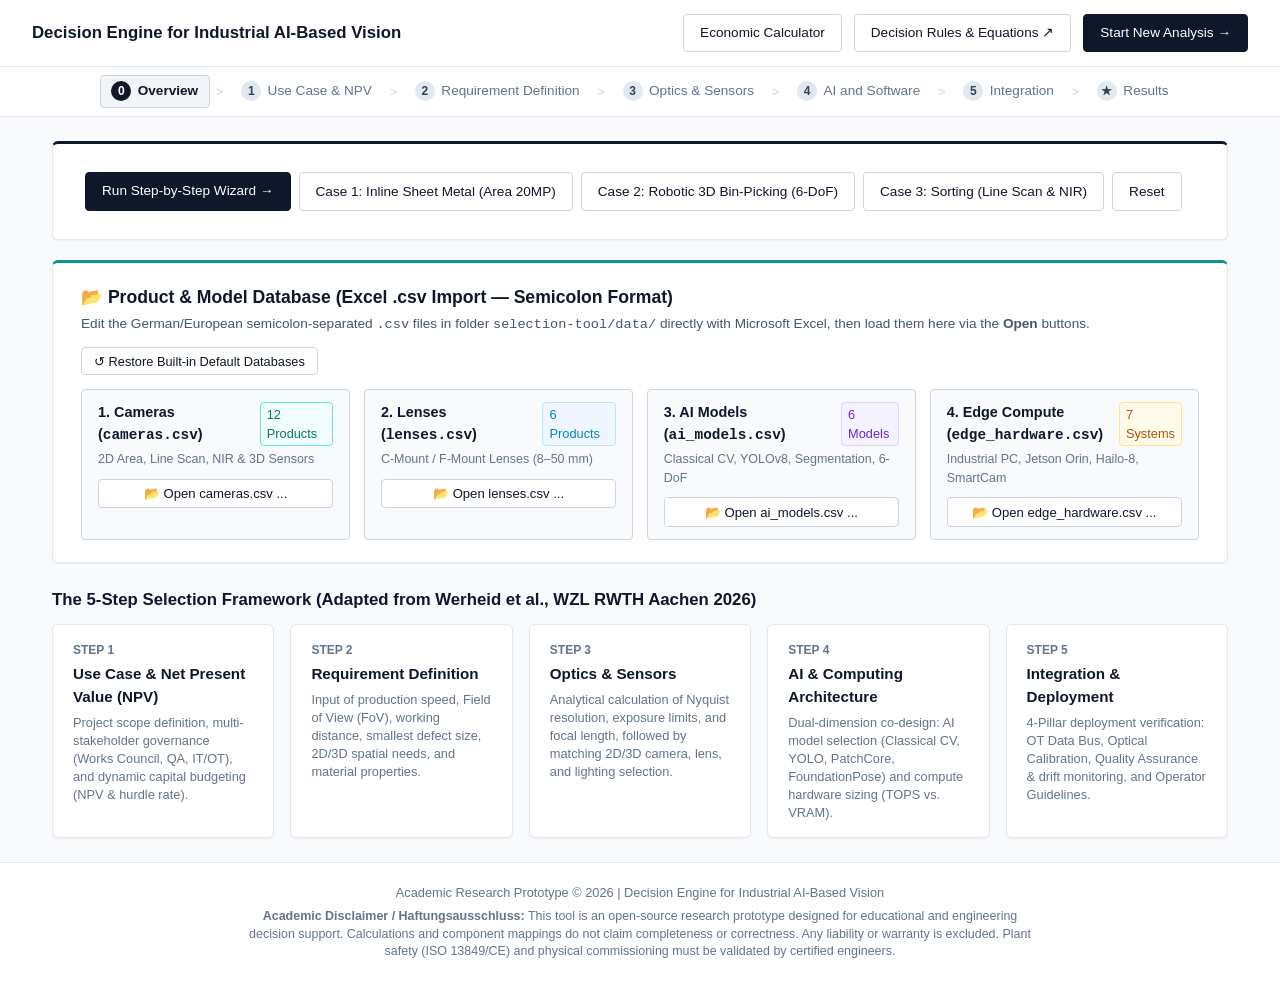
<file: index.html>
<!DOCTYPE html>
<html lang="en">
<head>
  <meta charset="UTF-8">
  <meta name="viewport" content="width=device-width, initial-scale=1.0">
  <title>Decision Engine for Industrial AI-Based Vision</title>
  <link rel="stylesheet" href="css/style.css">
</head>
<body>

  <!-- Top Navigation Header -->
  <header class="top-header">
    <div class="brand-container">
      <div>
        <h1 class="brand-title">Decision Engine for Industrial AI-Based Vision</h1>
      </div>
    </div>
    <div class="header-actions">
      <a href="calculator_economic.html" class="btn btn-secondary">Economic Calculator</a>
      <a href="rules_step2.html" target="_blank" class="btn btn-secondary">Decision Rules &amp; Equations &nearr;</a>
      <a href="step1_use_case.html" class="btn btn-primary">Start New Analysis &rarr;</a>
    </div>
  </header>

  <!-- Step Wizard Bar -->
  <nav class="wizard-nav">
    <div class="step-item active"><span class="step-num">0</span> Overview</div>
    <span class="step-divider">&gt;</span>
    <a href="step1_use_case.html" class="step-item"><span class="step-num">1</span> Use Case &amp; NPV</a>
    <span class="step-divider">&gt;</span>
    <a href="step2_requirements.html" class="step-item"><span class="step-num">2</span> Requirement Definition</a>
    <span class="step-divider">&gt;</span>
    <a href="step3_hardware_optics.html" class="step-item"><span class="step-num">3</span> Optics & Sensors</a>
    <span class="step-divider">&gt;</span>
    <a href="step4_software_ai.html" class="step-item"><span class="step-num">4</span> AI and Software</a>
    <span class="step-divider">&gt;</span>
    <a href="step5_integration.html" class="step-item"><span class="step-num">5</span> Integration</a>
    <span class="step-divider">&gt;</span>
    <a href="results.html" class="step-item"><span class="step-num">★</span> Results</a>
  </nav>

  <!-- Main Hero & Presets Section -->
  <main class="main-wrapper">
    <section class="card" style="padding: 1.75rem 2rem; border-top: 3px solid #0f172a;">


      <!-- Quick Action Buttons -->
      <div style="display: flex; gap: 0.5rem; flex-wrap: wrap;">
        <a href="step1_use_case.html" class="btn btn-primary">
          Run Step-by-Step Wizard &rarr;
        </a>
        <button id="btn-load-case-1" class="btn btn-secondary">
          Case 1: Inline Sheet Metal (Area 20MP)
        </button>
        <button id="btn-load-case-2" class="btn btn-secondary">
          Case 2: Robotic 3D Bin-Picking (6-DoF)
        </button>
        <button id="btn-load-case-3" class="btn btn-secondary">
          Case 3: Sorting (Line Scan &amp; NIR)
        </button>
        <button id="btn-reset" class="btn btn-secondary">
          Reset
        </button>
      </div>
    </section>

    <!-- CSV Database Import Section (European / German Excel Semicolon Format) -->
    <section class="card" style="margin-top: 1.25rem; padding: 1.35rem 1.75rem; border-top: 3px solid #0f9489;">
      <div style="display: flex; justify-content: space-between; align-items: center; flex-wrap: wrap; gap: 0.75rem; margin-bottom: 0.5rem;">
        <div>
          <h3 style="font-size: 1.1rem; font-weight: 700; margin: 0; color: #0f172a;">
            📂 Product &amp; Model Database (Excel .csv Import — Semicolon Format)
          </h3>
          <p style="font-size: 0.85rem; color: #475569; margin: 0.2rem 0 0 0;">
            Edit the German/European semicolon-separated <code>.csv</code> files in folder <code>selection-tool/data/</code> directly with Microsoft Excel, then load them here via the <strong>Open</strong> buttons.
          </p>
        </div>
        <button id="btn-reset-csv" type="button" class="btn btn-secondary" style="font-size: 0.8rem; padding: 0.35rem 0.75rem;">
          ↺ Restore Built-in Default Databases
        </button>
      </div>

      <div style="display: grid; grid-template-columns: repeat(auto-fit, minmax(240px, 1fr)); gap: 0.85rem; margin-top: 0.85rem;">
        
        <!-- 1. Cameras CSV -->
        <div class="stat-box" style="margin-bottom: 0; background: #f8fafc; border: 1px solid #cbd5e1;">
          <div style="display: flex; justify-content: space-between; align-items: center;">
            <strong style="font-size: 0.9rem; color: #0f172a;">1. Cameras (<code>cameras.csv</code>)</strong>
            <span id="badge-count-cameras" class="unit-badge" style="background: #f0fdfa; color: #0d746c; border: 1px solid #5eead4;">11 Products</span>
          </div>
          <div style="font-size: 0.78rem; color: #64748b; margin: 0.25rem 0 0.6rem 0;">
            2D Area, Line Scan, NIR &amp; 3D Sensors
          </div>
          <input type="file" id="file-csv-cameras" accept=".csv" style="display: none;">
          <button type="button" onclick="document.getElementById('file-csv-cameras').click()" class="btn btn-secondary" style="width: 100%; font-size: 0.82rem; padding: 0.4rem;">
            📂 Open cameras.csv ...
          </button>
        </div>

        <!-- 2. Lenses CSV -->
        <div class="stat-box" style="margin-bottom: 0; background: #f8fafc; border: 1px solid #cbd5e1;">
          <div style="display: flex; justify-content: space-between; align-items: center;">
            <strong style="font-size: 0.9rem; color: #0f172a;">2. Lenses (<code>lenses.csv</code>)</strong>
            <span id="badge-count-lenses" class="unit-badge" style="background: #eff6ff; color: #0284c7; border: 1px solid #bae6fd;">6 Products</span>
          </div>
          <div style="font-size: 0.78rem; color: #64748b; margin: 0.25rem 0 0.6rem 0;">
            C-Mount / F-Mount Lenses (8–50 mm)
          </div>
          <input type="file" id="file-csv-lenses" accept=".csv" style="display: none;">
          <button type="button" onclick="document.getElementById('file-csv-lenses').click()" class="btn btn-secondary" style="width: 100%; font-size: 0.82rem; padding: 0.4rem;">
            📂 Open lenses.csv ...
          </button>
        </div>

        <!-- 3. AI Models CSV -->
        <div class="stat-box" style="margin-bottom: 0; background: #f8fafc; border: 1px solid #cbd5e1;">
          <div style="display: flex; justify-content: space-between; align-items: center;">
            <strong style="font-size: 0.9rem; color: #0f172a;">3. AI Models (<code>ai_models.csv</code>)</strong>
            <span id="badge-count-models" class="unit-badge" style="background: #f5f3ff; color: #6d28d9; border: 1px solid #ddd6fe;">5 Models</span>
          </div>
          <div style="font-size: 0.78rem; color: #64748b; margin: 0.25rem 0 0.6rem 0;">
            Classical CV, YOLOv8, Segmentation, 6-DoF
          </div>
          <input type="file" id="file-csv-models" accept=".csv" style="display: none;">
          <button type="button" onclick="document.getElementById('file-csv-models').click()" class="btn btn-secondary" style="width: 100%; font-size: 0.82rem; padding: 0.4rem;">
            📂 Open ai_models.csv ...
          </button>
        </div>

        <!-- 4. Edge Compute CSV -->
        <div class="stat-box" style="margin-bottom: 0; background: #f8fafc; border: 1px solid #cbd5e1;">
          <div style="display: flex; justify-content: space-between; align-items: center;">
            <strong style="font-size: 0.9rem; color: #0f172a;">4. Edge Compute (<code>edge_hardware.csv</code>)</strong>
            <span id="badge-count-hardware" class="unit-badge" style="background: #fffbeb; color: #b45309; border: 1px solid #fde68a;">5 Systems</span>
          </div>
          <div style="font-size: 0.78rem; color: #64748b; margin: 0.25rem 0 0.6rem 0;">
            Industrial PC, Jetson Orin, Hailo-8, SmartCam
          </div>
          <input type="file" id="file-csv-hardware" accept=".csv" style="display: none;">
          <button type="button" onclick="document.getElementById('file-csv-hardware').click()" class="btn btn-secondary" style="width: 100%; font-size: 0.82rem; padding: 0.4rem;">
            📂 Open edge_hardware.csv ...
          </button>
        </div>

      </div>

      <div id="csv-import-status" style="display: none; margin-top: 0.75rem; padding: 0.5rem 0.85rem; background: #dcfce7; color: #15803d; border: 1px solid #86efac; border-radius: 6px; font-size: 0.85rem; font-weight: 600;">
        ✓ CSV file loaded successfully!
      </div>
    </section>

    <!-- Methodology Overview (Werheid et al. 2026 alignment) -->
    <div style="margin-top: 1.5rem;">
      <h3 style="font-size: 1.05rem; font-weight: 600; margin-bottom: 0.75rem; color: #0f172a;">
        The 5-Step Selection Framework (Adapted from Werheid et al., WZL RWTH Aachen 2026)
      </h3>

      <div style="display: grid; grid-template-columns: repeat(auto-fit, minmax(210px, 1fr)); gap: 1rem;">
        
        <div class="card" style="margin-bottom: 0; padding: 1rem 1.25rem;">
          <div style="color: #64748b; font-weight: 600; font-size: 0.75rem; margin-bottom: 0.25rem;">STEP 1</div>
          <h4 style="font-size: 0.95rem; font-weight: 600; margin-bottom: 0.35rem;">Use Case &amp; Net Present Value (NPV)</h4>
          <p style="font-size: 0.8rem; color: #64748b; line-height: 1.4;">
            Project scope definition, multi-stakeholder governance (Works Council, QA, IT/OT), and dynamic capital budgeting (NPV &amp; hurdle rate).
          </p>
        </div>

        <div class="card" style="margin-bottom: 0; padding: 1rem 1.25rem;">
          <div style="color: #64748b; font-weight: 600; font-size: 0.75rem; margin-bottom: 0.25rem;">STEP 2</div>
          <h4 style="font-size: 0.95rem; font-weight: 600; margin-bottom: 0.35rem;">Requirement Definition</h4>
          <p style="font-size: 0.8rem; color: #64748b; line-height: 1.4;">
            Input of production speed, Field of View (FoV), working distance, smallest defect size, 2D/3D spatial needs, and material properties.
          </p>
        </div>

        <div class="card" style="margin-bottom: 0; padding: 1rem 1.25rem;">
          <div style="color: #64748b; font-weight: 600; font-size: 0.75rem; margin-bottom: 0.25rem;">STEP 3</div>
          <h4 style="font-size: 0.95rem; font-weight: 600; margin-bottom: 0.35rem;">Optics &amp; Sensors</h4>
          <p style="font-size: 0.8rem; color: #64748b; line-height: 1.4;">
            Analytical calculation of Nyquist resolution, exposure limits, and focal length, followed by matching 2D/3D camera, lens, and lighting selection.
          </p>
        </div>

        <div class="card" style="margin-bottom: 0; padding: 1rem 1.25rem;">
          <div style="color: #64748b; font-weight: 600; font-size: 0.75rem; margin-bottom: 0.25rem;">STEP 4</div>
          <h4 style="font-size: 0.95rem; font-weight: 600; margin-bottom: 0.35rem;">AI &amp; Computing Architecture</h4>
          <p style="font-size: 0.8rem; color: #64748b; line-height: 1.4;">
            Dual-dimension co-design: AI model selection (Classical CV, YOLO, PatchCore, FoundationPose) and compute hardware sizing (TOPS vs. VRAM).
          </p>
        </div>

        <div class="card" style="margin-bottom: 0; padding: 1rem 1.25rem;">
          <div style="color: #64748b; font-weight: 600; font-size: 0.75rem; margin-bottom: 0.25rem;">STEP 5</div>
          <h4 style="font-size: 0.95rem; font-weight: 600; margin-bottom: 0.35rem;">Integration &amp; Deployment</h4>
          <p style="font-size: 0.8rem; color: #64748b; line-height: 1.4;">
            4-Pillar deployment verification: OT Data Bus, Optical Calibration, Quality Assurance &amp; drift monitoring, and Operator Guidelines.
          </p>
        </div>

      </div>
    </div>
  </main>

  <footer>
    <p>Academic Research Prototype &copy; 2026 | Decision Engine for Industrial AI-Based Vision</p>
    <p style="font-size: 0.78rem; color: #64748b; margin-top: 0.35rem; max-width: 800px; margin-left: auto; margin-right: auto; line-height: 1.4;">
      <strong>Academic Disclaimer / Haftungsausschluss:</strong> This tool is an open-source research prototype designed for educational and engineering decision support. 
      Calculations and component mappings do not claim completeness or correctness. Any liability or warranty is excluded. 
      Plant safety (ISO 13849/CE) and physical commissioning must be validated by certified engineers.
    </p>
  </footer>

  <script src="js/data/cameras.js"></script>
  <script src="js/data/models.js"></script>
  <script src="js/data/hardware.js"></script>
  <script src="js/engine/optics.js"></script>
  <script src="js/engine/latency.js"></script>
  <script src="js/engine/mcdm.js"></script>
  <script src="js/app.js"></script>

  <script>
    document.getElementById("btn-load-case-1").addEventListener("click", () => {
      AppState.loadPresetCase1();
      window.location.href = "step1_use_case.html";
    });

    document.getElementById("btn-load-case-2").addEventListener("click", () => {
      AppState.loadPresetCase2();
      window.location.href = "step1_use_case.html";
    });

    document.getElementById("btn-load-case-3").addEventListener("click", () => {
      AppState.loadPresetCase3();
      window.location.href = "step1_use_case.html";
    });

    document.getElementById("btn-reset").addEventListener("click", () => {
      if (confirm("Reset configuration to default values?")) {
        AppState.reset();
        location.reload();
      }
    });

    // CSV Database Import Handlers on Start Page
    const elStatus = document.getElementById("csv-import-status");
    function showCsvStatus(msg) {
      elStatus.textContent = msg;
      elStatus.style.display = "block";
      updateCatalogBadges();
    }

    function updateCatalogBadges() {
      const camCount = (typeof CAMERA_CATALOG !== "undefined") ? CAMERA_CATALOG.length : 11;
      const isCustomCam = !!localStorage.getItem(CSVDatabase.KEYS.CAMERAS);
      document.getElementById("badge-count-cameras").textContent = `${camCount} Products${isCustomCam ? ' (CSV Loaded)' : ''}`;

      const savedLenses = localStorage.getItem(CSVDatabase.KEYS.LENSES);
      const lensCount = savedLenses ? JSON.parse(savedLenses).length : 6;
      document.getElementById("badge-count-lenses").textContent = `${lensCount} Products${savedLenses ? ' (CSV Loaded)' : ''}`;

      const modelCount = (typeof MODEL_CATALOG !== "undefined") ? MODEL_CATALOG.length : 5;
      const isCustomMod = !!localStorage.getItem(CSVDatabase.KEYS.MODELS);
      document.getElementById("badge-count-models").textContent = `${modelCount} Models${isCustomMod ? ' (CSV Loaded)' : ''}`;

      const hwCount = (typeof HARDWARE_CATALOG !== "undefined") ? HARDWARE_CATALOG.length : 5;
      const isCustomHw = !!localStorage.getItem(CSVDatabase.KEYS.HARDWARE);
      document.getElementById("badge-count-hardware").textContent = `${hwCount} Systems${isCustomHw ? ' (CSV Loaded)' : ''}`;
    }

    function bindCsvFileInput(inputId, importFn, label) {
      const inputEl = document.getElementById(inputId);
      if (!inputEl) return;
      inputEl.addEventListener("change", (evt) => {
        const file = evt.target.files[0];
        if (!file) return;
        const reader = new FileReader();
        reader.onload = (e) => {
          const items = importFn.call(CSVDatabase, e.target.result);
          showCsvStatus(`✓ Loaded ${items.length} entries from "${file.name}" (${label}) into browser session!`);
        };
        reader.readAsText(file, "UTF-8");
      });
    }

    bindCsvFileInput("file-csv-cameras", CSVDatabase.importCamerasCSV, "Cameras");
    bindCsvFileInput("file-csv-lenses", CSVDatabase.importLensesCSV, "Lenses");
    bindCsvFileInput("file-csv-models", CSVDatabase.importModelsCSV, "AI Models");
    bindCsvFileInput("file-csv-hardware", CSVDatabase.importHardwareCSV, "Edge Hardware");

    document.getElementById("btn-reset-csv").addEventListener("click", () => {
      CSVDatabase.resetAllCustomCSV();
      location.reload();
    });

    updateCatalogBadges();
  </script>
</body>
</html>
</file>
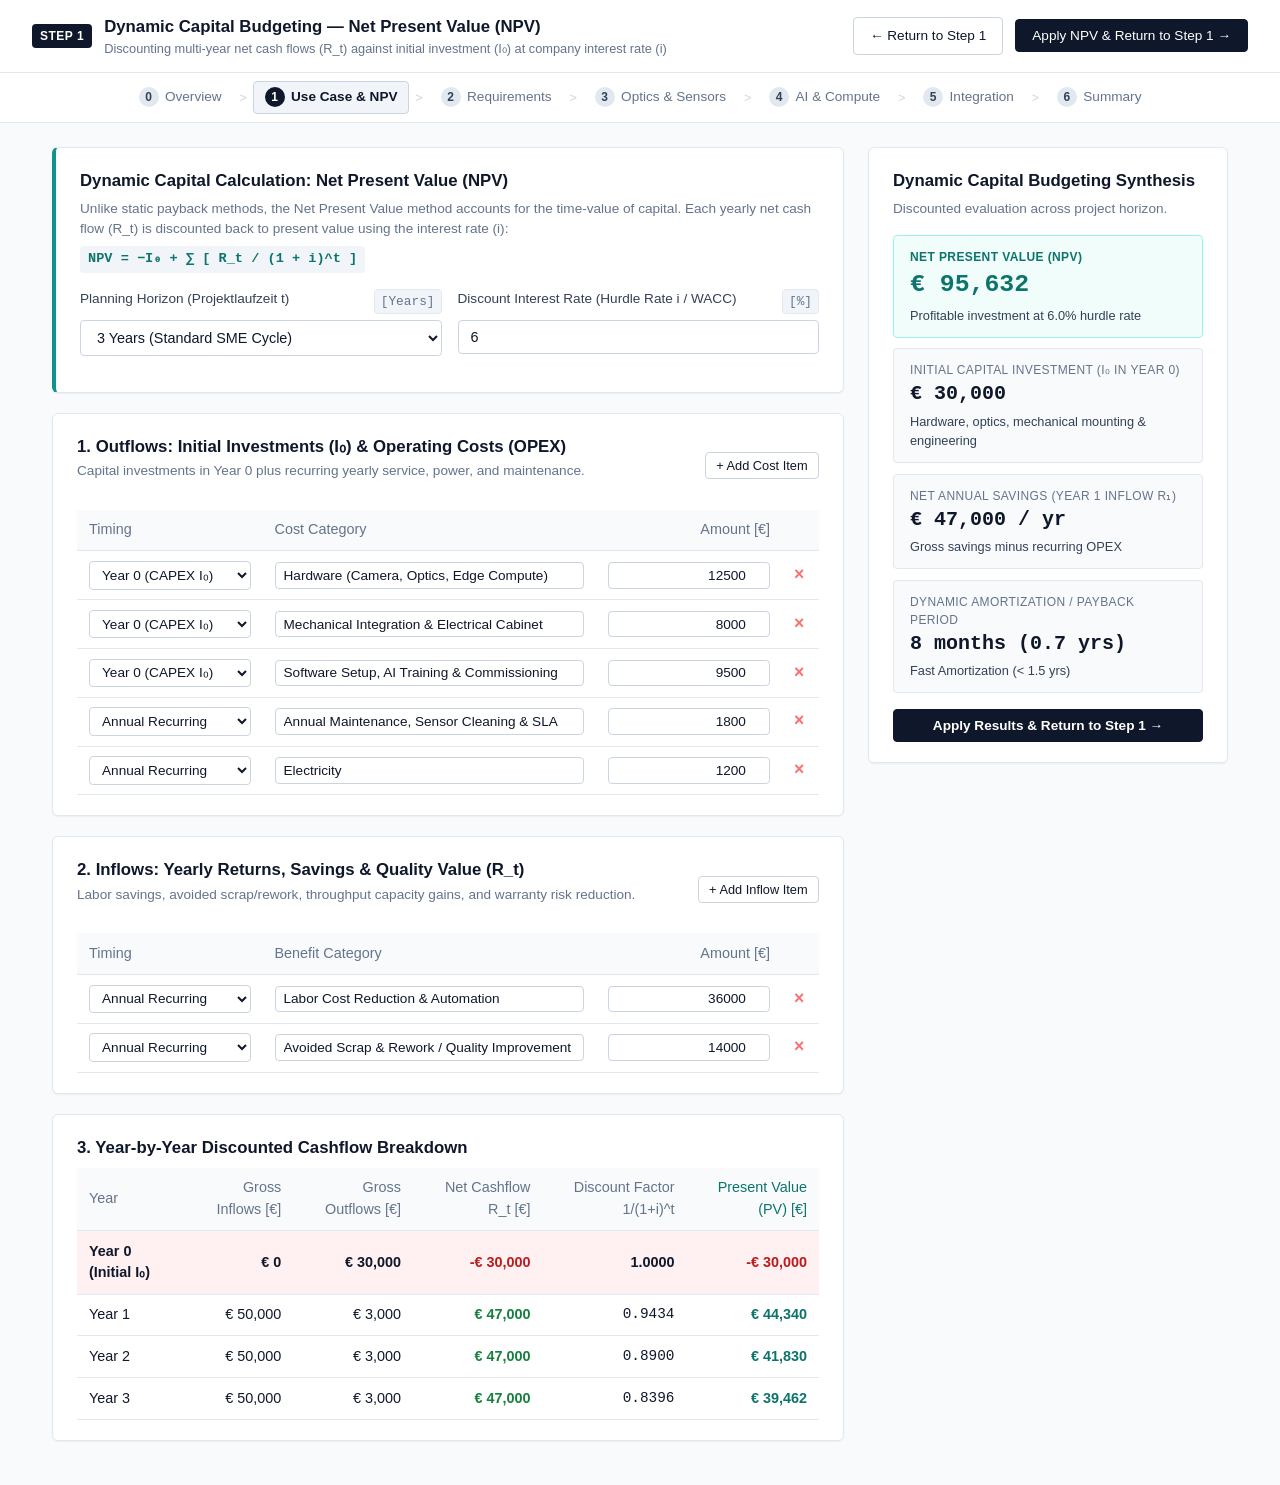
<file: calculator_economic.html>
<!DOCTYPE html>
<html lang="en">
<head>
  <meta charset="UTF-8">
  <meta name="viewport" content="width=device-width, initial-scale=1.0">
  <title>Dynamic Capital Budgeting — Net Present Value (NPV) Calculator | AI Vision</title>
  <link rel="stylesheet" href="css/style.css">
  <style>
    .cashflow-table th, .cashflow-table td {
      padding: 0.6rem 0.75rem;
      border-bottom: 1px solid var(--border-color);
      font-size: 0.9rem;
    }
    .btn-remove {
      background: transparent;
      color: #f87171;
      border: none;
      cursor: pointer;
      font-weight: 700;
      font-size: 1.1rem;
    }
  </style>
</head>
<body>

  <!-- Top Navigation Header -->
  <header class="top-header">
    <div class="brand-container">
      <span class="brand-badge">STEP 1</span>
      <div>
        <h1 class="brand-title">Dynamic Capital Budgeting — Net Present Value (NPV)</h1>
        <p class="brand-subtitle">Discounting multi-year net cash flows (R_t) against initial investment (I₀) at company interest rate (i)</p>
      </div>
    </div>
    <div class="header-actions">
      <a href="step1_use_case.html" class="btn btn-secondary">&larr; Return to Step 1</a>
      <button id="btn-save-and-return" class="btn btn-primary">Apply NPV &amp; Return to Step 1 &rarr;</button>
    </div>
  </header>

  <!-- Step Wizard Bar -->
  <nav class="wizard-nav">
    <a href="index.html" class="step-item"><span class="step-num">0</span> Overview</a>
    <span class="step-divider">&gt;</span>
    <a href="step1_use_case.html" class="step-item active"><span class="step-num">1</span> Use Case &amp; NPV</a>
    <span class="step-divider">&gt;</span>
    <a href="step2_requirements.html" class="step-item"><span class="step-num">2</span> Requirements</a>
    <span class="step-divider">&gt;</span>
    <a href="step3_hardware_optics.html" class="step-item"><span class="step-num">3</span> Optics &amp; Sensors</a>
    <span class="step-divider">&gt;</span>
    <a href="step4_software_ai.html" class="step-item"><span class="step-num">4</span> AI &amp; Compute</a>
    <span class="step-divider">&gt;</span>
    <a href="step5_integration.html" class="step-item"><span class="step-num">5</span> Integration</a>
    <span class="step-divider">&gt;</span>
    <a href="results.html" class="step-item"><span class="step-num">6</span> Summary</a>
  </nav>

  <!-- Main Container -->
  <main class="main-wrapper">
    <div class="grid-two-column">

      <!-- Left Column: Cashflow Configuration -->
      <div>

        <!-- NPV Theory & Parameter Sizing Card -->
        <div class="card" style="border-left: 4px solid #0f9489;">
          <h2 class="card-title">Dynamic Capital Calculation: Net Present Value (NPV)</h2>
          <p class="card-desc">
            Unlike static payback methods, the Net Present Value method accounts for the time-value of capital. Each yearly net cash flow (R_t) is discounted back to present value using the interest rate (i):
            <br>
            <code style="background: #f1f5f9; padding: 0.2rem 0.5rem; border-radius: 4px; font-weight: 700; color: #0d746c; display: inline-block; margin-top: 0.4rem;">
              NPV = −I₀ + ∑ [ R_t / (1 + i)^t ]
            </code>
          </p>

          <div style="display: grid; grid-template-columns: 1fr 1fr; gap: 1rem; margin-top: 0.75rem;">
            <div class="form-group">
              <label class="form-label" for="calc-horizon">Planning Horizon (Projektlaufzeit t) <span class="unit-badge">[Years]</span></label>
              <select id="calc-horizon" class="form-control">
                <option value="2">2 Years</option>
                <option value="3" selected>3 Years (Standard SME Cycle)</option>
                <option value="4">4 Years</option>
                <option value="5">5 Years (Strategic Plant Automation)</option>
              </select>
            </div>

            <div class="form-group">
              <label class="form-label" for="calc-discount-rate">Discount Interest Rate (Hurdle Rate i / WACC) <span class="unit-badge">[%]</span></label>
              <input type="number" id="calc-discount-rate" class="form-control" value="6.0" step="0.5" min="0" max="30">
            </div>
          </div>
        </div>

        <!-- Initial & Ongoing Expenses Table (Negative Cashflows) -->
        <div class="card">
          <div style="display: flex; justify-content: space-between; align-items: center;">
            <div>
              <h3 class="card-title" style="margin-bottom: 0;">1. Outflows: Initial Investments (I₀) &amp; Operating Costs (OPEX)</h3>
              <p class="card-desc" style="margin-top: 0.15rem;">Capital investments in Year 0 plus recurring yearly service, power, and maintenance.</p>
            </div>
            <button id="btn-add-expense" class="btn btn-secondary" style="font-size: 0.8rem; padding: 0.3rem 0.65rem;">
              + Add Cost Item
            </button>
          </div>

          <table class="cashflow-table" style="width: 100%; margin-top: 0.75rem; border-collapse: collapse;">
            <thead>
              <tr style="text-align: left; background: #f8fafc; font-size: 0.8rem; color: #475569;">
                <th style="width: 25%;">Timing</th>
                <th style="width: 45%;">Cost Category</th>
                <th style="width: 25%; text-align: right;">Amount [€]</th>
                <th style="width: 5%;"></th>
              </tr>
            </thead>
            <tbody id="tbody-expenses">
              <!-- Populated by JS -->
            </tbody>
          </table>
        </div>

        <!-- Inflows & Savings Table (Positive Cashflows) -->
        <div class="card">
          <div style="display: flex; justify-content: space-between; align-items: center;">
            <div>
              <h3 class="card-title" style="margin-bottom: 0;">2. Inflows: Yearly Returns, Savings &amp; Quality Value (R_t)</h3>
              <p class="card-desc" style="margin-top: 0.15rem;">Labor savings, avoided scrap/rework, throughput capacity gains, and warranty risk reduction.</p>
            </div>
            <button id="btn-add-income" class="btn btn-secondary" style="font-size: 0.8rem; padding: 0.3rem 0.65rem;">
              + Add Inflow Item
            </button>
          </div>

          <table class="cashflow-table" style="width: 100%; margin-top: 0.75rem; border-collapse: collapse;">
            <thead>
              <tr style="text-align: left; background: #f8fafc; font-size: 0.8rem; color: #475569;">
                <th style="width: 25%;">Timing</th>
                <th style="width: 45%;">Benefit Category</th>
                <th style="width: 25%; text-align: right;">Amount [€]</th>
                <th style="width: 5%;"></th>
              </tr>
            </thead>
            <tbody id="tbody-incomes">
              <!-- Populated by JS -->
            </tbody>
          </table>
        </div>

        <!-- Year-by-Year Discounted Cashflow Table -->
        <div class="card">
          <h3 class="card-title">3. Year-by-Year Discounted Cashflow Breakdown</h3>
          <table class="cashflow-table" style="width: 100%; margin-top: 0.5rem; border-collapse: collapse;">
            <thead>
              <tr style="text-align: left; background: #f8fafc; font-size: 0.8rem; color: #475569;">
                <th>Year</th>
                <th style="text-align: right;">Gross Inflows [€]</th>
                <th style="text-align: right;">Gross Outflows [€]</th>
                <th style="text-align: right;">Net Cashflow R_t [€]</th>
                <th style="text-align: right;">Discount Factor 1/(1+i)^t</th>
                <th style="text-align: right; color: #0d746c;">Present Value (PV) [€]</th>
              </tr>
            </thead>
            <tbody id="tbody-cashflow-stream">
              <!-- Populated by JS -->
            </tbody>
          </table>
        </div>

      </div>

      <!-- Right Column: Financial Metrics & Amortization -->
      <div>
        <div class="card" style="position: sticky; top: 80px;">
          <h3 class="card-title">Dynamic Capital Budgeting Synthesis</h3>
          <p class="card-desc">Discounted evaluation across project horizon.</p>

          <div class="stat-box" style="background: #f0fdfa; border: 1px solid #99f6e4;">
            <div class="stat-label" style="color: #0d746c; font-weight: 700;">Net Present Value (NPV)</div>
            <div class="stat-value" id="res-npv" style="font-size: 1.55rem; font-weight: 800; color: #0d746c;">€ 0</div>
            <div class="stat-sub" id="res-npv-status">Discounted at selected interest rate</div>
          </div>

          <div class="stat-box">
            <div class="stat-label">Initial Capital Investment (I₀ in Year 0)</div>
            <div class="stat-value" id="res-initial-capex">€ 0</div>
            <div class="stat-sub">Hardware, optics, mechanical mounting &amp; engineering</div>
          </div>

          <div class="stat-box">
            <div class="stat-label">Net Annual Savings (Year 1 Inflow R₁)</div>
            <div class="stat-value" id="res-net-year1">€ 0</div>
            <div class="stat-sub">Gross savings minus recurring OPEX</div>
          </div>

          <div class="stat-box">
            <div class="stat-label">Dynamic Amortization / Payback Period</div>
            <div class="stat-value" id="res-payback">0.0 months</div>
            <div class="stat-sub" id="res-payback-status">Calculated from cumulative cashflow</div>
          </div>

          <div style="margin-top: 1rem;">
            <button id="btn-apply-calculator" class="btn btn-primary" style="width: 100%; font-weight: 700;">
              Apply Results &amp; Return to Step 1 &rarr;
            </button>
          </div>
        </div>
      </div>

    </div>
  </main>

  <script src="js/data/cameras.js"></script>
  <script src="js/data/models.js"></script>
  <script src="js/data/hardware.js"></script>
  <script src="js/engine/optics.js"></script>
  <script src="js/engine/latency.js"></script>
  <script src="js/engine/mcdm.js"></script>
  <script src="js/app.js"></script>

  <script>
    const state = AppState.load();

    // Default cashflow items if not yet created in state
    if (!state.economicModel) {
      state.economicModel = {
        horizonYears: 3,
        discountRatePct: 6.0,
        expenses: [
          { id: 1, year: "Year 0", category: "Hardware (Camera, Optics, Edge Compute)", amount: 12500 },
          { id: 2, year: "Year 0", category: "Mechanical Integration & Electrical Cabinet", amount: 8000 },
          { id: 3, year: "Year 0", category: "Software Setup, AI Training & Commissioning", amount: 9500 },
          { id: 4, year: "Year 1+", category: "Annual Maintenance, Sensor Cleaning & SLA", amount: 1800 },
          { id: 5, year: "Year 1+", category: "Electricity", amount: 1200 }
        ],
        incomes: [
          { id: 101, year: "Year 1+", category: "Labor Cost Reduction (Automated Sorting/Inspection)", amount: 36000 },
          { id: 102, year: "Year 1+", category: "Avoided Scrap & Rework / Quality Improvement", amount: 14000 }
        ]
      };
    }

    const econ = state.economicModel;

    const elHorizon = document.getElementById("calc-horizon");
    const elDiscount = document.getElementById("calc-discount-rate");
    const tbodyExpenses = document.getElementById("tbody-expenses");
    const tbodyIncomes = document.getElementById("tbody-incomes");
    const tbodyStream = document.getElementById("tbody-cashflow-stream");

    const resNpv = document.getElementById("res-npv");
    const resNpvStatus = document.getElementById("res-npv-status");
    const resCapex = document.getElementById("res-initial-capex");
    const resNetY1 = document.getElementById("res-net-year1");
    const resPayback = document.getElementById("res-payback");
    const resPaybackStatus = document.getElementById("res-payback-status");

    // Prepopulate inputs
    elHorizon.value = econ.horizonYears || 3;
    elDiscount.value = econ.discountRatePct !== undefined ? econ.discountRatePct : 6.0;

    function renderTables() {
      // Expenses
      tbodyExpenses.innerHTML = "";
      econ.expenses.forEach(exp => {
        const tr = document.createElement("tr");
        tr.innerHTML = `
          <td>
            <select class="form-control" style="padding: 0.3rem 0.5rem; font-size: 0.85rem;" onchange="updateExpTiming(${exp.id}, this.value)">
              <option value="Year 0" ${exp.year === "Year 0" ? "selected" : ""}>Year 0 (CAPEX I₀)</option>
              <option value="Year 1" ${exp.year === "Year 1" ? "selected" : ""}>Year 1</option>
              <option value="Year 2" ${exp.year === "Year 2" ? "selected" : ""}>Year 2</option>
              <option value="Year 3" ${exp.year === "Year 3" ? "selected" : ""}>Year 3</option>
              <option value="Year 1+" ${exp.year === "Year 1+" ? "selected" : ""}>Annual Recurring</option>
            </select>
          </td>
          <td>
            <input type="text" class="form-control" style="padding: 0.3rem 0.5rem; font-size: 0.85rem;" value="${exp.category}" onchange="updateExpCat(${exp.id}, this.value)">
          </td>
          <td>
            <input type="number" class="form-control" style="padding: 0.3rem 0.5rem; font-size: 0.85rem; text-align: right;" value="${exp.amount}" step="500" onchange="updateExpAmount(${exp.id}, this.value)">
          </td>
          <td>
            <button class="btn-remove" onclick="removeExpense(${exp.id})">&times;</button>
          </td>
        `;
        tbodyExpenses.appendChild(tr);
      });

      // Incomes
      tbodyIncomes.innerHTML = "";
      econ.incomes.forEach(inc => {
        const tr = document.createElement("tr");
        tr.innerHTML = `
          <td>
            <select class="form-control" style="padding: 0.3rem 0.5rem; font-size: 0.85rem;" onchange="updateIncTiming(${inc.id}, this.value)">
              <option value="Year 1" ${inc.year === "Year 1" ? "selected" : ""}>Year 1</option>
              <option value="Year 2" ${inc.year === "Year 2" ? "selected" : ""}>Year 2</option>
              <option value="Year 3" ${inc.year === "Year 3" ? "selected" : ""}>Year 3</option>
              <option value="Year 1+" ${inc.year === "Year 1+" ? "selected" : ""}>Annual Recurring</option>
            </select>
          </td>
          <td>
            <input type="text" class="form-control" style="padding: 0.3rem 0.5rem; font-size: 0.85rem;" value="${inc.category}" onchange="updateIncCat(${inc.id}, this.value)">
          </td>
          <td>
            <input type="number" class="form-control" style="padding: 0.3rem 0.5rem; font-size: 0.85rem; text-align: right;" value="${inc.amount}" step="500" onchange="updateIncAmount(${inc.id}, this.value)">
          </td>
          <td>
            <button class="btn-remove" onclick="removeIncome(${inc.id})">&times;</button>
          </td>
        `;
        tbodyIncomes.appendChild(tr);
      });

      recomputeKPIs();
    }

    window.updateExpTiming = (id, val) => { const it = econ.expenses.find(x => x.id === id); if (it) it.year = val; recomputeKPIs(); };
    window.updateExpCat = (id, val) => { const it = econ.expenses.find(x => x.id === id); if (it) it.category = val; recomputeKPIs(); };
    window.updateExpAmount = (id, val) => { const it = econ.expenses.find(x => x.id === id); if (it) it.amount = parseFloat(val) || 0; recomputeKPIs(); };
    window.removeExpense = (id) => { econ.expenses = econ.expenses.filter(x => x.id !== id); renderTables(); };

    window.updateIncTiming = (id, val) => { const it = econ.incomes.find(x => x.id === id); if (it) it.year = val; recomputeKPIs(); };
    window.updateIncCat = (id, val) => { const it = econ.incomes.find(x => x.id === id); if (it) it.category = val; recomputeKPIs(); };
    window.updateIncAmount = (id, val) => { const it = econ.incomes.find(x => x.id === id); if (it) it.amount = parseFloat(val) || 0; recomputeKPIs(); };
    window.removeIncome = (id) => { econ.incomes = econ.incomes.filter(x => x.id !== id); renderTables(); };

    document.getElementById("btn-add-expense").addEventListener("click", () => {
      econ.expenses.push({ id: Date.now(), year: "Year 0", category: "New Expense Item", amount: 2000 });
      renderTables();
    });

    document.getElementById("btn-add-income").addEventListener("click", () => {
      econ.incomes.push({ id: Date.now(), year: "Year 1+", category: "New Revenue / Savings Item", amount: 5000 });
      renderTables();
    });

    function recomputeKPIs() {
      const years = parseInt(elHorizon.value) || 3;
      const rate = (parseFloat(elDiscount.value) || 6.0) / 100;

      // Year 0 CAPEX (I0)
      let capex = 0;
      econ.expenses.forEach(e => {
        if (e.year === "Year 0") capex += e.amount;
      });

      // Annual cashflows for Years 1..N
      const yearlyInflows = [];
      const yearlyOutflows = [];
      const netCashflows = [];

      for (let y = 1; y <= years; y++) {
        let incY = 0;
        let expY = 0;

        econ.incomes.forEach(i => {
          if (i.year === "Year 1+" || i.year === `Year ${y}`) incY += i.amount;
        });

        econ.expenses.forEach(e => {
          if (e.year === "Year 1+" || e.year === `Year ${y}`) expY += e.amount;
        });

        yearlyInflows.push(incY);
        yearlyOutflows.push(expY);
        netCashflows.push(incY - expY);
      }

      const netY1 = netCashflows.length > 0 ? netCashflows[0] : 0;

      // NPV Calculation: NPV = -I0 + sum(Rt / (1+i)^t)
      let npv = -capex;
      let streamHtml = `
        <tr style="background: #fff1f2; font-weight: 600;">
          <td>Year 0 (Initial I₀)</td>
          <td style="text-align: right;">€ 0</td>
          <td style="text-align: right;">€ ${capex.toLocaleString()}</td>
          <td style="text-align: right; color: #b91c1c;">-€ ${capex.toLocaleString()}</td>
          <td style="text-align: right;">1.0000</td>
          <td style="text-align: right; color: #b91c1c;">-€ ${capex.toLocaleString()}</td>
        </tr>
      `;

      for (let y = 1; y <= years; y++) {
        const r_t = netCashflows[y - 1] || 0;
        const discountFactor = 1 / Math.pow(1 + rate, y);
        const presentValue = r_t * discountFactor;
        npv += presentValue;

        streamHtml += `
          <tr>
            <td>Year ${y}</td>
            <td style="text-align: right;">€ ${yearlyInflows[y - 1].toLocaleString()}</td>
            <td style="text-align: right;">€ ${yearlyOutflows[y - 1].toLocaleString()}</td>
            <td style="text-align: right; font-weight: 600; color: ${r_t >= 0 ? '#15803d' : '#b91c1c'};">€ ${r_t.toLocaleString()}</td>
            <td style="text-align: right; font-family: monospace;">${discountFactor.toFixed(4)}</td>
            <td style="text-align: right; font-weight: 700; color: #0d746c;">€ ${Math.round(presentValue).toLocaleString()}</td>
          </tr>
        `;
      }
      tbodyStream.innerHTML = streamHtml;

      // Payback period
      let cumulative = -capex;
      let paybackMonths = 0;
      let amortized = false;

      if (capex <= 0) {
        paybackMonths = 0;
        amortized = true;
      } else {
        for (let m = 1; m <= years * 12; m++) {
          const yearIndex = Math.floor((m - 1) / 12);
          const monthlyNet = (netCashflows[yearIndex] || 0) / 12;
          cumulative += monthlyNet;
          if (cumulative >= 0 && !amortized) {
            paybackMonths = m;
            amortized = true;
            break;
          }
        }
      }

      // Update UI cards
      resCapex.textContent = "€ " + Math.round(capex).toLocaleString();
      resNetY1.textContent = "€ " + Math.round(netY1).toLocaleString() + " / yr";
      resNpv.textContent = "€ " + Math.round(npv).toLocaleString();

      if (npv >= 0) {
        resNpv.style.color = "#0d746c";
        resNpvStatus.textContent = `Profitable investment at ${(rate * 100).toFixed(1)}% hurdle rate`;
      } else {
        resNpv.style.color = "#dc2626";
        resNpvStatus.textContent = `Negative return at ${(rate * 100).toFixed(1)}% hurdle rate`;
      }

      if (amortized) {
        resPayback.textContent = paybackMonths + " months (" + (paybackMonths / 12).toFixed(1) + " yrs)";
        resPayback.style.color = paybackMonths <= 18 ? "var(--accent-emerald)" : "var(--accent-amber)";
        resPaybackStatus.textContent = paybackMonths <= 18 ? "Fast Amortization (< 1.5 yrs)" : "Acceptable Amortization";
      } else {
        resPayback.textContent = "> " + (years * 12) + " months";
        resPayback.style.color = "var(--accent-rose)";
        resPaybackStatus.textContent = "Not fully amortized within selected horizon";
      }

      // Save summary object into economicModel
      econ.horizonYears = years;
      econ.discountRatePct = parseFloat(elDiscount.value);
      econ.summary = {
        capex: capex,
        netAnnualSavings: netY1,
        paybackMonths: amortized ? paybackMonths : (years * 12 + 1),
        npv: Math.round(npv)
      };
      state.business.maxBudgetEuro = capex;
      AppState.save(state);
    }

    elHorizon.addEventListener("change", recomputeKPIs);
    elDiscount.addEventListener("input", recomputeKPIs);

    const handleReturn = () => {
      AppState.save(state);
      window.location.href = "step1_use_case.html";
    };

    document.getElementById("btn-apply-calculator").addEventListener("click", handleReturn);
    document.getElementById("btn-save-and-return").addEventListener("click", handleReturn);

    renderTables();
  </script>
</body>
</html>
</file>
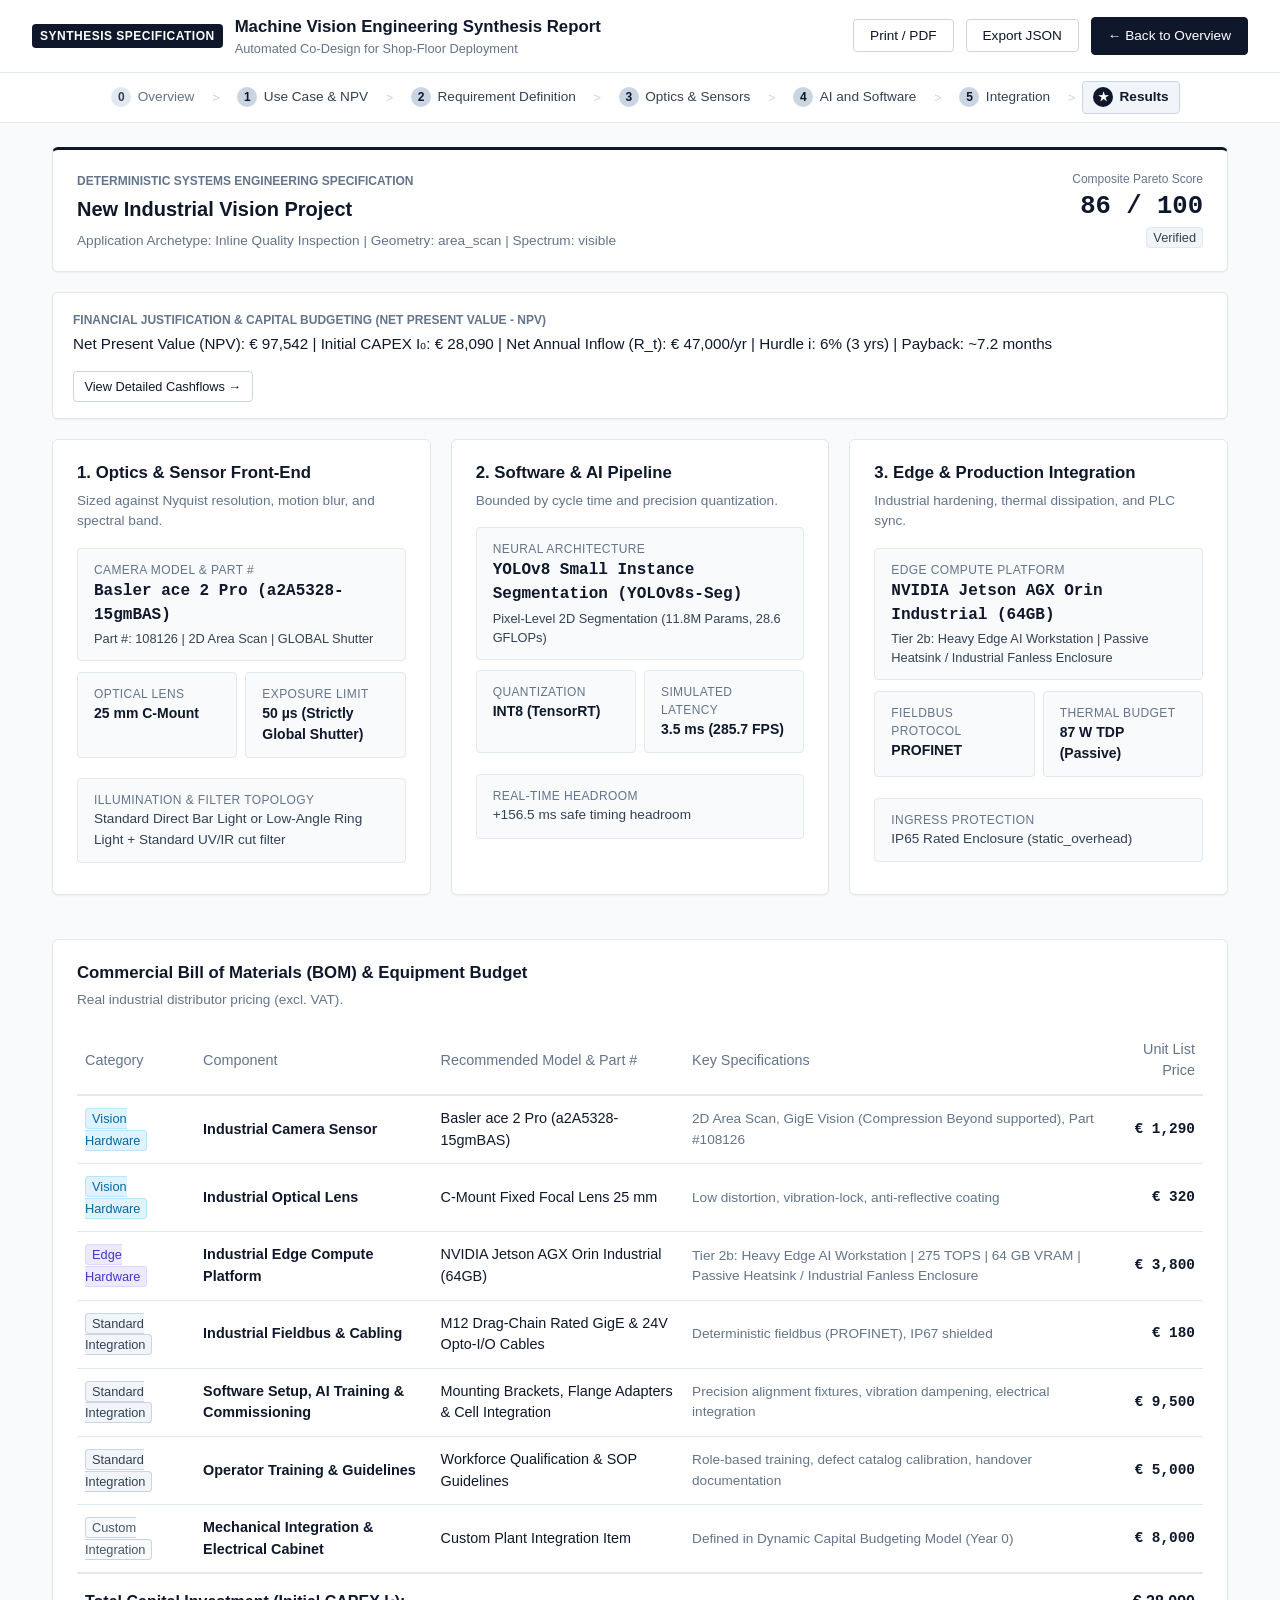
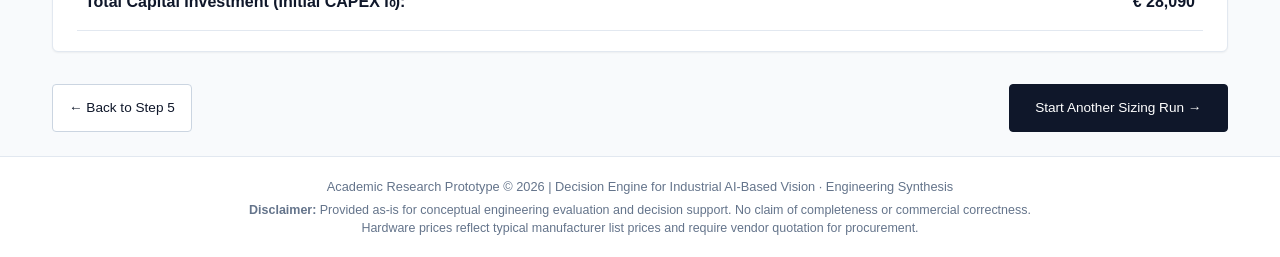
<file: results.html>
<!DOCTYPE html>
<html lang="en">
<head>
  <meta charset="UTF-8">
  <meta name="viewport" content="width=device-width, initial-scale=1.0">
  <title>Synthesis Report | AI Vision Selection Tool</title>
  <link rel="stylesheet" href="css/style.css">
  <style>
    @media print {
      .top-header, .wizard-nav, .no-print {
        display: none !important;
      }
      body {
        background-color: white !important;
        color: black !important;
      }
      .card {
        background-color: white !important;
        border: 1px solid #ccc !important;
        box-shadow: none !important;
        color: black !important;
      }
      .stat-box {
        background-color: #f8fafc !important;
        border: 1px solid #e2e8f0 !important;
        color: black !important;
      }
      .stat-value {
        color: #0284c7 !important;
      }
    }
  </style>
</head>
<body>

  <!-- Top Navigation Header -->
  <header class="top-header">
    <div class="brand-container">
      <span class="brand-badge">SYNTHESIS SPECIFICATION</span>
      <div>
        <h1 class="brand-title">Machine Vision Engineering Synthesis Report</h1>
        <p class="brand-subtitle">Automated Co-Design for Shop-Floor Deployment</p>
      </div>
    </div>
    <div class="header-actions no-print">
      <button onclick="window.print()" class="btn btn-secondary">Print / PDF</button>
      <button id="btn-export-json" class="btn btn-secondary">Export JSON</button>
      <a href="index.html" class="btn btn-primary">&larr; Back to Overview</a>
    </div>
  </header>

  <!-- Step Wizard Bar -->
  <nav class="wizard-nav no-print">
    <a href="index.html" class="step-item"><span class="step-num">0</span> Overview</a>
    <span class="step-divider">&gt;</span>
    <a href="step1_use_case.html" class="step-item completed"><span class="step-num">1</span> Use Case &amp; NPV</a>
    <span class="step-divider">&gt;</span>
    <a href="step2_requirements.html" class="step-item completed"><span class="step-num">2</span> Requirement Definition</a>
    <span class="step-divider">&gt;</span>
    <a href="step3_hardware_optics.html" class="step-item completed"><span class="step-num">3</span> Optics & Sensors</a>
    <span class="step-divider">&gt;</span>
    <a href="step4_software_ai.html" class="step-item completed"><span class="step-num">4</span> AI and Software</a>
    <span class="step-divider">&gt;</span>
    <a href="step5_integration.html" class="step-item completed"><span class="step-num">5</span> Integration</a>
    <span class="step-divider">&gt;</span>
    <div class="step-item active"><span class="step-num">★</span> Results</div>
  </nav>

  <main class="main-wrapper">
    
    <!-- Executive Summary Banner -->
    <section class="card" style="border-top: 3px solid #0f172a; padding: 1.25rem 1.5rem;">
      <div style="display: flex; justify-content: space-between; align-items: start; flex-wrap: wrap; gap: 1rem;">
        <div>
          <span style="font-size: 0.75rem; text-transform: uppercase; color: var(--text-muted); font-weight: 600;">
            Deterministic Systems Engineering Specification
          </span>
          <h2 id="report-project-name" style="font-size: 1.25rem; font-weight: 600; margin: 0.2rem 0 0.4rem 0;">
            Industrial Machine Vision System
          </h2>
          <p id="report-archetype" style="color: var(--text-muted); font-size: 0.85rem;">
            Application Archetype: Inline Quality Inspection
          </p>
        </div>
        <div style="text-align: right;">
          <div style="font-size: 0.75rem; color: var(--text-muted);">Composite Pareto Score</div>
          <div id="report-global-score" style="font-size: 1.6rem; font-weight: 700; color: #0f172a; font-family: monospace;">
            88 / 100
          </div>
          <span class="unit-badge">Verified</span>
        </div>
      </div>
    </section>

    <!-- Economic Multi-Year Amortization Banner -->
    <section class="card" style="padding: 1rem 1.25rem;">
      <div style="display: flex; justify-content: space-between; align-items: center; flex-wrap: wrap; gap: 1rem;">
        <div>
          <span style="font-size: 0.75rem; text-transform: uppercase; color: var(--text-muted); font-weight: 600;">
            Financial Justification & Capital Budgeting (Net Present Value - NPV)
          </span>
          <div id="rep-econ-headline" style="font-size: 0.95rem; font-weight: 500; color: var(--text-main); margin-top: 0.15rem;">
            Net Present Value (NPV): € 98,420 | Initial CAPEX I₀: € 30,000 | Net Annual Inflow: € 48,200/yr | Hurdle i: 6.0% (3 yrs) | Payback: ~7.5 months
          </div>
        </div>
        <a href="calculator_economic.html" class="btn btn-secondary no-print" style="font-size: 0.8rem; padding: 0.3rem 0.65rem;">
          View Detailed Cashflows &rarr;
        </a>
      </div>
    </section>

    <!-- Three Architectural Subsystem Pillars -->
    <div style="display: grid; grid-template-columns: repeat(auto-fit, minmax(300px, 1fr)); gap: 1.25rem; margin-bottom: 1.5rem;">
      
      <!-- Subsystem 1: Optics & Sensor -->
      <div class="card">
        <h3 class="card-title">
          1. Optics & Sensor Front-End
        </h3>
        <p class="card-desc">Sized against Nyquist resolution, motion blur, and spectral band.</p>

        <div class="stat-box">
          <div class="stat-label">Camera Model & Part #</div>
          <div class="stat-value" id="rep-cam-name" style="font-size: 1rem;">Basler ace 2 20MP</div>
          <div class="stat-sub" id="rep-cam-sub">Part #: 108126 | Global Shutter</div>
        </div>

        <div style="display: grid; grid-template-columns: 1fr 1fr; gap: 0.5rem; margin-bottom: 0.65rem;">
          <div class="stat-box">
            <div class="stat-label">Optical Lens</div>
            <div id="rep-lens" style="font-weight: 600; color: var(--text-main);">25 mm C-Mount</div>
          </div>
          <div class="stat-box">
            <div class="stat-label">Exposure Limit</div>
            <div id="rep-exp" style="font-weight: 600; color: var(--text-main);">12.5 µs (Strobe)</div>
          </div>
        </div>

        <div class="stat-box">
          <div class="stat-label">Illumination & Filter Topology</div>
          <div id="rep-illum" style="font-size: 0.85rem; color: var(--text-secondary);">
            Diffuse On-Axis / Polarized Dome Light
          </div>
        </div>
      </div>

      <!-- Subsystem 2: AI Software & Latency -->
      <div class="card">
        <h3 class="card-title">
          2. Software & AI Pipeline
        </h3>
        <p class="card-desc">Bounded by cycle time and precision quantization.</p>

        <div class="stat-box">
          <div class="stat-label">Neural Architecture</div>
          <div class="stat-value" id="rep-model-name" style="font-size: 1rem;">YOLOv8s-Seg</div>
          <div class="stat-sub" id="rep-model-sub">Instance Segmentation</div>
        </div>

        <div style="display: grid; grid-template-columns: 1fr 1fr; gap: 0.5rem; margin-bottom: 0.65rem;">
          <div class="stat-box">
            <div class="stat-label">Quantization</div>
            <div id="rep-quant" style="font-weight: 600;">INT8 TensorRT</div>
          </div>
          <div class="stat-box">
            <div class="stat-label">Simulated Latency</div>
            <div id="rep-lat" style="font-weight: 600;">8.4 ms (119 FPS)</div>
          </div>
        </div>

        <div class="stat-box">
          <div class="stat-label">Real-Time Headroom</div>
          <div id="rep-headroom" style="font-size: 0.85rem; color: var(--text-secondary);">
            +99.1 ms safe margin below takt time
          </div>
        </div>
      </div>

      <!-- Subsystem 3: Edge Compute & OT Integration -->
      <div class="card">
        <h3 class="card-title">
          3. Edge & Production Integration
        </h3>
        <p class="card-desc">Industrial hardening, thermal dissipation, and PLC sync.</p>

        <div class="stat-box">
          <div class="stat-label">Edge Compute Platform</div>
          <div class="stat-value" id="rep-hw-name" style="font-size: 1rem;">Siemens SIMATIC IPC227G</div>
          <div class="stat-sub" id="rep-hw-sub">Intel Core Ultra | Fanless DIN-Rail</div>
        </div>

        <div style="display: grid; grid-template-columns: 1fr 1fr; gap: 0.5rem; margin-bottom: 0.65rem;">
          <div class="stat-box">
            <div class="stat-label">Fieldbus Protocol</div>
            <div id="rep-fieldbus" style="font-weight: 600; color: var(--text-main);">PROFINET IO</div>
          </div>
          <div class="stat-box">
            <div class="stat-label">Thermal Budget</div>
            <div id="rep-power" style="font-weight: 600; color: var(--text-main);">37 W (Passive)</div>
          </div>
        </div>

        <div class="stat-box">
          <div class="stat-label">Ingress Protection</div>
          <div id="rep-ip" style="font-size: 0.85rem; color: var(--text-secondary);">
            IP65 Sealed Enclosure
          </div>
        </div>
      </div>

    </div>

    <!-- Bill of Materials (BOM) Table -->
    <section class="card">
      <h3 class="card-title">Commercial Bill of Materials (BOM) & Equipment Budget</h3>
      <p class="card-desc">Real industrial distributor pricing (excl. VAT).</p>

      <table style="width: 100%; border-collapse: collapse; font-size: 0.9rem; text-align: left;">
        <thead>
          <tr style="border-bottom: 2px solid var(--border-color); color: var(--text-muted);">
            <th style="padding: 0.75rem 0.5rem;">Category</th>
            <th style="padding: 0.75rem 0.5rem;">Component</th>
            <th style="padding: 0.75rem 0.5rem;">Recommended Model &amp; Part #</th>
            <th style="padding: 0.75rem 0.5rem;">Key Specifications</th>
            <th style="padding: 0.75rem 0.5rem; text-align: right;">Unit List Price</th>
          </tr>
        </thead>
        <tbody id="bom-table-body">
          <!-- Dynamically populated via JS -->
        </tbody>
        <tfoot>
          <tr style="border-top: 2px solid var(--border-color); font-weight: 700; font-size: 1rem;">
            <td colspan="4" style="padding: 1rem 0.5rem;">Total Capital Investment (Initial CAPEX I₀):</td>
            <td id="bom-total-cost" style="padding: 1rem 0.5rem; text-align: right; color: var(--accent-emerald);">€ 0</td>
          </tr>
        </tfoot>
      </table>
    </section>

    <!-- Navigation / Actions -->
    <div class="no-print" style="display: flex; justify-content: space-between; margin-top: 2rem;">
      <a href="step5_integration.html" class="btn btn-secondary">&larr; Back to Step 5</a>
      <a href="index.html" class="btn btn-primary" style="padding: 0.8rem 1.6rem;">
        Start Another Sizing Run &rarr;
      </a>
    </div>

  </main>

  <footer>
    <p>Academic Research Prototype &copy; 2026 | Decision Engine for Industrial AI-Based Vision &middot; Engineering Synthesis</p>
    <p style="font-size: 0.78rem; color: #64748b; margin-top: 0.35rem; max-width: 800px; margin-left: auto; margin-right: auto; line-height: 1.4;">
      <strong>Disclaimer:</strong> Provided as-is for conceptual engineering evaluation and decision support. 
      No claim of completeness or commercial correctness. Hardware prices reflect typical manufacturer list prices and require vendor quotation for procurement.
    </p>
  </footer>

  <script src="js/data/cameras.js"></script>
  <script src="js/data/models.js"></script>
  <script src="js/data/hardware.js"></script>
  <script src="js/engine/optics.js"></script>
  <script src="js/engine/latency.js"></script>
  <script src="js/engine/mcdm.js"></script>
  <script src="js/app.js"></script>

  <script>
    const state = AppState.load();
    const req = state.requirements;
    const calc = state.opticsCalculations;

    const activeCam = CAMERA_CATALOG.find(c => c.id === state.optics.selectedCameraId) || CAMERA_CATALOG[0];
    const activeModel = MODEL_CATALOG.find(m => m.id === state.software.selectedModelId) || MODEL_CATALOG[1];
    const activeHw = HARDWARE_CATALOG.find(h => h.id === state.integration.selectedHardwareId) || HARDWARE_CATALOG[0];

    // Populate Header
    document.getElementById("report-project-name").textContent = state.business.projectName;
    let archLabel = "Inline Quality Inspection";
    if (state.business.useCaseType === "robot_assembly") archLabel = "Robotic Guidance & 3D Assembly";
    if (state.business.useCaseType === "sorting_logistics") archLabel = "Conveyor Sorting & Logistics Singulation";
    document.getElementById("report-archetype").textContent = `Application Archetype: ${archLabel} | Geometry: ${req.sensorGeometry || 'area_scan'} | Spectrum: ${req.spectralBand || 'visible'}`;

    // Economic Headline
    if (state.economicModel && state.economicModel.summary) {
      const sm = state.economicModel.summary;
      const rate = state.economicModel.discountRatePct !== undefined ? state.economicModel.discountRatePct : 6.0;
      const years = state.economicModel.horizonYears || 3;
      const npvVal = (sm.npv !== undefined ? sm.npv : 98420).toLocaleString();
      const capexVal = (sm.capex !== undefined ? sm.capex : 30000).toLocaleString();
      const annualVal = (sm.netAnnualSavings !== undefined ? sm.netAnnualSavings : 48200).toLocaleString();
      const paybackVal = sm.paybackMonths !== undefined ? sm.paybackMonths : 7.5;
      document.getElementById("rep-econ-headline").textContent = `Net Present Value (NPV): € ${npvVal} | Initial CAPEX I₀: € ${capexVal} | Net Annual Inflow (R_t): € ${annualVal}/yr | Hurdle i: ${rate}% (${years} yrs) | Payback: ~${paybackVal} months`;
    }

    // Subsystem 1: Optics
    document.getElementById("rep-cam-name").textContent = activeCam.name;
    document.getElementById("rep-cam-sub").textContent = `Part #: ${activeCam.partNumber} | ${activeCam.technology} | ${activeCam.shutter.toUpperCase()} Shutter`;
    document.getElementById("rep-lens").textContent = (state.optics.lensFocalLengthMm || 25) + " mm C-Mount";
    document.getElementById("rep-exp").textContent = calc.maxExposureUs + " µs (" + calc.shutterRequired + ")";
    const illumRec = OpticsEngine.recommendIllumination(req.spectralBand, req.surfaceType, req.defectType);
    document.getElementById("rep-illum").textContent = `${illumRec.illuminationType} + ${illumRec.filter}`;

    // Subsystem 2: Software
    const est = LatencyEngine.estimateInference(activeModel, activeHw, state.software.precision || "INT8");
    document.getElementById("rep-model-name").textContent = activeModel.name;
    document.getElementById("rep-model-sub").textContent = `${activeModel.category} (${activeModel.paramsM}M Params, ${activeModel.gflops} GFLOPs)`;
    document.getElementById("rep-quant").textContent = `${state.software.precision || "INT8"} (${state.software.runtimeEngine || "TensorRT"})`;
    document.getElementById("rep-lat").textContent = `${est.estimatedMs} ms (${est.fps} FPS)`;
    const margin = parseFloat((calc.maxInferenceBudgetMs - est.estimatedMs).toFixed(1));
    document.getElementById("rep-headroom").textContent = `${margin >= 0 ? "+" : ""}${margin} ms safe timing headroom`;

    // Subsystem 3: Edge Integration
    document.getElementById("rep-hw-name").textContent = activeHw.name;
    document.getElementById("rep-hw-sub").textContent = `${activeHw.tier} | ${activeHw.cooling}`;
    document.getElementById("rep-fieldbus").textContent = state.integration.fieldbusProtocol || "PROFINET";
    const totalPower = activeHw.tdpWatt + 12;
    document.getElementById("rep-power").textContent = `${totalPower} W TDP (Passive)`;
    document.getElementById("rep-ip").textContent = `${req.ipRatingNeeded} Rated Enclosure (${state.integration.mountingType})`;

    // Global Pareto Score (with error boundary)
    try {
      const ranked = McdmEngine.rankSolutions(state, [activeCam], [activeModel], [activeHw]);
      if (ranked && ranked.length > 0) {
        document.getElementById("report-global-score").textContent = ranked[0].globalScore + " / 100";
      } else {
        document.getElementById("report-global-score").textContent = "86 / 100";
      }
    } catch (err) {
      console.warn("MCDM rankSolutions notice:", err);
      document.getElementById("report-global-score").textContent = "86 / 100";
    }

    // Populate BOM Table with real components, standard components & use-case specific positions
    const bomBody = document.getElementById("bom-table-body");
    bomBody.innerHTML = "";

    const is3DCam = activeCam.dimensionality === "3D" || (activeCam.technology && activeCam.technology.includes("3D"));
    const camCost = activeCam.unitCostEuro !== undefined ? activeCam.unitCostEuro : 1200;
    const lensCost = is3DCam ? 0 : (state.optics.lensPriceEuro || 320);
    const hwCost = activeHw.unitCostEuro !== undefined ? activeHw.unitCostEuro : 750;

    // Determine if this is a robotic picking / assembly use case
    const isBinPicking = state.business.useCaseType === "robotic_bin_picking" || 
                         state.business.useCaseType === "robot_assembly" ||
                         (state.requirements && (state.requirements.needs6DoFPose || state.requirements.timingMode === "robot_response"));

    // Track used expense IDs from state.economicModel so non-hardware values edited by user transfer seamlessly
    const usedExpenseIds = new Set();

    function getCustomExpense(keywords, fallbackCost, defaultName) {
      if (state.economicModel && Array.isArray(state.economicModel.expenses)) {
        const found = state.economicModel.expenses.find(e => {
          if (usedExpenseIds.has(e.id)) return false;
          if (e.year !== "Year 0" || !e.category) return false;
          const cat = e.category.toLowerCase();
          return keywords.some(kw => cat.includes(kw.toLowerCase()));
        });
        if (found) {
          usedExpenseIds.add(found.id);
          const costVal = (found.amount !== undefined && !isNaN(found.amount)) ? Number(found.amount) : fallbackCost;
          return { cost: costVal, name: found.category || defaultName };
        }
      }
      return { cost: fallbackCost, name: defaultName };
    }

    const items = [];

    // 1. Use-Case Specific Positions (e.g. Robot & Mechanical Tooling ONLY for Bin-Picking; dynamically transfer user-edited costs)
    if (isBinPicking) {
      const robotItem = getCustomExpense(["robot"], 40000, "Industrial Robot");
      items.push({
        category: "Use-Case Specific (Bin-Picking)",
        catBadgeStyle: "background: #fef3c7; color: #92400e; border: 1px solid #fde68a; font-weight: 700;",
        name: robotItem.name,
        model: "6-Axis Articulated Industrial Robot Arm (Payload 20 kg, Reach 1.6 m)",
        spec: "High-speed kinematic path execution, safety-rated monitored stop",
        cost: robotItem.cost
      });

      const toolingItem = getCustomExpense(["tooling", "gripper", "greifer", "eoat", "fixture"], 8000, "Mechanical Tooling");
      items.push({
        category: "Use-Case Specific (Bin-Picking)",
        catBadgeStyle: "background: #fef3c7; color: #92400e; border: 1px solid #fde68a; font-weight: 700;",
        name: toolingItem.name,
        model: "Pneumatic / Magnetic 6-DoF End-of-Arm Tooling (EOAT) & Bin Fixtures",
        spec: "Custom gripper jaw contours, dual-grip sensors, compliance wrist & bin stand",
        cost: toolingItem.cost
      });
    }

    // Mark vision/compute items in expenses as recognized so they don't duplicate
    if (state.economicModel && Array.isArray(state.economicModel.expenses)) {
      state.economicModel.expenses.forEach(e => {
        if (e.year === "Year 0" && e.category) {
          const cat = e.category.toLowerCase();
          if (["camera", "sensor", "scanner", "photoneo", "basler", "lens", "compute", "edge", "jetson", "ipc", "hardware"].some(k => cat.includes(k))) {
            usedExpenseIds.add(e.id);
          }
        }
      });
    }

    // 2. Selected Vision & Sensing Hardware
    items.push({
      category: "Vision Hardware",
      catBadgeStyle: "background: #e0f2fe; color: #0369a1; border: 1px solid #bae6fd;",
      name: is3DCam ? "Industrial 3D Sensor Scanner" : "Industrial Camera Sensor", 
      model: activeCam.name, 
      spec: `${activeCam.technology}, ${activeCam.interface}, Part #${activeCam.partNumber || 'N/A'}`, 
      cost: camCost 
    });

    if (!is3DCam) {
      items.push({
        category: "Vision Hardware",
        catBadgeStyle: "background: #e0f2fe; color: #0369a1; border: 1px solid #bae6fd;",
        name: "Industrial Optical Lens",
        model: `C-Mount Fixed Focal Lens ${state.optics.lensFocalLengthMm || 25} mm`,
        spec: "Low distortion, vibration-lock, anti-reflective coating",
        cost: lensCost
      });
    }

    // 3. Selected Edge Compute Platform
    items.push({
      category: "Edge Hardware",
      catBadgeStyle: "background: #ede9fe; color: #4338ca; border: 1px solid #ddd6fe;",
      name: "Industrial Edge Compute Platform",
      model: activeHw.name,
      spec: `${activeHw.tier} | ${activeHw.aiPerfTops} TOPS | ${activeHw.vramGb} GB VRAM | ${activeHw.cooling}`,
      cost: hwCost
    });

    // 4. General Integration Standardbausteine (dynamically transfer user-edited costs)
    const fieldbusItem = getCustomExpense(["fieldbus", "feldbus", "cabling", "verkabelung", "cable"], 180, "Industrial Fieldbus & Cabling");
    items.push({
      category: "Standard Integration",
      catBadgeStyle: "background: #f1f5f9; color: #334155; border: 1px solid #cbd5e1;",
      name: fieldbusItem.name,
      model: "M12 Drag-Chain Rated GigE & 24V Opto-I/O Cables",
      spec: `Deterministic fieldbus (${state.integration.fieldbusProtocol || 'PROFINET / OPC UA'}), IP67 shielded`,
      cost: fieldbusItem.cost
    });

    const assemblyItem = getCustomExpense(["assembly", "montage", "setup", "mounting"], 1000, "Mechanical Assembly & Setup");
    items.push({
      category: "Standard Integration",
      catBadgeStyle: "background: #f1f5f9; color: #334155; border: 1px solid #cbd5e1;",
      name: assemblyItem.name,
      model: "Mounting Brackets, Flange Adapters & Cell Integration",
      spec: "Precision alignment fixtures, vibration dampening, electrical integration",
      cost: assemblyItem.cost
    });

    const trainingItem = getCustomExpense(["training", "schulung", "qualification", "guidelines", "sop"], 5000, "Operator Training & Guidelines");
    items.push({
      category: "Standard Integration",
      catBadgeStyle: "background: #f1f5f9; color: #334155; border: 1px solid #cbd5e1;",
      name: trainingItem.name,
      model: "Workforce Qualification & SOP Guidelines",
      spec: "Role-based training, defect catalog calibration, handover documentation",
      cost: trainingItem.cost
    });

    // 5. Any additional custom Year 0 CAPEX items added by the user in the economic calculator
    if (state.economicModel && Array.isArray(state.economicModel.expenses)) {
      state.economicModel.expenses.forEach(e => {
        if (e.year === "Year 0" && !usedExpenseIds.has(e.id) && e.amount > 0) {
          usedExpenseIds.add(e.id);
          items.push({
            category: "Custom Integration",
            catBadgeStyle: "background: #f8fafc; color: #475569; border: 1px solid #cbd5e1;",
            name: e.category,
            model: "Custom Plant Integration Item",
            spec: "Defined in Dynamic Capital Budgeting Model (Year 0)",
            cost: Number(e.amount)
          });
        }
      });
    }

    let totalBOM = 0;
    items.forEach(it => {
      const c = Number(it.cost) || 0;
      totalBOM += c;
      const row = document.createElement("tr");
      row.style.borderBottom = "1px solid var(--border-color)";
      row.innerHTML = `
        <td style="padding: 0.75rem 0.5rem;"><span class="unit-badge" style="${it.catBadgeStyle || ''}">${it.category}</span></td>
        <td style="padding: 0.75rem 0.5rem; font-weight: 600;">${it.name}</td>
        <td style="padding: 0.75rem 0.5rem; color: var(--accent-cyan); font-weight: 500;">${it.model}</td>
        <td style="padding: 0.75rem 0.5rem; color: var(--text-muted); font-size: 0.85rem;">${it.spec}</td>
        <td style="padding: 0.75rem 0.5rem; text-align: right; font-family: monospace; font-weight: 700;">€ ${c.toLocaleString()}</td>
      `;
      bomBody.appendChild(row);
    });

    document.getElementById("bom-total-cost").textContent = "€ " + totalBOM.toLocaleString();

    // Synchronize Economic Headline with totalBOM dynamically
    if (state.economicModel && state.economicModel.summary) {
      const sm = state.economicModel.summary;
      const rate = state.economicModel.discountRatePct !== undefined ? state.economicModel.discountRatePct : 6.0;
      const years = state.economicModel.horizonYears || 3;
      sm.capex = totalBOM;

      let netAnnual = (sm.netAnnualSavings !== undefined ? sm.netAnnualSavings : 85000);
      let dynNpv = -totalBOM;
      for (let t = 1; t <= years; t++) {
        dynNpv += netAnnual / Math.pow(1 + rate / 100, t);
      }
      dynNpv = Math.round(dynNpv);
      sm.npv = dynNpv;

      const dynPayback = netAnnual > 0 ? parseFloat(((totalBOM / netAnnual) * 12).toFixed(1)) : 999;
      sm.paybackMonths = dynPayback;

      document.getElementById("rep-econ-headline").textContent = `Net Present Value (NPV): € ${dynNpv.toLocaleString()} | Initial CAPEX I₀: € ${totalBOM.toLocaleString()} | Net Annual Inflow (R_t): € ${netAnnual.toLocaleString()}/yr | Hurdle i: ${rate}% (${years} yrs) | Payback: ~${dynPayback} months`;
      AppState.save(state);
    }

    // Export JSON
    document.getElementById("btn-export-json").addEventListener("click", () => {
      const exportData = {
        meta: {
          generator: "Industrial AI Vision Selection Tool (Based on Werheid et al. 2026)",
          exportedAt: new Date().toISOString(),
          projectName: state.business.projectName
        },
        state: state,
        bom: {
          items: items,
          totalInvestmentEuro: totalBOM
        }
      };

      const blob = new Blob([JSON.stringify(exportData, null, 2)], { type: "application/json" });
      const url = URL.createObjectURL(blob);
      const a = document.createElement("a");
      a.href = url;
      a.download = `${state.business.projectName.toLowerCase().replace(/[^a-z0-9]/g, "_")}_specification.json`;
      a.click();
      URL.revokeObjectURL(url);
    });
  </script>
</body>
</html>
</file>
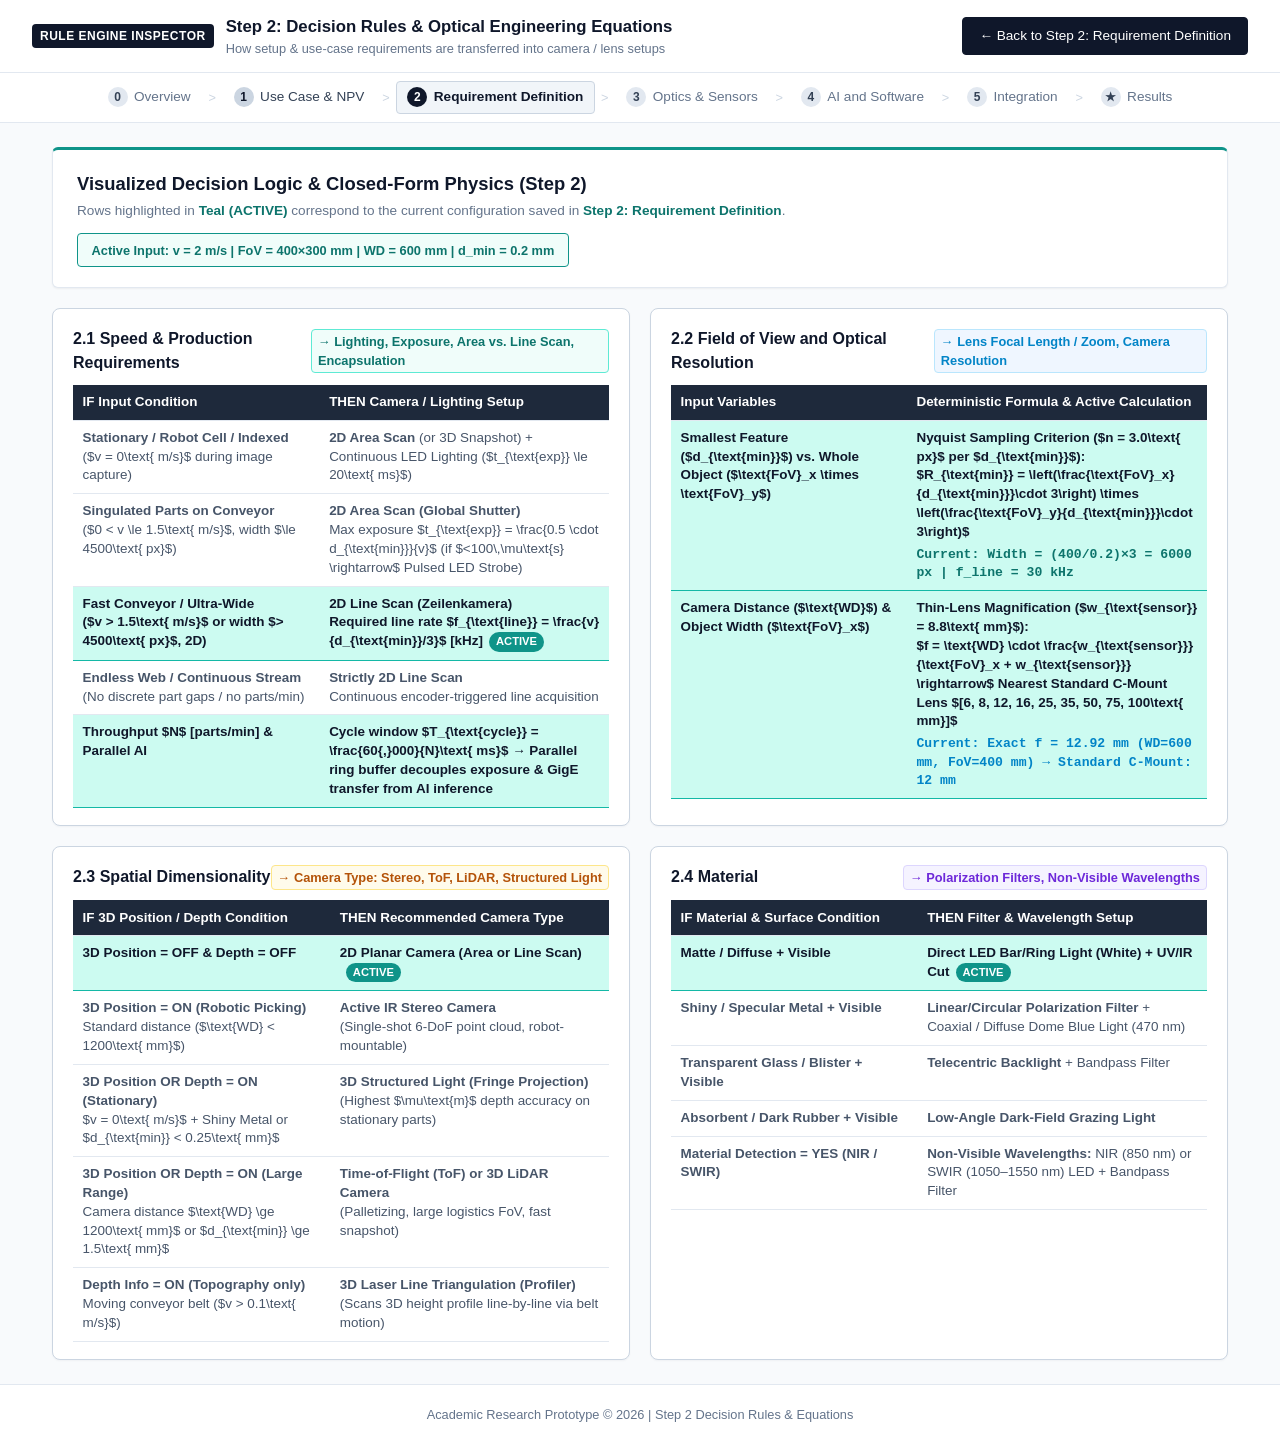
<file: rules_step2.html>
<!DOCTYPE html>
<html lang="en">
<head>
  <meta charset="UTF-8">
  <meta name="viewport" content="width=device-width, initial-scale=1.0">
  <title>Step 2 Decision Rules & Engineering Equations | AI Vision Selection Tool</title>
  <link rel="stylesheet" href="css/style.css">
  <style>
    .rule-grid {
      display: grid;
      grid-template-columns: 1fr 1fr;
      gap: 1.25rem;
    }
    @media (max-width: 960px) {
      .rule-grid { grid-template-columns: 1fr; }
    }
    .rule-box {
      background: #ffffff;
      border: 1px solid #cbd5e1;
      border-radius: 8px;
      padding: 1.1rem 1.25rem;
      box-shadow: 0 1px 2px rgba(15, 23, 42, 0.04);
    }
    .rule-box h3 {
      font-size: 1rem;
      font-weight: 700;
      color: #0f172a;
      margin: 0 0 0.65rem 0;
      display: flex;
      justify-content: space-between;
      align-items: center;
    }
    .rule-table {
      width: 100%;
      border-collapse: collapse;
      font-size: 0.84rem;
    }
    .rule-table th {
      text-align: left;
      padding: 0.45rem 0.6rem;
      background: #1e293b;
      color: #ffffff;
      font-weight: 600;
    }
    .rule-table td {
      padding: 0.5rem 0.6rem;
      border-bottom: 1px solid #e2e8f0;
      color: #475569;
      vertical-align: top;
      line-height: 1.4;
    }
    .rule-row-active td {
      background: #ccfbf1 !important;
      color: #0f172a !important;
      font-weight: 600;
      border-top: 1px solid #14b8a6;
      border-bottom: 1px solid #14b8a6;
    }
    .rule-badge-active {
      display: none;
      background: #0f9489;
      color: white;
      font-size: 0.7rem;
      padding: 2px 7px;
      border-radius: 99px;
      margin-left: 6px;
      font-weight: 700;
    }
    .rule-row-active .rule-badge-active {
      display: inline-block;
    }
  </style>
</head>
<body>

  <!-- Top Navigation Header -->
  <header class="top-header">
    <div class="brand-container">
      <span class="brand-badge">RULE ENGINE INSPECTOR</span>
      <div>
        <h1 class="brand-title">Step 2: Decision Rules &amp; Optical Engineering Equations</h1>
        <p class="brand-subtitle">How setup &amp; use-case requirements are transferred into camera / lens setups</p>
      </div>
    </div>
    <div class="header-actions">
      <a href="step2_requirements.html" class="btn btn-primary">&larr; Back to Step 2: Requirement Definition</a>
    </div>
  </header>

  <!-- Step Wizard Bar -->
  <nav class="wizard-nav">
    <a href="index.html" class="step-item"><span class="step-num">0</span> Overview</a>
    <span class="step-divider">&gt;</span>
    <a href="step1_use_case.html" class="step-item completed"><span class="step-num">1</span> Use Case &amp; NPV</a>
    <span class="step-divider">&gt;</span>
    <a href="step2_requirements.html" class="step-item active"><span class="step-num">2</span> Requirement Definition</a>
    <span class="step-divider">&gt;</span>
    <a href="step3_hardware_optics.html" class="step-item"><span class="step-num">3</span> Optics &amp; Sensors</a>
    <span class="step-divider">&gt;</span>
    <a href="step4_software_ai.html" class="step-item"><span class="step-num">4</span> AI and Software</a>
    <span class="step-divider">&gt;</span>
    <a href="step5_integration.html" class="step-item"><span class="step-num">5</span> Integration</a>
    <span class="step-divider">&gt;</span>
    <a href="results.html" class="step-item"><span class="step-num">★</span> Results</a>
  </nav>

  <main class="main-wrapper">

    <section class="card" style="border-top: 3px solid #0f9489; margin-bottom: 1.25rem;">
      <div style="display: flex; justify-content: space-between; align-items: center; flex-wrap: wrap; gap: 0.75rem;">
        <div>
          <h2 class="card-title" style="margin-bottom: 0.2rem; font-size: 1.15rem;">
            Visualized Decision Logic &amp; Closed-Form Physics (Step 2)
          </h2>
          <p class="card-desc" style="margin-bottom: 0;">
            Rows highlighted in <strong style="color: #0d746c;">Teal (ACTIVE)</strong> correspond to the current configuration saved in <a href="step2_requirements.html" style="color: #0d746c; font-weight: 600;">Step 2: Requirement Definition</a>.
          </p>
        </div>
        <div id="current-config-summary" class="unit-badge" style="background: #f0fdfa; color: #0d746c; border: 1px solid #0f9489; padding: 0.4rem 0.85rem; font-weight: 600;">
          Loaded from Active Session
        </div>
      </div>
    </section>

    <div class="rule-grid">

      <!-- RULE BLOCK 2.1: Speed, Scan Mode, Exposure & AI Budget -->
      <div class="rule-box">
        <h3>
          <span>2.1 Speed &amp; Production Requirements</span>
          <span class="unit-badge" style="background: #f0fdfa; color: #0d746c; border: 1px solid #5eead4;">
            &rarr; Lighting, Exposure, Area vs. Line Scan, Encapsulation
          </span>
        </h3>
        <table class="rule-table">
          <thead>
            <tr>
              <th style="width: 46%;">IF Input Condition</th>
              <th>THEN Camera / Lighting Setup</th>
            </tr>
          </thead>
          <tbody>
            <tr id="rule-R21_STATIC">
              <td><strong>Stationary / Robot Cell / Indexed</strong><br>($v = 0\text{ m/s}$ during image capture)</td>
              <td><strong>2D Area Scan</strong> (or 3D Snapshot) + Continuous LED Lighting ($t_{\text{exp}} \le 20\text{ ms}$)<span class="rule-badge-active">ACTIVE</span></td>
            </tr>
            <tr id="rule-R21_MOVING_AREA">
              <td><strong>Singulated Parts on Conveyor</strong><br>($0 &lt; v \le 1.5\text{ m/s}$, width $\le 4500\text{ px}$)</td>
              <td><strong>2D Area Scan (Global Shutter)</strong><br>Max exposure $t_{\text{exp}} = \frac{0.5 \cdot d_{\text{min}}}{v}$ (if $&lt;100\,\mu\text{s} \rightarrow$ Pulsed LED Strobe)<span class="rule-badge-active">ACTIVE</span></td>
            </tr>
            <tr id="rule-R21_FAST_LINE">
              <td><strong>Fast Conveyor / Ultra-Wide</strong><br>($v &gt; 1.5\text{ m/s}$ or width $&gt; 4500\text{ px}$, 2D)</td>
              <td><strong>2D Line Scan (Zeilenkamera)</strong><br>Required line rate $f_{\text{line}} = \frac{v}{d_{\text{min}}/3}$ [kHz]<span class="rule-badge-active">ACTIVE</span></td>
            </tr>
            <tr id="rule-R21_WEB">
              <td><strong>Endless Web / Continuous Stream</strong><br>(No discrete part gaps / no parts/min)</td>
              <td><strong>Strictly 2D Line Scan</strong><br>Continuous encoder-triggered line acquisition<span class="rule-badge-active">ACTIVE</span></td>
            </tr>
            <tr id="rule-R21_BUDGET" class="rule-row-active">
              <td><strong>Throughput $N$ [parts/min] &amp; Parallel AI</strong></td>
              <td>Cycle window $T_{\text{cycle}} = \frac{60{,}000}{N}\text{ ms}$ &rarr; Parallel ring buffer decouples exposure &amp; GigE transfer from AI inference</td>
            </tr>
          </tbody>
        </table>
      </div>

      <!-- RULE BLOCK 2.2: Field of View & Optical Resolution -->
      <div class="rule-box">
        <h3>
          <span>2.2 Field of View and Optical Resolution</span>
          <span class="unit-badge" style="background: #eff6ff; color: #0284c7; border: 1px solid #bae6fd;">
            &rarr; Lens Focal Length / Zoom, Camera Resolution
          </span>
        </h3>
        <table class="rule-table">
          <thead>
            <tr>
              <th style="width: 44%;">Input Variables</th>
              <th>Deterministic Formula &amp; Active Calculation</th>
            </tr>
          </thead>
          <tbody>
            <tr class="rule-row-active">
              <td><strong>Smallest Feature ($d_{\text{min}}$) vs. Whole Object ($\text{FoV}_x \times \text{FoV}_y$)</strong></td>
              <td>
                <strong>Nyquist Sampling Criterion ($n = 3.0\text{ px}$ per $d_{\text{min}}$):</strong><br>
                $R_{\text{min}} = \left(\frac{\text{FoV}_x}{d_{\text{min}}}\cdot 3\right) \times \left(\frac{\text{FoV}_y}{d_{\text{min}}}\cdot 3\right)$
                <div id="trace-eq-res" style="margin-top: 4px; color: #0d746c; font-family: monospace; font-size: 0.82rem;">= 0.0 MP</div>
              </td>
            </tr>
            <tr class="rule-row-active">
              <td><strong>Camera Distance ($\text{WD}$) &amp; Object Width ($\text{FoV}_x$)</strong></td>
              <td>
                <strong>Thin-Lens Magnification ($w_{\text{sensor}} = 8.8\text{ mm}$):</strong><br>
                $f = \text{WD} \cdot \frac{w_{\text{sensor}}}{\text{FoV}_x + w_{\text{sensor}}} \rightarrow$ Nearest Standard C-Mount Lens $[6, 8, 12, 16, 25, 35, 50, 75, 100\text{ mm}]$
                <div id="trace-eq-lens" style="margin-top: 4px; color: #0284c7; font-family: monospace; font-size: 0.82rem;">= 16 mm</div>
              </td>
            </tr>
          </tbody>
        </table>
      </div>

      <!-- RULE BLOCK 2.3: Spatial Dimensionality (2D vs. 3D Camera Types) -->
      <div class="rule-box">
        <h3>
          <span>2.3 Spatial Dimensionality</span>
          <span class="unit-badge" style="background: #fffbeb; color: #b45309; border: 1px solid #fde68a;">
            &rarr; Camera Type: Stereo, ToF, LiDAR, Structured Light
          </span>
        </h3>
        <table class="rule-table">
          <thead>
            <tr>
              <th style="width: 48%;">IF 3D Position / Depth Condition</th>
              <th>THEN Recommended Camera Type</th>
            </tr>
          </thead>
          <tbody>
            <tr id="rule-R23_2D">
              <td><strong>3D Position = OFF &amp; Depth = OFF</strong></td>
              <td><strong>2D Planar Camera</strong> (Area or Line Scan)<span class="rule-badge-active">ACTIVE</span></td>
            </tr>
            <tr id="rule-R23_STEREO">
              <td><strong>3D Position = ON (Robotic Picking)</strong><br>Standard distance ($\text{WD} &lt; 1200\text{ mm}$)</td>
              <td><strong>Active IR Stereo Camera</strong><br>(Single-shot 6-DoF point cloud, robot-mountable)<span class="rule-badge-active">ACTIVE</span></td>
            </tr>
            <tr id="rule-R23_STRUCTURED_LIGHT">
              <td><strong>3D Position OR Depth = ON (Stationary)</strong><br>$v = 0\text{ m/s}$ + Shiny Metal or $d_{\text{min}} &lt; 0.25\text{ mm}$</td>
              <td><strong>3D Structured Light (Fringe Projection)</strong><br>(Highest $\mu\text{m}$ depth accuracy on stationary parts)<span class="rule-badge-active">ACTIVE</span></td>
            </tr>
            <tr id="rule-R23_TOF_LIDAR">
              <td><strong>3D Position OR Depth = ON (Large Range)</strong><br>Camera distance $\text{WD} \ge 1200\text{ mm}$ or $d_{\text{min}} \ge 1.5\text{ mm}$</td>
              <td><strong>Time-of-Flight (ToF) or 3D LiDAR Camera</strong><br>(Palletizing, large logistics FoV, fast snapshot)<span class="rule-badge-active">ACTIVE</span></td>
            </tr>
            <tr id="rule-R23_LASER">
              <td><strong>Depth Info = ON (Topography only)</strong><br>Moving conveyor belt ($v &gt; 0.1\text{ m/s}$)</td>
              <td><strong>3D Laser Line Triangulation (Profiler)</strong><br>(Scans 3D height profile line-by-line via belt motion)<span class="rule-badge-active">ACTIVE</span></td>
            </tr>
          </tbody>
        </table>
      </div>

      <!-- RULE BLOCK 2.4: Material Surface & Wavelengths -->
      <div class="rule-box">
        <h3>
          <span>2.4 Material</span>
          <span class="unit-badge" style="background: #f5f3ff; color: #6d28d9; border: 1px solid #ddd6fe;">
            &rarr; Polarization Filters, Non-Visible Wavelengths
          </span>
        </h3>
        <table class="rule-table">
          <thead>
            <tr>
              <th style="width: 46%;">IF Material &amp; Surface Condition</th>
              <th>THEN Filter &amp; Wavelength Setup</th>
            </tr>
          </thead>
          <tbody>
            <tr id="rule-R24_MATTE">
              <td><strong>Matte / Diffuse + Visible</strong></td>
              <td>Direct LED Bar/Ring Light (White) + UV/IR Cut<span class="rule-badge-active">ACTIVE</span></td>
            </tr>
            <tr id="rule-R24_SHINY">
              <td><strong>Shiny / Specular Metal + Visible</strong></td>
              <td><strong>Linear/Circular Polarization Filter</strong> + Coaxial / Diffuse Dome Blue Light (470 nm)<span class="rule-badge-active">ACTIVE</span></td>
            </tr>
            <tr id="rule-R24_GLASS">
              <td><strong>Transparent Glass / Blister + Visible</strong></td>
              <td><strong>Telecentric Backlight</strong> + Bandpass Filter<span class="rule-badge-active">ACTIVE</span></td>
            </tr>
            <tr id="rule-R24_DARK">
              <td><strong>Absorbent / Dark Rubber + Visible</strong></td>
              <td><strong>Low-Angle Dark-Field Grazing Light</strong><span class="rule-badge-active">ACTIVE</span></td>
            </tr>
            <tr id="rule-R24_NIR_SWIR">
              <td><strong>Material Detection = YES (NIR / SWIR)</strong></td>
              <td><strong>Non-Visible Wavelengths:</strong> NIR (850 nm) or SWIR (1050–1550 nm) LED + Bandpass Filter<span class="rule-badge-active">ACTIVE</span></td>
            </tr>
          </tbody>
        </table>
      </div>

    </div>
  </main>

  <footer>
    <p>Academic Research Prototype &copy; 2026 | Step 2 Decision Rules &amp; Equations</p>
  </footer>

  <script src="js/data/cameras.js"></script>
  <script src="js/data/models.js"></script>
  <script src="js/data/hardware.js"></script>
  <script src="js/engine/optics.js"></script>
  <script src="js/engine/latency.js"></script>
  <script src="js/engine/mcdm.js"></script>
  <script src="js/app.js"></script>

  <script>
    function highlightRuleGroup(ruleIds, activeId) {
      ruleIds.forEach(id => {
        const row = document.getElementById("rule-" + id);
        if (row) {
          if (id === activeId) {
            row.classList.add("rule-row-active");
          } else {
            row.classList.remove("rule-row-active");
          }
        }
      });
    }

    function renderActiveRules() {
      const state = AppState.load();
      const req = state.requirements || {};

      const timingMode = req.timingMode || "conveyor_throughput";
      const vel = (timingMode === "conveyor_throughput" || timingMode === "endless_web") ? (req.velocityMps ?? 0.8) : 0;
      const fovX = req.fovXMm ?? 400;
      const fovY = req.fovYMm ?? 300;
      const wd = req.workingDistanceMm ?? 600;
      const dMin = req.minDefectMm ?? 0.2;
      const isZ = req.needsZHeight ?? false;
      const isPose = req.needs6DoFPose ?? false;
      const is3D = isZ || isPose;
      const geomSetting = req.sensorGeometryMode || "auto";
      const spec = req.spectralBand || "visible";
      const surface = req.surfaceType || "matte";

      const derivedScan = OpticsEngine.deriveScanGeometry(timingMode, vel, fovX, dMin, is3D);
      const effectiveGeom = (geomSetting === "auto") ? derivedScan.geometry : geomSetting;

      // 2.1 Active Rule
      let activeR21 = derivedScan.ruleId;
      if (geomSetting === "line_scan" && activeR21 !== "R21_WEB") activeR21 = "R21_FAST_LINE";
      if (geomSetting === "area_scan" && vel > 0) activeR21 = "R21_MOVING_AREA";
      highlightRuleGroup(["R21_STATIC", "R21_MOVING_AREA", "R21_FAST_LINE", "R21_WEB"], activeR21);

      // 2.2 Equations
      const res = OpticsEngine.calculateResolution(effectiveGeom, fovX, fovY, dMin, vel, 3.0);
      const fl = OpticsEngine.calculateFocalLength(wd, fovX, 8.8);
      const elTraceRes = document.getElementById("trace-eq-res");
      const elTraceLens = document.getElementById("trace-eq-lens");
      if (elTraceRes) {
        elTraceRes.textContent = res.isLineScan
          ? `Current: Width = (${fovX}/${dMin})×3 = ${res.minWidthPx} px | f_line = ${res.requiredLineRateKhz} kHz`
          : `Current: (${fovX}/${dMin}×3) × (${fovY}/${dMin}×3) = ${res.minWidthPx} × ${res.minHeightPx} px = ${res.minTotalMP} MP`;
      }
      if (elTraceLens) {
        elTraceLens.textContent = `Current: Exact f = ${fl.exactFocalLengthMm} mm (WD=${wd} mm, FoV=${fovX} mm) → Standard C-Mount: ${fl.standardLensMm} mm`;
      }

      // 2.3 Active Rule
      const dim = OpticsEngine.evaluateDimensionality(isZ, isPose, surface, vel, wd, dMin);
      highlightRuleGroup(["R23_2D", "R23_STEREO", "R23_STRUCTURED_LIGHT", "R23_TOF_LIDAR", "R23_LASER"], dim.ruleId);

      // 2.4 Active Rule
      let activeR24 = "R24_MATTE";
      if (spec === "nir" || spec === "swir") {
        activeR24 = "R24_NIR_SWIR";
      } else if (surface === "specular_metal") {
        activeR24 = "R24_SHINY";
      } else if (surface === "transparent_glass") {
        activeR24 = "R24_GLASS";
      } else if (surface === "dark_absorbent") {
        activeR24 = "R24_DARK";
      }
      highlightRuleGroup(["R24_MATTE", "R24_SHINY", "R24_GLASS", "R24_DARK", "R24_NIR_SWIR"], activeR24);

      const summaryEl = document.getElementById("current-config-summary");
      if (summaryEl) {
        summaryEl.textContent = `Active Input: v = ${vel} m/s | FoV = ${fovX}×${fovY} mm | WD = ${wd} mm | d_min = ${dMin} mm`;
      }
    }

    window.addEventListener("storage", renderActiveRules);
    renderActiveRules();
  </script>
</body>
</html>
</file>
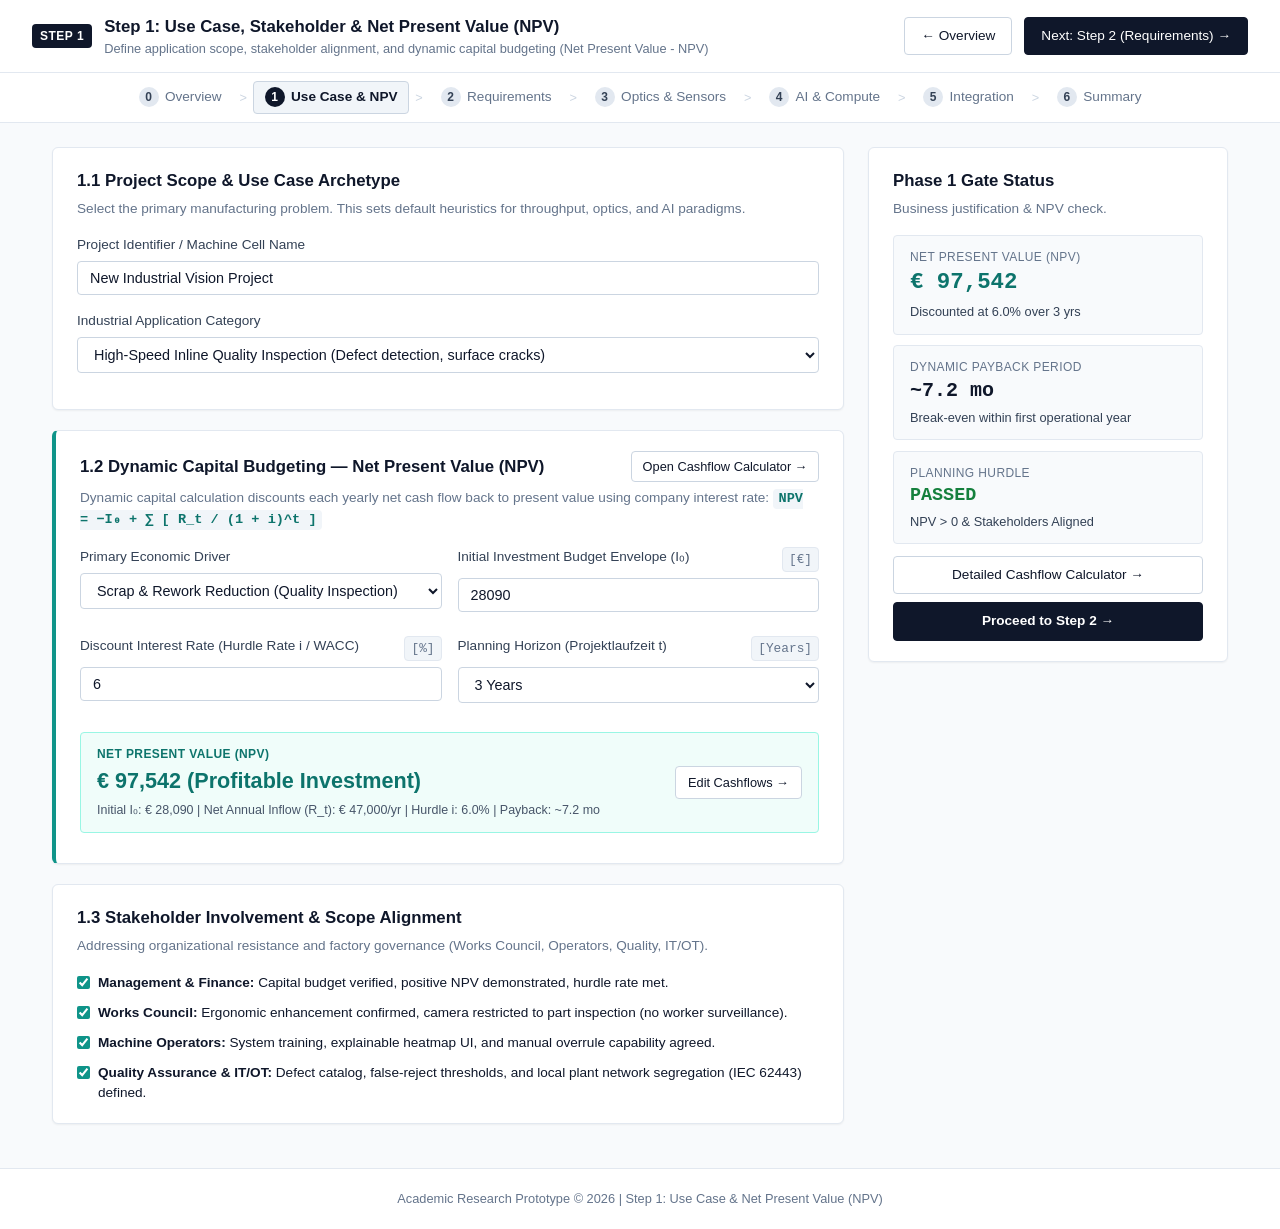
<file: step1_use_case.html>
<!DOCTYPE html>
<html lang="en">
<head>
  <meta charset="UTF-8">
  <meta name="viewport" content="width=device-width, initial-scale=1.0">
  <title>Step 1: Use Case & Net Present Value (NPV) | AI Vision Selection Tool</title>
  <link rel="stylesheet" href="css/style.css">
</head>
<body>

  <!-- Top Navigation Header -->
  <header class="top-header">
    <div class="brand-container">
      <span class="brand-badge">STEP 1</span>
      <div>
        <h1 class="brand-title">Step 1: Use Case, Stakeholder &amp; Net Present Value (NPV)</h1>
        <p class="brand-subtitle">Define application scope, stakeholder alignment, and dynamic capital budgeting (Net Present Value - NPV)</p>
      </div>
    </div>
    <div class="header-actions">
      <a href="index.html" class="btn btn-secondary">&larr; Overview</a>
      <a href="step2_requirements.html" class="btn btn-primary" id="btn-next-top">Next: Step 2 (Requirements) &rarr;</a>
    </div>
  </header>

  <!-- Step Wizard Bar -->
  <nav class="wizard-nav">
    <a href="index.html" class="step-item"><span class="step-num">0</span> Overview</a>
    <span class="step-divider">&gt;</span>
    <a href="step1_use_case.html" class="step-item active"><span class="step-num">1</span> Use Case &amp; NPV</a>
    <span class="step-divider">&gt;</span>
    <a href="step2_requirements.html" class="step-item"><span class="step-num">2</span> Requirements</a>
    <span class="step-divider">&gt;</span>
    <a href="step3_hardware_optics.html" class="step-item"><span class="step-num">3</span> Optics &amp; Sensors</a>
    <span class="step-divider">&gt;</span>
    <a href="step4_software_ai.html" class="step-item"><span class="step-num">4</span> AI &amp; Compute</a>
    <span class="step-divider">&gt;</span>
    <a href="step5_integration.html" class="step-item"><span class="step-num">5</span> Integration</a>
    <span class="step-divider">&gt;</span>
    <a href="results.html" class="step-item"><span class="step-num">6</span> Summary</a>
  </nav>

  <!-- Main Container -->
  <main class="main-wrapper">
    <div class="grid-two-column">
      
      <!-- Left Column: Use Case Form -->
      <div>
        
        <!-- Project Scope Card -->
        <div class="card">
          <h2 class="card-title">1.1 Project Scope &amp; Use Case Archetype</h2>
          <p class="card-desc">Select the primary manufacturing problem. This sets default heuristics for throughput, optics, and AI paradigms.</p>

          <div class="form-group">
            <label class="form-label" for="project-name">Project Identifier / Machine Cell Name</label>
            <input type="text" id="project-name" class="form-control" value="Line 3 - Conveyor Inline Inspection">
          </div>

          <div class="form-group">
            <label class="form-label" for="use-case-type">Industrial Application Category</label>
            <select id="use-case-type" class="form-control">
              <option value="quality_inspection" selected>High-Speed Inline Quality Inspection (Defect detection, surface cracks)</option>
              <option value="sorting_conveyor">High-Speed Part Presence &amp; Sorting (Packaging, singulated items)</option>
              <option value="robotic_bin_picking">Robotic 3D Bin-Picking &amp; Assembly (6-DoF CAD pose estimation)</option>
              <option value="metrology_measurement">Dimensional Metrology &amp; Sub-Pixel Gauging (Zero tolerance checks)</option>
            </select>
          </div>
        </div>

        <!-- Economic Feasibility Card: Net Present Value (NPV) -->
        <div class="card" style="border-left: 4px solid #0f9489;">
          <div style="display: flex; justify-content: space-between; align-items: center;">
            <h2 class="card-title" style="margin-bottom: 0;">1.2 Dynamic Capital Budgeting — Net Present Value (NPV)</h2>
            <a href="calculator_economic.html" class="btn btn-secondary" style="font-size: 0.8rem; padding: 0.3rem 0.65rem;">
              Open Cashflow Calculator &rarr;
            </a>
          </div>
          <p class="card-desc" style="margin-top: 0.4rem;">
            Dynamic capital calculation discounts each yearly net cash flow back to present value using company interest rate:
            <code style="background: #f1f5f9; padding: 0.15rem 0.35rem; border-radius: 4px; font-weight: 600; color: #0d746c;">NPV = −I₀ + ∑ [ R_t / (1 + i)^t ]</code>
          </p>

          <div style="display: grid; grid-template-columns: 1fr 1fr; gap: 1rem;">
            <div class="form-group">
              <label class="form-label" for="primary-driver">Primary Economic Driver</label>
              <select id="primary-driver" class="form-control">
                <option value="scrap_reduction" selected>Scrap &amp; Rework Reduction (Quality Inspection)</option>
                <option value="labor_savings">Labor Cost Savings &amp; Automation (Sorting / Logistics)</option>
                <option value="throughput_capacity">Throughput Increase &amp; Bottleneck Relief</option>
                <option value="customer_audit">Customer Quality Guarantee / Warranty Risk Avoidance</option>
              </select>
            </div>

            <div class="form-group">
              <label class="form-label" for="target-capex">
                Initial Investment Budget Envelope (I₀) <span class="unit-badge">[€]</span>
              </label>
              <input type="number" id="target-capex" class="form-control" value="30000" step="5000">
            </div>
          </div>

          <div style="display: grid; grid-template-columns: 1fr 1fr; gap: 1rem; margin-top: 0.5rem;">
            <div class="form-group">
              <label class="form-label" for="interest-rate">
                Discount Interest Rate (Hurdle Rate i / WACC) <span class="unit-badge">[%]</span>
              </label>
              <input type="number" id="interest-rate" class="form-control" value="6.0" step="0.5" min="0" max="25">
            </div>

            <div class="form-group">
              <label class="form-label" for="project-horizon">
                Planning Horizon (Projektlaufzeit t) <span class="unit-badge">[Years]</span>
              </label>
              <select id="project-horizon" class="form-control">
                <option value="3" selected>3 Years</option>
                <option value="4">4 Years</option>
                <option value="5">5 Years</option>
              </select>
            </div>
          </div>

          <!-- Live Multi-Year NPV Cashflow Summary Box -->
          <div class="stat-box" style="margin-top: 0.8rem; background: #f0fdfa; border: 1px solid #99f6e4;">
            <div style="display: flex; justify-content: space-between; align-items: center; flex-wrap: wrap; gap: 0.5rem;">
              <div>
                <div class="stat-label" style="color: #0d746c; font-weight: 700;">Net Present Value (NPV)</div>
                <div id="lbl-npv-headline" style="font-weight: 800; font-size: 1.35rem; color: #0f172a; margin-top: 0.15rem;">
                  € 98,420 (Profitable Investment)
                </div>
                <div id="lbl-cashflow-details" style="font-size: 0.78rem; color: #475569; margin-top: 0.25rem;">
                  Initial I₀: € 30,000 | Net Annual Inflow (R_t): € 48,200/yr | Hurdle i: 6.0% | Payback: ~7.5 mo
                </div>
              </div>
              <a href="calculator_economic.html" class="btn btn-secondary" style="font-size: 0.8rem; padding: 0.35rem 0.75rem;">
                Edit Cashflows &rarr;
              </a>
            </div>
          </div>
        </div>

        <!-- Stakeholders Alignment Card -->
        <div class="card">
          <h2 class="card-title">1.3 Stakeholder Involvement &amp; Scope Alignment</h2>
          <p class="card-desc">Addressing organizational resistance and factory governance (Works Council, Operators, Quality, IT/OT).</p>

          <div style="display: flex; flex-direction: column; gap: 0.6rem; font-size: 0.85rem;">
            <label style="display: flex; gap: 0.5rem; align-items: flex-start; cursor: pointer;">
              <input type="checkbox" checked style="margin-top: 0.2rem; accent-color: #0f9489;">
              <div>
                <strong>Management &amp; Finance:</strong> Capital budget verified, positive NPV demonstrated, hurdle rate met.
              </div>
            </label>
            <label style="display: flex; gap: 0.5rem; align-items: flex-start; cursor: pointer;">
              <input type="checkbox" checked style="margin-top: 0.2rem; accent-color: #0f9489;">
              <div>
                <strong>Works Council:</strong> Ergonomic enhancement confirmed, camera restricted to part inspection (no worker surveillance).
              </div>
            </label>
            <label style="display: flex; gap: 0.5rem; align-items: flex-start; cursor: pointer;">
              <input type="checkbox" checked style="margin-top: 0.2rem; accent-color: #0f9489;">
              <div>
                <strong>Machine Operators:</strong> System training, explainable heatmap UI, and manual overrule capability agreed.
              </div>
            </label>
            <label style="display: flex; gap: 0.5rem; align-items: flex-start; cursor: pointer;">
              <input type="checkbox" checked style="margin-top: 0.2rem; accent-color: #0f9489;">
              <div>
                <strong>Quality Assurance &amp; IT/OT:</strong> Defect catalog, false-reject thresholds, and local plant network segregation (IEC 62443) defined.
              </div>
            </label>
          </div>
        </div>

      </div>

      <!-- Right Column: Status Card -->
      <div>
        <div class="card" style="position: sticky; top: 80px;">
          <h3 class="card-title">Phase 1 Gate Status</h3>
          <p class="card-desc">Business justification &amp; NPV check.</p>

          <div class="stat-box">
            <div class="stat-label">Net Present Value (NPV)</div>
            <div class="stat-value" id="val-side-npv" style="color: #0d746c; font-size: 1.4rem;">€ 98,420</div>
            <div class="stat-sub" id="val-side-npv-sub">Discounted at 6.0% over 3 yrs</div>
          </div>

          <div class="stat-box">
            <div class="stat-label">Dynamic Payback Period</div>
            <div class="stat-value" id="val-side-payback">~7.5 mo</div>
            <div class="stat-sub">Break-even within first operational year</div>
          </div>

          <div class="stat-box">
            <div class="stat-label">Planning Hurdle</div>
            <div class="stat-value" id="val-side-gate" style="font-size: 1.15rem; color: #15803d;">PASSED</div>
            <div class="stat-sub" id="val-side-gate-sub">NPV &gt; 0 &amp; Stakeholders Aligned</div>
          </div>

          <div style="margin-top: 0.75rem;">
            <a href="calculator_economic.html" class="btn btn-secondary" style="width: 100%; font-size: 0.85rem; text-align: center;">
              Detailed Cashflow Calculator &rarr;
            </a>
          </div>

          <div style="margin-top: 0.5rem;">
            <a href="step2_requirements.html" class="btn btn-primary" style="width: 100%; text-align: center; font-weight: 700;">
              Proceed to Step 2 &rarr;
            </a>
          </div>
        </div>
      </div>

    </div>
  </main>

  <footer>
    <p>Academic Research Prototype &copy; 2026 | Step 1: Use Case &amp; Net Present Value (NPV)</p>
  </footer>

  <script src="js/data/cameras.js"></script>
  <script src="js/data/models.js"></script>
  <script src="js/data/hardware.js"></script>
  <script src="js/engine/optics.js"></script>
  <script src="js/engine/latency.js"></script>
  <script src="js/engine/mcdm.js"></script>
  <script src="js/app.js"></script>

  <script>
    const state = AppState.load();

    const elProjectName = document.getElementById("project-name");
    const elUseCaseType = document.getElementById("use-case-type");
    const elPrimaryDriver = document.getElementById("primary-driver");
    const elTargetCapex = document.getElementById("target-capex");
    const elInterestRate = document.getElementById("interest-rate");
    const elProjectHorizon = document.getElementById("project-horizon");

    const lblNpvHeadline = document.getElementById("lbl-npv-headline");
    const lblCashflowDetails = document.getElementById("lbl-cashflow-details");
    const valSideNpv = document.getElementById("val-side-npv");
    const valSideNpvSub = document.getElementById("val-side-npv-sub");
    const valSidePayback = document.getElementById("val-side-payback");
    const valSideGate = document.getElementById("val-side-gate");
    const valSideGateSub = document.getElementById("val-side-gate-sub");

    // Initialize state defaults if missing
    if (!state.economicModel) {
      state.economicModel = {
        horizonYears: 3,
        discountRatePct: 6.0,
        summary: {
          capex: 30000,
          netAnnualSavings: 48200,
          paybackMonths: 7.5,
          npv: 98420
        }
      };
    }

    // Prepopulate
    elProjectName.value = state.business.projectName || "Line 3 - Conveyor Inline Inspection";
    elUseCaseType.value = state.business.useCaseType || "quality_inspection";
    elTargetCapex.value = state.economicModel.summary ? state.economicModel.summary.capex : (state.business.maxBudgetEuro || 30000);
    if (state.business.primaryDriver) elPrimaryDriver.value = state.business.primaryDriver;
    elInterestRate.value = state.economicModel.discountRatePct || 6.0;
    elProjectHorizon.value = state.economicModel.horizonYears || 3;

    function calculateNPV() {
      const capex = parseFloat(elTargetCapex.value) || 30000;
      const rate = (parseFloat(elInterestRate.value) || 6.0) / 100;
      const years = parseInt(elProjectHorizon.value) || 3;

      let netAnnual = 48200;
      if (state.economicModel && state.economicModel.summary && state.economicModel.summary.netAnnualSavings) {
        netAnnual = state.economicModel.summary.netAnnualSavings;
      }

      // Discounted Cashflow Formula: NPV = -I0 + sum(Rt / (1+i)^t)
      let npv = -capex;
      for (let t = 1; t <= years; t++) {
        npv += netAnnual / Math.pow(1 + rate, t);
      }
      npv = Math.round(npv);

      const paybackMonths = netAnnual > 0 ? parseFloat(((capex / netAnnual) * 12).toFixed(1)) : 999;

      // Update UI
      if (npv >= 0) {
        lblNpvHeadline.textContent = `€ ${npv.toLocaleString()} (Profitable Investment)`;
        lblNpvHeadline.style.color = "#0d746c";
        valSideNpv.textContent = `€ ${npv.toLocaleString()}`;
        valSideNpv.style.color = "#0d746c";
        valSideGate.textContent = "PASSED";
        valSideGate.style.color = "#15803d";
        valSideGateSub.textContent = "NPV > 0 & Stakeholders Aligned";
      } else {
        lblNpvHeadline.textContent = `€ ${npv.toLocaleString()} (Negative Return)`;
        lblNpvHeadline.style.color = "#dc2626";
        valSideNpv.textContent = `€ ${npv.toLocaleString()}`;
        valSideNpv.style.color = "#dc2626";
        valSideGate.textContent = "UNECONOMIC";
        valSideGate.style.color = "#dc2626";
        valSideGateSub.textContent = "NPV < 0 (Recheck Cashflows)";
      }

      lblCashflowDetails.textContent = `Initial I₀: € ${capex.toLocaleString()} | Net Annual Inflow (R_t): € ${netAnnual.toLocaleString()}/yr | Hurdle i: ${(rate * 100).toFixed(1)}% | Payback: ~${paybackMonths} mo`;
      valSideNpvSub.textContent = `Discounted at ${(rate * 100).toFixed(1)}% over ${years} yrs`;
      valSidePayback.textContent = `~${paybackMonths} mo`;

      // Save to AppState
      state.business.projectName = elProjectName.value;
      state.business.useCaseType = elUseCaseType.value;
      state.business.maxBudgetEuro = capex;
      state.business.primaryDriver = elPrimaryDriver.value;
      state.economicModel.discountRatePct = parseFloat(elInterestRate.value);
      state.economicModel.horizonYears = years;
      state.economicModel.summary = {
        capex: capex,
        netAnnualSavings: netAnnual,
        paybackMonths: paybackMonths,
        npv: npv
      };
      AppState.save(state);
    }

    [elProjectName, elUseCaseType, elPrimaryDriver, elTargetCapex, elInterestRate, elProjectHorizon].forEach(el => {
      el.addEventListener("input", calculateNPV);
    });

    calculateNPV();
  </script>
</body>
</html>
</file>
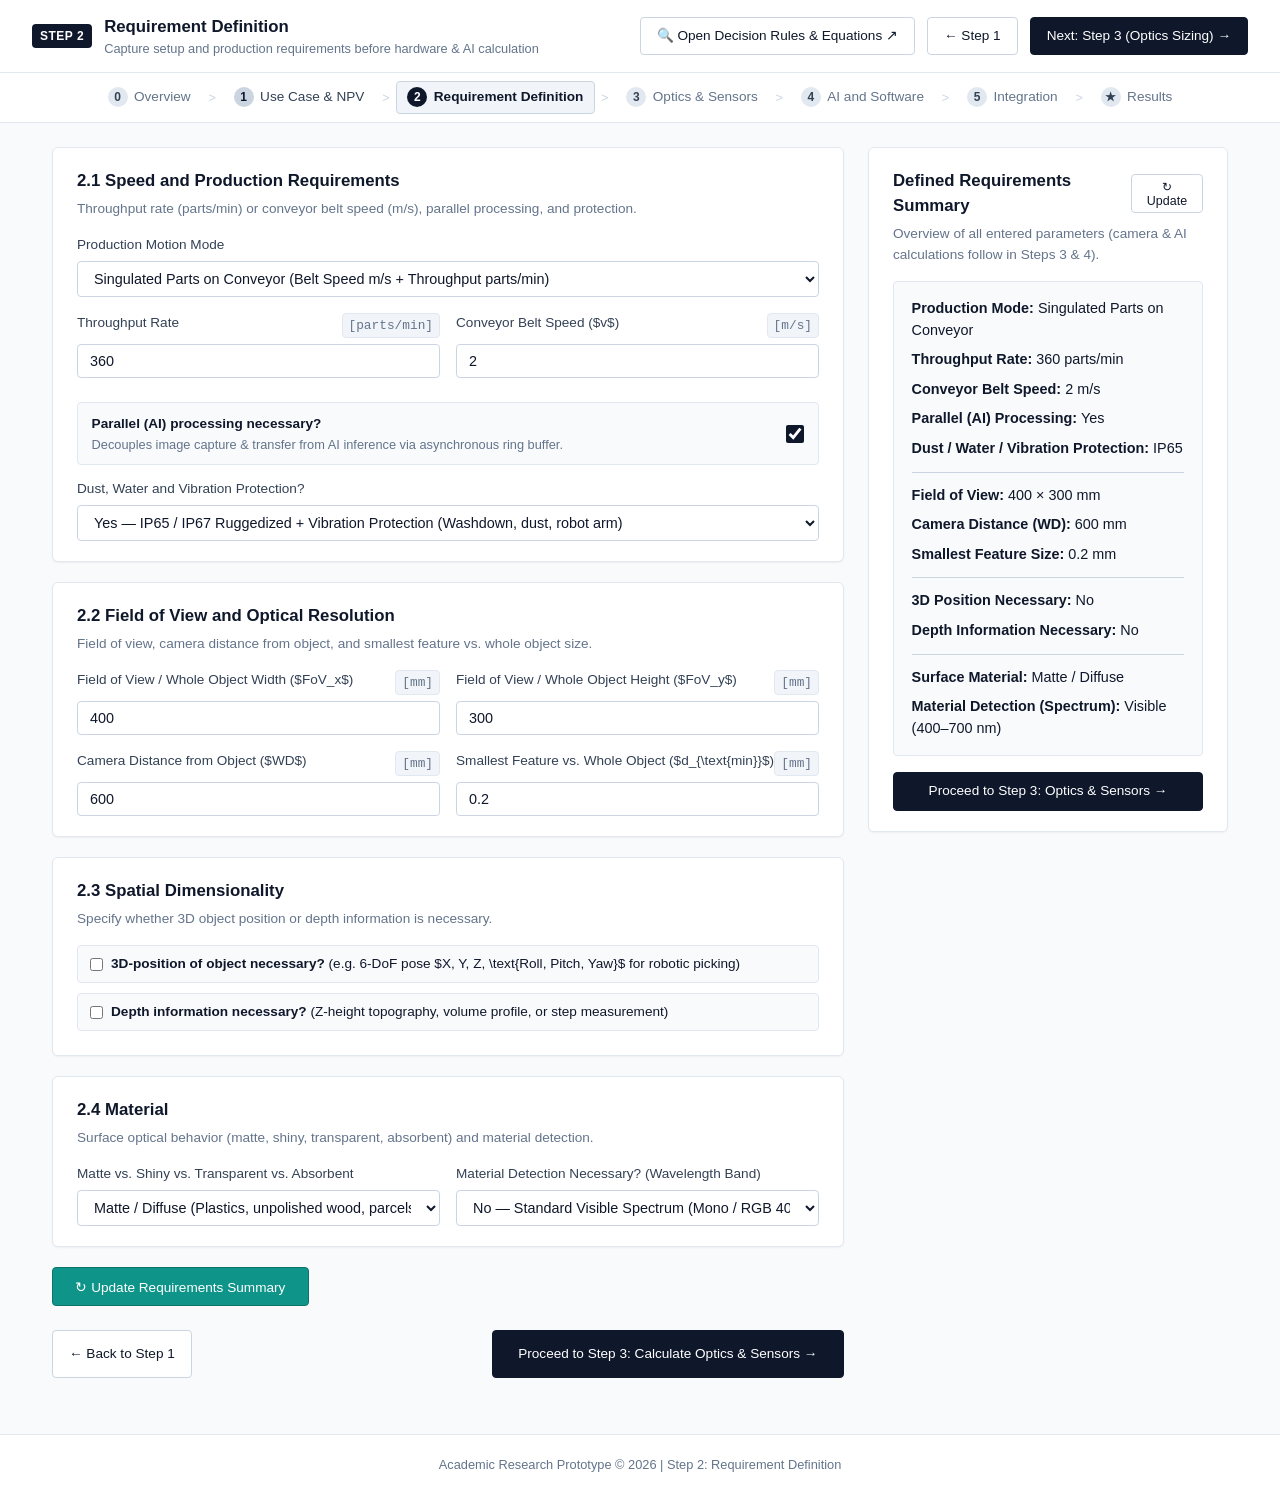
<file: step2_requirements.html>
<!DOCTYPE html>
<html lang="en">
<head>
  <meta charset="UTF-8">
  <meta name="viewport" content="width=device-width, initial-scale=1.0">
  <title>Step 2: Requirement Definition | AI Vision Selection Tool</title>
  <link rel="stylesheet" href="css/style.css">
</head>
<body>

  <!-- Top Navigation Header -->
  <header class="top-header">
    <div class="brand-container">
      <span class="brand-badge">STEP 2</span>
      <div>
        <h1 class="brand-title">Requirement Definition</h1>
        <p class="brand-subtitle">Capture setup and production requirements before hardware &amp; AI calculation</p>
      </div>
    </div>
    <div class="header-actions">
      <a href="rules_step2.html" target="_blank" class="btn btn-secondary">🔍 Open Decision Rules &amp; Equations &nearr;</a>
      <a href="step1_use_case.html" class="btn btn-secondary">&larr; Step 1</a>
      <a href="step3_hardware_optics.html" class="btn btn-primary" id="btn-next-top">Next: Step 3 (Optics Sizing) &rarr;</a>
    </div>
  </header>

  <!-- Step Wizard Bar -->
  <nav class="wizard-nav">
    <a href="index.html" class="step-item"><span class="step-num">0</span> Overview</a>
    <span class="step-divider">&gt;</span>
    <a href="step1_use_case.html" class="step-item completed"><span class="step-num">1</span> Use Case &amp; NPV</a>
    <span class="step-divider">&gt;</span>
    <div class="step-item active"><span class="step-num">2</span> Requirement Definition</div>
    <span class="step-divider">&gt;</span>
    <a href="step3_hardware_optics.html" class="step-item"><span class="step-num">3</span> Optics &amp; Sensors</a>
    <span class="step-divider">&gt;</span>
    <a href="step4_software_ai.html" class="step-item"><span class="step-num">4</span> AI and Software</a>
    <span class="step-divider">&gt;</span>
    <a href="step5_integration.html" class="step-item"><span class="step-num">5</span> Integration</a>
    <span class="step-divider">&gt;</span>
    <a href="results.html" class="step-item"><span class="step-num">★</span> Results</a>
  </nav>

  <main class="main-wrapper">
    <div class="grid-two-column">
      
      <!-- Left Column: Pure Requirement Input Form (2.1 - 2.4) -->
      <div>
        
        <!-- 2.1 Speed and Production Requirements -->
        <div class="card">
          <h2 class="card-title">2.1 Speed and Production Requirements</h2>
          <p class="card-desc">Throughput rate (parts/min) or conveyor belt speed (m/s), parallel processing, and protection.</p>

          <div class="form-group">
            <label class="form-label" for="timing-mode">Production Motion Mode</label>
            <select id="timing-mode" class="form-control">
              <option value="conveyor_throughput">Singulated Parts on Conveyor (Belt Speed m/s + Throughput parts/min)</option>
              <option value="endless_web">Endless Web / Continuous Stream (Conveyor Belt Speed m/s ONLY)</option>
              <option value="robot_response">Robotic Cell / Pick-and-Place (Stationary Capture, v = 0 m/s)</option>
              <option value="discrete_takt">Discrete Indexed Station (Stop-and-Go Takt, v = 0 m/s)</option>
            </select>
          </div>

          <!-- Dynamic Timing Fields -->
          <div id="group-conveyor-timing" style="display: grid; grid-template-columns: 1fr 1fr; gap: 1rem;">
            <div class="form-group" id="group-throughput-field">
              <label class="form-label" for="conveyor-throughput">
                Throughput Rate <span class="unit-badge">[parts/min]</span>
              </label>
              <input type="number" id="conveyor-throughput" class="form-control" value="240" min="1" max="6000" step="10">
            </div>

            <div class="form-group" id="group-velocity-field">
              <label class="form-label" for="velocity">
                Conveyor Belt Speed ($v$) <span class="unit-badge">[m/s]</span>
              </label>
              <input type="number" id="velocity" class="form-control" value="0.8" min="0" max="10" step="0.1">
            </div>
          </div>

          <div id="group-robot-timing" style="display: none; grid-template-columns: 1fr; gap: 1rem;">
            <div class="form-group">
              <label class="form-label" for="robot-response">
                Robot Guidance Response Window <span class="unit-badge">[ms]</span>
              </label>
              <input type="number" id="robot-response" class="form-control" value="300" min="20" max="5000" step="20">
            </div>
          </div>

          <div id="group-station-timing" style="display: none; grid-template-columns: 1fr; gap: 1rem;">
            <div class="form-group">
              <label class="form-label" for="station-takt">
                Discrete Station Takt Time (v = 0 m/s during capture) <span class="unit-badge">[ms]</span>
              </label>
              <input type="number" id="station-takt" class="form-control" value="500" min="50" max="10000" step="50">
            </div>
          </div>

          <!-- Parallel (AI) Processing Necessary? -->
          <div style="margin-top: 0.5rem; margin-bottom: 0.85rem; padding: 0.65rem 0.85rem; background: #f8fafc; border: 1px solid #e2e8f0; border-radius: var(--radius-sm);">
            <label style="display: flex; align-items: center; justify-content: space-between; cursor: pointer;">
              <div>
                <strong style="color: #0f172a; font-size: 0.85rem;">Parallel (AI) processing necessary?</strong>
                <div style="font-size: 0.8rem; color: #64748b;">
                  Decouples image capture &amp; transfer from AI inference via asynchronous ring buffer.
                </div>
              </div>
              <input type="checkbox" id="chk-parallel-processing" checked style="width: 18px; height: 18px; accent-color: #0f172a;">
            </label>
          </div>

          <!-- Dust, Water and Vibration Protection -->
          <div class="form-group" style="margin-bottom: 0;">
            <label class="form-label" for="ip-rating">Dust, Water and Vibration Protection?</label>
            <select id="ip-rating" class="form-control">
              <option value="IP65" selected>Yes — IP65 / IP67 Ruggedized + Vibration Protection (Washdown, dust, robot arm)</option>
              <option value="IP40">Standard — IP40 Industrial Housing (Protected factory hall)</option>
              <option value="IP20">No — IP20 Laboratory / Clean Test Bench Only</option>
            </select>
          </div>
        </div>

        <!-- 2.2 Field of View and Optical Resolution -->
        <div class="card">
          <h2 class="card-title">2.2 Field of View and Optical Resolution</h2>
          <p class="card-desc">Field of view, camera distance from object, and smallest feature vs. whole object size.</p>

          <div style="display: grid; grid-template-columns: 1fr 1fr; gap: 1rem;">
            <div class="form-group">
              <label class="form-label" for="fov-x">
                Field of View / Whole Object Width ($FoV_x$) <span class="unit-badge">[mm]</span>
              </label>
              <input type="number" id="fov-x" class="form-control" value="400" min="10" max="3000" step="10">
            </div>

            <div class="form-group" id="group-fov-y">
              <label class="form-label" for="fov-y">
                Field of View / Whole Object Height ($FoV_y$) <span class="unit-badge">[mm]</span>
              </label>
              <input type="number" id="fov-y" class="form-control" value="300" min="10" max="3000" step="10">
            </div>
          </div>

          <div style="display: grid; grid-template-columns: 1fr 1fr; gap: 1rem;">
            <div class="form-group" style="margin-bottom: 0;">
              <label class="form-label" for="working-distance">
                Camera Distance from Object ($WD$) <span class="unit-badge">[mm]</span>
              </label>
              <input type="number" id="working-distance" class="form-control" value="600" min="50" max="5000" step="50">
            </div>

            <div class="form-group" style="margin-bottom: 0;">
              <label class="form-label" for="min-defect">
                Smallest Feature vs. Whole Object ($d_{\text{min}}$) <span class="unit-badge">[mm]</span>
              </label>
              <input type="number" id="min-defect" class="form-control" value="0.2" min="0.005" max="10" step="0.01">
            </div>
          </div>
        </div>

        <!-- 2.3 Spatial Dimensionality -->
        <div class="card">
          <h2 class="card-title">2.3 Spatial Dimensionality</h2>
          <p class="card-desc">Specify whether 3D object position or depth information is necessary.</p>

          <div style="display: flex; flex-direction: column; gap: 0.6rem; margin-bottom: 0.25rem;">
            <label style="display: flex; align-items: center; gap: 0.5rem; cursor: pointer; font-size: 0.85rem; padding: 0.5rem 0.75rem; background: #f8fafc; border: 1px solid #e2e8f0; border-radius: var(--radius-sm);">
              <input type="checkbox" id="chk-6dof-pose">
              <span><strong>3D-position of object necessary?</strong> (e.g. 6-DoF pose $X, Y, Z, \text{Roll, Pitch, Yaw}$ for robotic picking)</span>
            </label>

            <label style="display: flex; align-items: center; gap: 0.5rem; cursor: pointer; font-size: 0.85rem; padding: 0.5rem 0.75rem; background: #f8fafc; border: 1px solid #e2e8f0; border-radius: var(--radius-sm);">
              <input type="checkbox" id="chk-z-height">
              <span><strong>Depth information necessary?</strong> (Z-height topography, volume profile, or step measurement)</span>
            </label>
          </div>
        </div>

        <!-- 2.4 Material -->
        <div class="card">
          <h2 class="card-title">2.4 Material</h2>
          <p class="card-desc">Surface optical behavior (matte, shiny, transparent, absorbent) and material detection.</p>

          <div style="display: grid; grid-template-columns: 1fr 1fr; gap: 1rem;">
            <div class="form-group" style="margin-bottom: 0;">
              <label class="form-label" for="surface-type">Matte vs. Shiny vs. Transparent vs. Absorbent</label>
              <select id="surface-type" class="form-control">
                <option value="matte" selected>Matte / Diffuse (Plastics, unpolished wood, parcels)</option>
                <option value="specular_metal">Shiny / Specular Metal (Mirror reflections, oil film)</option>
                <option value="transparent_glass">Transparent / Translucent (Glass, clear blisters)</option>
                <option value="dark_absorbent">Absorbent / Dark (Black rubber, tires, carbon)</option>
              </select>
            </div>

            <div class="form-group" style="margin-bottom: 0;">
              <label class="form-label" for="spectral-band">Material Detection Necessary? (Wavelength Band)</label>
              <select id="spectral-band" class="form-control">
                <option value="visible" selected>No — Standard Visible Spectrum (Mono / RGB 400–700 nm)</option>
                <option value="nir">Yes — Near-Infrared NIR (750–1050 nm: Polymers, Organic, Packaging)</option>
                <option value="swir">Yes — Short-Wave Infrared SWIR (1000–1700 nm: Moisture, Silicon)</option>
              </select>
            </div>
          </div>
        </div>

        <!-- EXPLICIT UPDATE PARAMETERS BUTTON -->
        <div style="margin: 1.25rem 0 1.5rem 0; display: flex; gap: 0.75rem; align-items: center;">
          <button id="btn-update-req" type="button" class="btn btn-primary" style="padding: 0.65rem 1.4rem; background: #0f9489; border-color: #0d746c;">
            ↻ Update Requirements Summary
          </button>
          <span id="lbl-update-status" style="color: #0d746c; font-size: 0.85rem; font-weight: 600; display: none;">
            ✓ Requirements updated!
          </span>
        </div>

        <div style="display: flex; justify-content: space-between; margin-bottom: 2rem;">
          <a href="step1_use_case.html" class="btn btn-secondary">&larr; Back to Step 1</a>
          <a href="step3_hardware_optics.html" class="btn btn-primary" style="padding: 0.8rem 1.6rem;">
            Proceed to Step 3: Calculate Optics &amp; Sensors &rarr;
          </a>
        </div>

      </div>

      <!-- Right Column: Simple Line-by-Line Requirement Summary (1 Parameter per Line) -->
      <div>
        <div class="card" style="position: sticky; top: 80px;">
          <div style="display: flex; justify-content: space-between; align-items: center; margin-bottom: 0.35rem;">
            <h3 class="card-title" style="margin-bottom: 0;">Defined Requirements Summary</h3>
            <button id="btn-update-req-right" type="button" class="btn btn-secondary" style="font-size: 0.78rem; padding: 0.25rem 0.65rem;">
              ↻ Update
            </button>
          </div>
          <p class="card-desc">Overview of all entered parameters (camera &amp; AI calculations follow in Steps 3 &amp; 4).</p>

          <div style="display: flex; flex-direction: column; gap: 0.5rem; font-size: 0.9rem; color: #0f172a; background: #f8fafc; padding: 1rem 1.1rem; border: 1px solid #e2e8f0; border-radius: var(--radius-sm);">
            <div><strong>Production Mode:</strong> <span id="sum-prod-mode">Singulated Parts on Conveyor</span></div>
            <div id="row-sum-throughput"><strong>Throughput Rate:</strong> <span id="sum-throughput">240 parts/min</span></div>
            <div id="row-sum-speed"><strong>Conveyor Belt Speed:</strong> <span id="sum-speed">0.8 m/s</span></div>
            <div><strong>Parallel (AI) Processing:</strong> <span id="sum-parallel">Yes</span></div>
            <div><strong>Dust / Water / Vibration Protection:</strong> <span id="sum-ip">IP65</span></div>
            <hr style="border: 0; border-top: 1px solid #cbd5e1; margin: 0.25rem 0;">
            <div><strong>Field of View:</strong> <span id="sum-fov">400 × 300 mm</span></div>
            <div><strong>Camera Distance (WD):</strong> <span id="sum-wd">600 mm</span></div>
            <div><strong>Smallest Feature Size:</strong> <span id="sum-dmin">0.2 mm</span></div>
            <hr style="border: 0; border-top: 1px solid #cbd5e1; margin: 0.25rem 0;">
            <div><strong>3D Position Necessary:</strong> <span id="sum-pose">No</span></div>
            <div><strong>Depth Information Necessary:</strong> <span id="sum-depth">No</span></div>
            <hr style="border: 0; border-top: 1px solid #cbd5e1; margin: 0.25rem 0;">
            <div><strong>Surface Material:</strong> <span id="sum-surface">Matte / Diffuse</span></div>
            <div><strong>Material Detection (Spectrum):</strong> <span id="sum-spectrum">Visible (400–700 nm)</span></div>
          </div>

          <div style="margin-top: 1rem;">
            <a href="step3_hardware_optics.html" class="btn btn-primary" style="width: 100%; text-align: center; display: block;">
              Proceed to Step 3: Optics &amp; Sensors &rarr;
            </a>
          </div>
        </div>
      </div>

    </div>
  </main>

  <footer>
    <p>Academic Research Prototype &copy; 2026 | Step 2: Requirement Definition</p>
  </footer>

  <script src="js/data/cameras.js"></script>
  <script src="js/data/models.js"></script>
  <script src="js/data/hardware.js"></script>
  <script src="js/engine/optics.js"></script>
  <script src="js/engine/latency.js"></script>
  <script src="js/engine/mcdm.js"></script>
  <script src="js/app.js"></script>

  <script>
    const state = AppState.load();

    // DOM Elements
    const elSpectrum = document.getElementById("spectral-band");
    const elTimingMode = document.getElementById("timing-mode");
    const elConveyorThroughput = document.getElementById("conveyor-throughput");
    const elVel = document.getElementById("velocity");
    const elRobotResponse = document.getElementById("robot-response");
    const elStationTakt = document.getElementById("station-takt");
    const elParallel = document.getElementById("chk-parallel-processing");

    const groupConveyor = document.getElementById("group-conveyor-timing");
    const groupThroughputField = document.getElementById("group-throughput-field");
    const groupVelocityField = document.getElementById("group-velocity-field");
    const groupRobot = document.getElementById("group-robot-timing");
    const groupStation = document.getElementById("group-station-timing");

    const elFovX = document.getElementById("fov-x");
    const elFovY = document.getElementById("fov-y");
    const elWD = document.getElementById("working-distance");
    const elDMin = document.getElementById("min-defect");
    const elChkZ = document.getElementById("chk-z-height");
    const elChkPose = document.getElementById("chk-6dof-pose");
    const elSurface = document.getElementById("surface-type");
    const elIp = document.getElementById("ip-rating");

    // Summary Elements (1 Parameter per Line)
    const elSumProdMode = document.getElementById("sum-prod-mode");
    const elRowSumThroughput = document.getElementById("row-sum-throughput");
    const elSumThroughput = document.getElementById("sum-throughput");
    const elRowSumSpeed = document.getElementById("row-sum-speed");
    const elSumSpeed = document.getElementById("sum-speed");
    const elSumParallel = document.getElementById("sum-parallel");
    const elSumIp = document.getElementById("sum-ip");
    const elSumFov = document.getElementById("sum-fov");
    const elSumWd = document.getElementById("sum-wd");
    const elSumDmin = document.getElementById("sum-dmin");
    const elSumPose = document.getElementById("sum-pose");
    const elSumDepth = document.getElementById("sum-depth");
    const elSumSurface = document.getElementById("sum-surface");
    const elSumSpectrum = document.getElementById("sum-spectrum");

    // Populate initial state
    if (state.requirements.spectralBand) elSpectrum.value = state.requirements.spectralBand;
    if (state.requirements.timingMode) elTimingMode.value = state.requirements.timingMode;
    if (state.requirements.conveyorThroughputPerMin) {
      elConveyorThroughput.value = state.requirements.conveyorThroughputPerMin;
    } else if (state.requirements.conveyorThroughput) {
      const storedRate = state.requirements.conveyorThroughput;
      elConveyorThroughput.value = storedRate <= 60 ? Math.round(storedRate * 60) : storedRate;
    }
    elVel.value = state.requirements.velocityMps ?? 0.8;
    elFovX.value = state.requirements.fovXMm ?? 400;
    elFovY.value = state.requirements.fovYMm ?? 300;
    elWD.value = state.requirements.workingDistanceMm ?? 600;
    elDMin.value = state.requirements.minDefectMm ?? 0.2;
    elChkZ.checked = state.requirements.needsZHeight ?? false;
    elChkPose.checked = state.requirements.needs6DoFPose ?? false;
    elSurface.value = state.requirements.surfaceType ?? "matte";
    elIp.value = state.requirements.ipRatingNeeded ?? "IP65";
    elParallel.checked = state.requirements.parallelProcessing ?? true;

    function handleTimingModeChange() {
      const mode = elTimingMode.value;
      if (mode === "conveyor_throughput") {
        groupConveyor.style.display = "grid";
        groupThroughputField.style.display = "block";
        groupVelocityField.style.display = "block";
        groupRobot.style.display = "none";
        groupStation.style.display = "none";
      } else if (mode === "endless_web") {
        groupConveyor.style.display = "grid";
        groupThroughputField.style.display = "none";
        groupVelocityField.style.display = "block";
        groupRobot.style.display = "none";
        groupStation.style.display = "none";
      } else if (mode === "robot_response") {
        groupConveyor.style.display = "none";
        groupRobot.style.display = "grid";
        groupStation.style.display = "none";
      } else {
        groupConveyor.style.display = "none";
        groupRobot.style.display = "none";
        groupStation.style.display = "grid";
      }
    }

    function saveRequirementsAndRefreshSummary() {
      const spec = elSpectrum.value;
      const timingMode = elTimingMode.value;

      let vel = 0;
      if (timingMode === "conveyor_throughput" || timingMode === "endless_web") {
        vel = parseFloat(elVel.value) || 0;
      }

      const fovX = parseFloat(elFovX.value) || 400;
      const fovY = parseFloat(elFovY.value) || 300;
      const wd = parseFloat(elWD.value) || 600;
      const dMin = parseFloat(elDMin.value) || 0.2;
      const isZ = elChkZ.checked;
      const isPose = elChkPose.checked;
      const is3D = isZ || isPose;
      const parallel = elParallel.checked;

      const derivedScan = OpticsEngine.deriveScanGeometry(timingMode, vel, fovX, dMin, is3D);
      const effectiveGeom = derivedScan.geometry;

      const res = OpticsEngine.calculateResolution(effectiveGeom, fovX, fovY, dMin, vel, 3.0);
      const exp = OpticsEngine.calculateExposureTime(dMin, vel);
      const fl = OpticsEngine.calculateFocalLength(wd, fovX, 8.8);

      const partsPerMin = (timingMode === "endless_web")
        ? Math.round((vel * 1000 / Math.max(100, fovX)) * 60)
        : (parseFloat(elConveyorThroughput.value) || 240);
      const partsPerSec = partsPerMin / 60.0;

      const timingParams = {
        timingMode: (timingMode === "endless_web") ? "conveyor_throughput" : timingMode,
        throughputPartsPerSec: partsPerSec,
        robotResponseTimeMs: parseFloat(elRobotResponse.value) || 300,
        stationTaktTimeMs: parseFloat(elStationTakt.value) || 500,
        parallelProcessing: parallel,
        exposureTimeMs: exp.maxExposureMs,
        cameraInterface: "GigE Vision",
        imageSizeMb: res.isLineScan ? 4.0 : res.minTotalMP * 3
      };
      const budget = LatencyEngine.calculateBudget(timingParams);

      // Update Simple Line-by-Line Summary (1 Parameter per Line, no calculations!)
      const modeLabels = {
        conveyor_throughput: "Singulated Parts on Conveyor",
        endless_web: "Endless Web / Continuous Stream",
        robot_response: "Robotic Cell / Pick-and-Place",
        discrete_takt: "Discrete Indexed Station"
      };
      elSumProdMode.textContent = modeLabels[timingMode] || timingMode;

      if (timingMode === "conveyor_throughput") {
        elRowSumThroughput.style.display = "block";
        elSumThroughput.textContent = `${partsPerMin} parts/min`;
        elRowSumSpeed.style.display = "block";
        elSumSpeed.textContent = `${vel} m/s`;
      } else if (timingMode === "endless_web") {
        elRowSumThroughput.style.display = "none";
        elRowSumSpeed.style.display = "block";
        elSumSpeed.textContent = `${vel} m/s`;
      } else if (timingMode === "robot_response") {
        elRowSumThroughput.style.display = "block";
        elSumThroughput.textContent = `${elRobotResponse.value} ms response window`;
        elRowSumSpeed.style.display = "block";
        elSumSpeed.textContent = "0 m/s (Stationary)";
      } else {
        elRowSumThroughput.style.display = "block";
        elSumThroughput.textContent = `${elStationTakt.value} ms takt time`;
        elRowSumSpeed.style.display = "block";
        elSumSpeed.textContent = "0 m/s (Stationary)";
      }

      elSumParallel.textContent = parallel ? "Yes" : "No";
      elSumIp.textContent = elIp.value;
      elSumFov.textContent = `${fovX} × ${fovY} mm`;
      elSumWd.textContent = `${wd} mm`;
      elSumDmin.textContent = `${dMin} mm`;
      elSumPose.textContent = isPose ? "Yes" : "No";
      elSumDepth.textContent = isZ ? "Yes" : "No";

      const surfLabels = {
        matte: "Matte / Diffuse",
        specular_metal: "Shiny / Specular Metal",
        transparent_glass: "Transparent / Glass",
        dark_absorbent: "Absorbent / Dark"
      };
      const specLabels = {
        visible: "Visible (400–700 nm)",
        nir: "Near-Infrared NIR (750–1050 nm)",
        swir: "Short-Wave Infrared SWIR (1000–1700 nm)"
      };
      elSumSurface.textContent = surfLabels[elSurface.value] || elSurface.value;
      elSumSpectrum.textContent = specLabels[spec] || spec;

      // Save state for Step 3 and Step 4
      state.requirements = {
        sensorGeometry: effectiveGeom,
        sensorGeometryMode: "auto",
        spectralBand: spec,
        timingMode: timingMode,
        conveyorThroughput: partsPerSec,
        conveyorThroughputPerMin: partsPerMin,
        velocityMps: vel,
        robotResponseTimeMs: parseFloat(elRobotResponse.value) || 300,
        stationTaktTimeMs: parseFloat(elStationTakt.value) || 500,
        parallelProcessing: parallel,
        taktTimeMs: budget.targetTimeMs,
        fovXMm: fovX,
        fovYMm: fovY,
        workingDistanceMm: wd,
        minDefectMm: dMin,
        needsZHeight: isZ,
        needs6DoFPose: isPose,
        needs3D: is3D,
        surfaceType: elSurface.value,
        ipRatingNeeded: elIp.value
      };

      state.opticsCalculations = {
        minWidthPx: res.minWidthPx,
        minHeightPx: res.minHeightPx,
        minTotalMP: res.minTotalMP,
        isLineScan: res.isLineScan,
        requiredLineRateKhz: res.requiredLineRateKhz,
        maxExposureUs: exp.maxExposureUs,
        maxExposureMs: exp.maxExposureMs,
        shutterRequired: exp.shutterRequired,
        strobeRequired: exp.strobeRequired,
        exactFocalLengthMm: fl.exactFocalLengthMm,
        standardLensMm: fl.standardLensMm,
        maxInferenceBudgetMs: budget.maxInferenceBudgetMs
      };

      AppState.save(state);
    }

    const btnUpdateReq = document.getElementById("btn-update-req");
    const btnUpdateReqRight = document.getElementById("btn-update-req-right");
    const lblUpdateStatus = document.getElementById("lbl-update-status");

    function triggerManualUpdate() {
      handleTimingModeChange();
      saveRequirementsAndRefreshSummary();
      if (lblUpdateStatus) {
        lblUpdateStatus.style.display = "inline";
        setTimeout(() => { lblUpdateStatus.style.display = "none"; }, 2000);
      }
    }

    if (btnUpdateReq) btnUpdateReq.addEventListener("click", triggerManualUpdate);
    if (btnUpdateReqRight) btnUpdateReqRight.addEventListener("click", triggerManualUpdate);

    [
      elSpectrum, elTimingMode, elConveyorThroughput, elVel,
      elRobotResponse, elStationTakt, elParallel, elFovX, elFovY, elWD,
      elDMin, elChkZ, elChkPose, elSurface, elIp
    ].forEach(el => {
      if (el) {
        el.addEventListener("input", () => {
          handleTimingModeChange();
          saveRequirementsAndRefreshSummary();
        });
        el.addEventListener("change", () => {
          handleTimingModeChange();
          saveRequirementsAndRefreshSummary();
        });
      }
    });

    handleTimingModeChange();
    saveRequirementsAndRefreshSummary();
  </script>
</body>
</html>
</file>
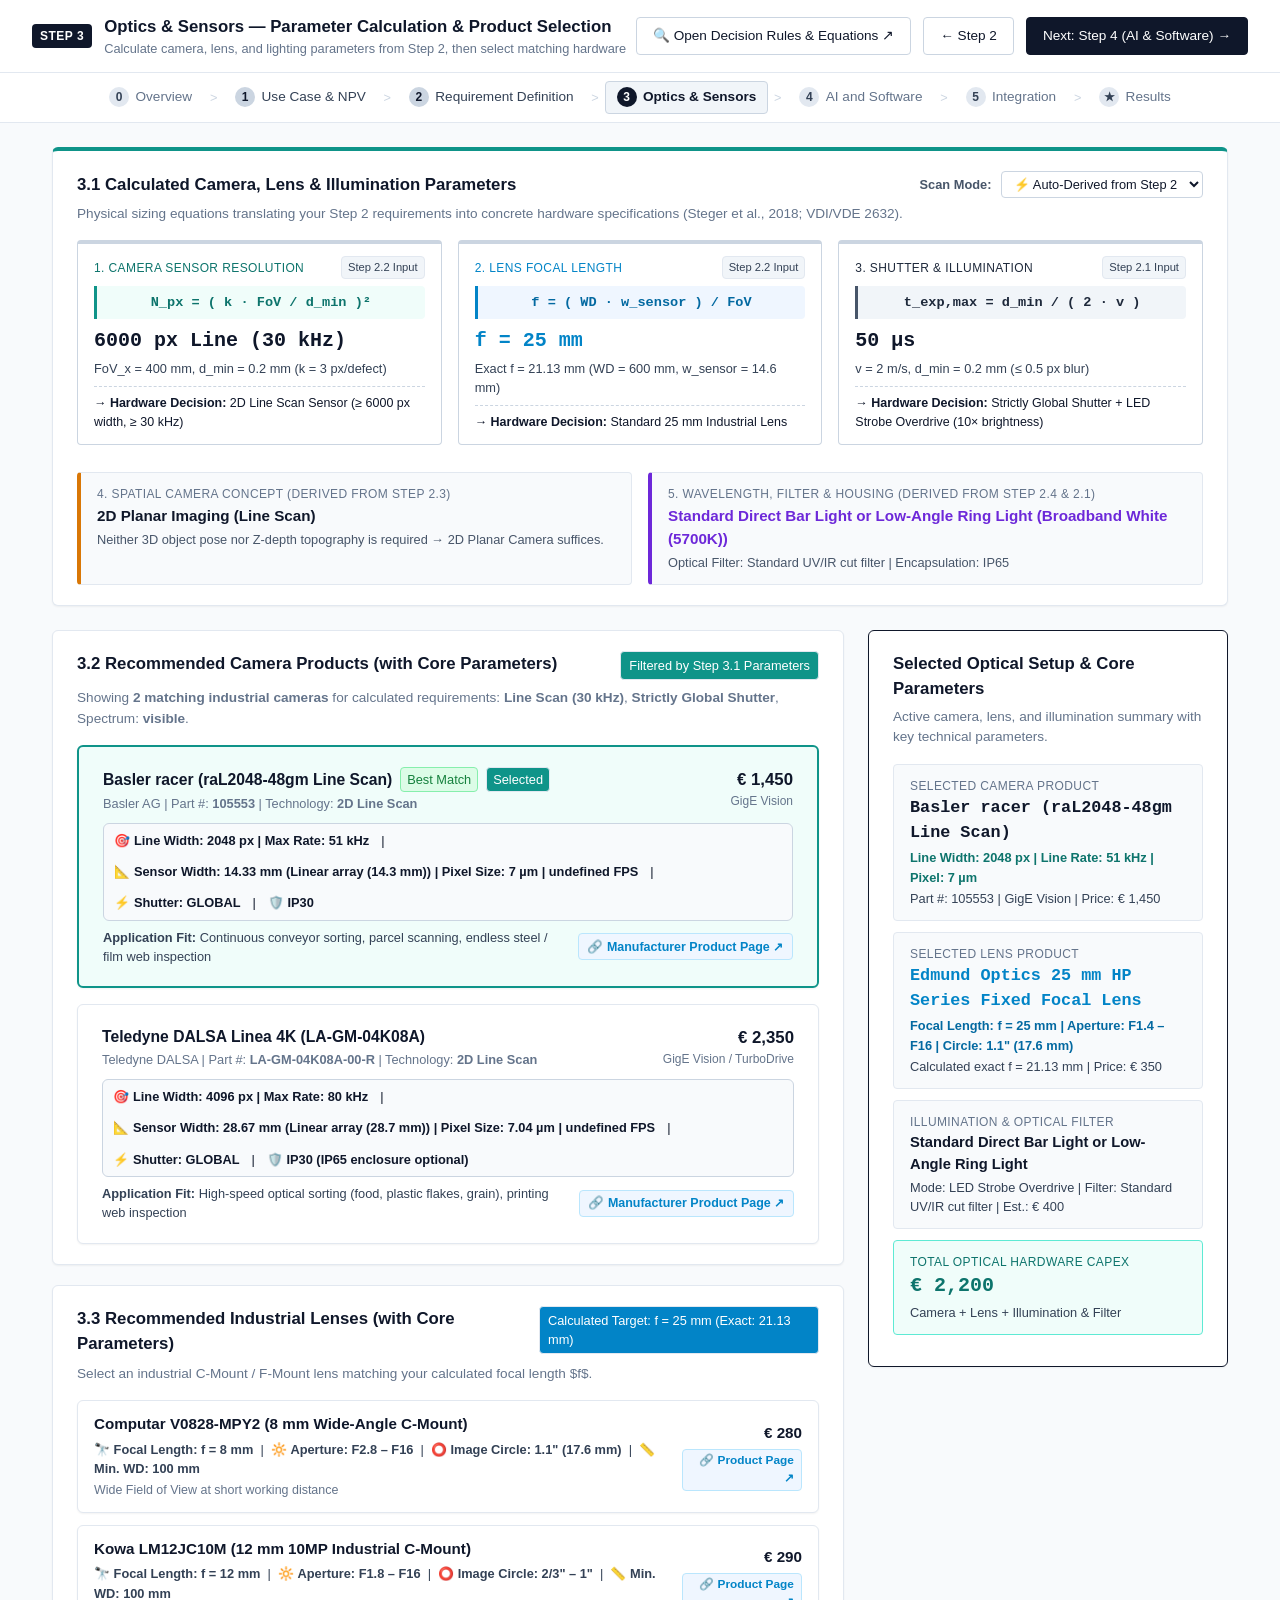
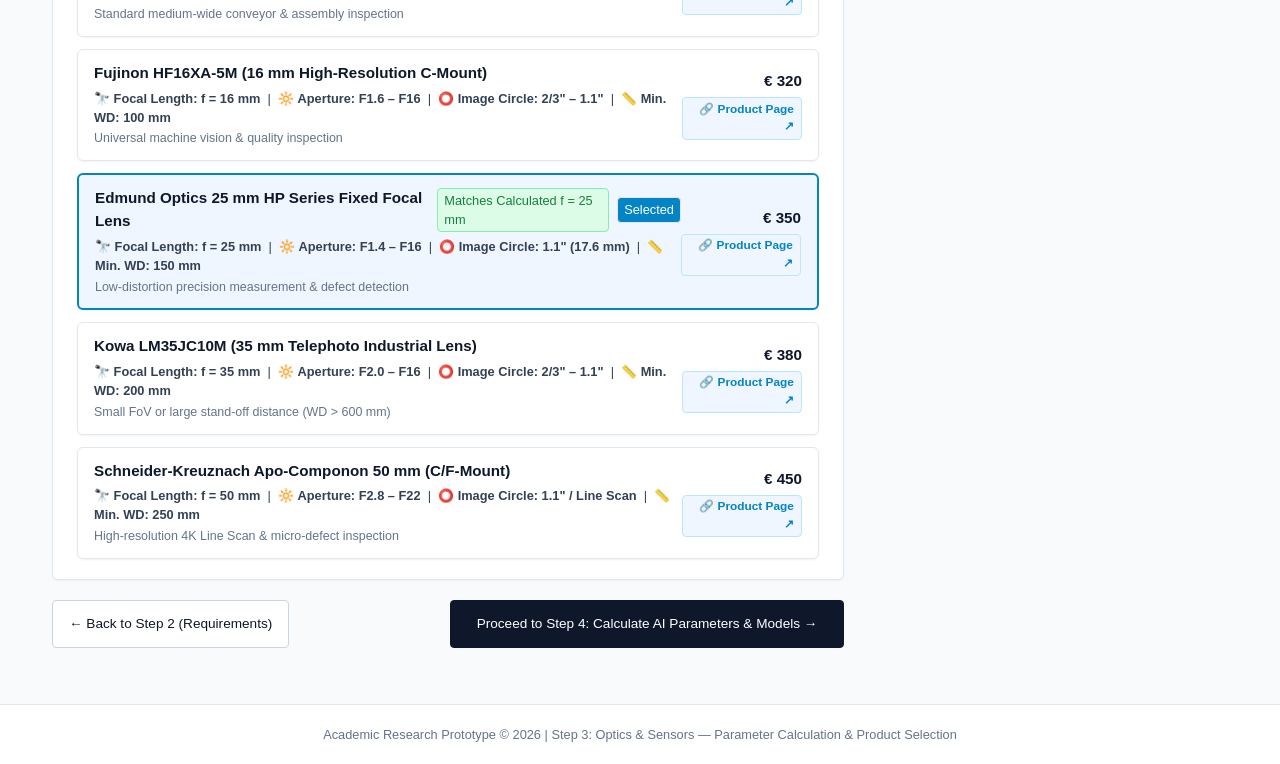
<file: step3_hardware_optics.html>
<!DOCTYPE html>
<html lang="en">
<head>
  <meta charset="UTF-8">
  <meta name="viewport" content="width=device-width, initial-scale=1.0">
  <title>Step 3: Optics &amp; Sensors | AI Vision Selection Tool</title>
  <link rel="stylesheet" href="css/style.css">
</head>
<body>

  <!-- Top Navigation Header -->
  <header class="top-header">
    <div class="brand-container">
      <span class="brand-badge">STEP 3</span>
      <div>
        <h1 class="brand-title">Optics &amp; Sensors — Parameter Calculation &amp; Product Selection</h1>
        <p class="brand-subtitle">Calculate camera, lens, and lighting parameters from Step 2, then select matching hardware</p>
      </div>
    </div>
    <div class="header-actions">
      <a href="rules_step2.html" target="_blank" class="btn btn-secondary">🔍 Open Decision Rules &amp; Equations &nearr;</a>
      <a href="step2_requirements.html" class="btn btn-secondary">&larr; Step 2</a>
      <a href="step4_software_ai.html" class="btn btn-primary" id="btn-next-top">Next: Step 4 (AI &amp; Software) &rarr;</a>
    </div>
  </header>

  <!-- Step Wizard Bar -->
  <nav class="wizard-nav">
    <a href="index.html" class="step-item"><span class="step-num">0</span> Overview</a>
    <span class="step-divider">&gt;</span>
    <a href="step1_use_case.html" class="step-item completed"><span class="step-num">1</span> Use Case &amp; NPV</a>
    <span class="step-divider">&gt;</span>
    <a href="step2_requirements.html" class="step-item completed"><span class="step-num">2</span> Requirement Definition</a>
    <span class="step-divider">&gt;</span>
    <div class="step-item active"><span class="step-num">3</span> Optics &amp; Sensors</div>
    <span class="step-divider">&gt;</span>
    <a href="step4_software_ai.html" class="step-item"><span class="step-num">4</span> AI and Software</a>
    <span class="step-divider">&gt;</span>
    <a href="step5_integration.html" class="step-item"><span class="step-num">5</span> Integration</a>
    <span class="step-divider">&gt;</span>
    <a href="results.html" class="step-item"><span class="step-num">★</span> Results</a>
  </nav>

  <main class="main-wrapper">

    <!-- ======================================================================= -->
    <!-- PART A: CALCULATED CAMERA, LENS & ILLUMINATION PARAMETERS (From Step 2) -->
    <!-- Matches Slide 06_Step3_Optics_and_Sensors_V2.pptx & 06b_3D_Concepts     -->
    <!-- ======================================================================= -->
    <div class="card" style="margin-bottom: 1.5rem; border-top: 4px solid #0f9489;">
      <div style="display: flex; justify-content: space-between; align-items: center; margin-bottom: 0.35rem;">
        <h2 class="card-title" style="margin-bottom: 0;">3.1 Calculated Camera, Lens &amp; Illumination Parameters</h2>
        <div style="display: flex; align-items: center; gap: 0.6rem;">
          <label for="override-scan-mode" style="font-size: 0.8rem; color: #475569; font-weight: 600;">Scan Mode:</label>
          <select id="override-scan-mode" class="form-control" style="padding: 0.25rem 0.5rem; font-size: 0.8rem; width: auto;">
            <option value="auto">⚡ Auto-Derived from Step 2</option>
            <option value="area_scan">Force 2D Area Scan</option>
            <option value="line_scan">Force 2D Line Scan</option>
          </select>
        </div>
      </div>
      <p class="card-desc">
        Physical sizing equations translating your Step 2 requirements into concrete hardware specifications (Steger et al., 2018; VDI/VDE 2632).
      </p>

      <!-- 3 Core Sizing Equations (Matching Slide 06 V2!) -->
      <div style="display: grid; grid-template-columns: repeat(3, 1fr); gap: 1rem; margin-bottom: 1rem;">
        
        <!-- Column 1: Camera Sensor Resolution -->
        <div class="stat-box" style="border-top: 3px solid #0f9489; background: #ffffff; border: 1px solid #cbd5e1; border-top-width: 4px;">
          <div style="display: flex; justify-content: space-between; align-items: center;">
            <span class="stat-label" style="color: #0d746c;">1. Camera Sensor Resolution</span>
            <span class="unit-badge" style="font-size: 0.7rem;">Step 2.2 Input</span>
          </div>
          <div class="formula-callout" style="margin: 0.45rem 0; padding: 0.4rem 0.6rem; font-size: 0.85rem; background: #f0fdfa; border-color: #0f9489; color: #0d746c; text-align: center; font-weight: 700;">
            N_px = ( k · FoV / d_min )²
          </div>
          <div class="stat-value" id="calc-res-main" style="font-size: 1.25rem; color: #0f172a;">10.8 MP</div>
          <div class="stat-sub" id="calc-res-sub" style="margin-top: 0.15rem;">3600 × 3000 px (k = 3 px/feature)</div>
          <div style="margin-top: 0.5rem; padding-top: 0.45rem; border-top: 1px dashed #cbd5e1; font-size: 0.78rem; color: #0f172a;">
            <strong>&rarr; Hardware Decision:</strong> <span id="calc-res-decision">Area Scan Sensor (≥ 10.8 MP)</span>
          </div>
        </div>

        <!-- Column 2: Lens Focal Length -->
        <div class="stat-box" style="border-top: 3px solid #0284c7; background: #ffffff; border: 1px solid #cbd5e1; border-top-width: 4px;">
          <div style="display: flex; justify-content: space-between; align-items: center;">
            <span class="stat-label" style="color: #0284c7;">2. Lens Focal Length</span>
            <span class="unit-badge" style="font-size: 0.7rem;">Step 2.2 Input</span>
          </div>
          <div class="formula-callout" style="margin: 0.45rem 0; padding: 0.4rem 0.6rem; font-size: 0.85rem; background: #eff6ff; border-color: #0284c7; color: #0369a1; text-align: center; font-weight: 700;">
            f = ( WD · w_sensor ) / FoV
          </div>
          <div class="stat-value" id="calc-lens-main" style="font-size: 1.25rem; color: #0284c7;">f = 12 mm</div>
          <div class="stat-sub" id="calc-lens-sub" style="margin-top: 0.15rem;">Exact f = 12.9 mm (WD = 600 mm, FoV = 400 mm)</div>
          <div style="margin-top: 0.5rem; padding-top: 0.45rem; border-top: 1px dashed #cbd5e1; font-size: 0.78rem; color: #0f172a;">
            <strong>&rarr; Hardware Decision:</strong> <span id="calc-lens-decision">Standard 12 mm C-Mount Lens</span>
          </div>
        </div>

        <!-- Column 3: Shutter & Illumination -->
        <div class="stat-box" style="border-top: 3px solid #1e293b; background: #ffffff; border: 1px solid #cbd5e1; border-top-width: 4px;">
          <div style="display: flex; justify-content: space-between; align-items: center;">
            <span class="stat-label" style="color: #1e293b;">3. Shutter &amp; Illumination</span>
            <span class="unit-badge" style="font-size: 0.7rem;">Step 2.1 Input</span>
          </div>
          <div class="formula-callout" style="margin: 0.45rem 0; padding: 0.4rem 0.6rem; font-size: 0.85rem; background: #f1f5f9; border-color: #475569; color: #1e293b; text-align: center; font-weight: 700;">
            t_exp,max = d_min / ( 2 · v )
          </div>
          <div class="stat-value" id="calc-exp-main" style="font-size: 1.25rem; color: #0f172a;">125 µs</div>
          <div class="stat-sub" id="calc-exp-sub" style="margin-top: 0.15rem;">Max exposure for ≤ 0.5 px motion blur</div>
          <div style="margin-top: 0.5rem; padding-top: 0.45rem; border-top: 1px dashed #cbd5e1; font-size: 0.78rem; color: #0f172a;">
            <strong>&rarr; Hardware Decision:</strong> <span id="calc-exp-decision">Global Shutter + LED Strobe Overdrive</span>
          </div>
        </div>

      </div>

      <!-- Row 2: Derived 3D Camera Concept (Step 2.3) & Material/Filter Setup (Step 2.4) -->
      <div style="display: grid; grid-template-columns: 1fr 1fr; gap: 1rem;">
        
        <div class="stat-box" style="margin-bottom: 0; border-left: 4px solid #d97706;">
          <div class="stat-label">4. Spatial Camera Concept (Derived from Step 2.3)</div>
          <div id="calc-3d-concept" style="font-weight: 700; font-size: 0.95rem; color: #0f172a; margin-top: 0.15rem;">
            2D Planar Camera (Area Scan)
          </div>
          <div id="calc-3d-reason" style="font-size: 0.8rem; color: #475569; margin-top: 0.15rem;">
            Neither 3D object pose nor Z-depth topography is required.
          </div>
        </div>

        <div class="stat-box" style="margin-bottom: 0; border-left: 4px solid #6d28d9;">
          <div class="stat-label">5. Wavelength, Filter &amp; Housing (Derived from Step 2.4 &amp; 2.1)</div>
          <div id="calc-mat-setup" style="font-weight: 700; font-size: 0.95rem; color: #6d28d9; margin-top: 0.15rem;">
            Standard Direct Bar Light (Broadband White 5700K)
          </div>
          <div id="calc-mat-sub" style="font-size: 0.8rem; color: #475569; margin-top: 0.15rem;">
            Filter: Standard UV/IR cut filter | Required Protection: IP65
          </div>
        </div>

      </div>
    </div>

    <!-- ======================================================================= -->
    <!-- PART B: CAMERA & LENS PRODUCT RECOMMENDATIONS (WITH CORE PARAMETERS)    -->
    <!-- ======================================================================= -->
    <div class="grid-two-column">
      
      <!-- Left Column: Camera Products & Lens Products -->
      <div>
        
        <!-- Recommended Camera Products -->
        <div class="card">
          <div style="display: flex; justify-content: space-between; align-items: start; margin-bottom: 0.5rem;">
            <h2 class="card-title" style="margin-bottom: 0;">3.2 Recommended Camera Products (with Core Parameters)</h2>
            <span class="unit-badge" id="lbl-catalog-badge" style="background: #0f9489; color: #ffffff; padding: 4px 8px;">Filtered by Step 3.1 Parameters</span>
          </div>
          <p class="card-desc" id="lbl-catalog-filter-summary">
            Showing industrial cameras matching your calculated resolution, shutter, dimensionality, and spectrum.
          </p>

          <div id="camera-list-container" style="display: flex; flex-direction: column; gap: 1rem;">
            <!-- Dynamically populated via JS with core parameters prominently highlighted -->
          </div>
        </div>

        <!-- Recommended Lens Products (with Focal Length, Aperture, Image Circle) -->
        <div class="card">
          <div style="display: flex; justify-content: space-between; align-items: start; margin-bottom: 0.5rem;">
            <h2 class="card-title" style="margin-bottom: 0;">3.3 Recommended Industrial Lenses (with Core Parameters)</h2>
            <span class="unit-badge" style="background: #0284c7; color: #ffffff; padding: 4px 8px;" id="badge-rec-focal">Target: f = 12 mm</span>
          </div>
          <p class="card-desc" id="desc-lens-selection">
            Select an industrial C-Mount / F-Mount lens matching your calculated focal length $f$.
          </p>

          <div id="lens-list-container" style="display: flex; flex-direction: column; gap: 0.75rem;">
            <!-- Dynamically populated Lens product cards with focal length, aperture range, min WD, price -->
          </div>
        </div>

        <div style="display: flex; justify-content: space-between; margin-bottom: 2rem;">
          <a href="step2_requirements.html" class="btn btn-secondary">&larr; Back to Step 2 (Requirements)</a>
          <a href="step4_software_ai.html" class="btn btn-primary" style="padding: 0.8rem 1.6rem;">
            Proceed to Step 4: Calculate AI Parameters &amp; Models &rarr;
          </a>
        </div>

      </div>

      <!-- Right Column: Selected Optical Setup & Core Parameter Summary -->
      <div>
        <div class="card" style="position: sticky; top: 80px; border-color: var(--accent-cyan);">
          <h3 class="card-title" style="color: var(--accent-cyan);">Selected Optical Setup &amp; Core Parameters</h3>
          <p class="card-desc">Active camera, lens, and illumination summary with key technical parameters.</p>

          <div class="stat-box">
            <div class="stat-label">Selected Camera Product</div>
            <div class="stat-value" id="val-summary-camera" style="font-size: 1.05rem;">Basler ace 2 Pro</div>
            <div class="stat-sub" id="val-summary-cam-params" style="color: #0d746c; font-weight: 600; margin-top: 0.2rem;">
              Resolution: 20.4 MP (5328×3840) | Global Shutter | Pixel: 2.74 µm
            </div>
            <div class="stat-sub" id="val-summary-cam-sub">Part #: 108126 | Price: € 1,290</div>
          </div>

          <div class="stat-box">
            <div class="stat-label">Selected Lens Product</div>
            <div class="stat-value" id="val-summary-lens" style="font-size: 1.05rem; color: #0284c7;">f = 25 mm C-Mount Lens</div>
            <div class="stat-sub" id="val-summary-lens-params" style="color: #0369a1; font-weight: 600; margin-top: 0.2rem;">
              Focal Length: 25 mm | Aperture: F1.4–F16 | Image Circle: 1.1"
            </div>
            <div class="stat-sub" id="val-summary-lens-sub">Matched to calculated f = 24.5 mm | Price: € 350</div>
          </div>

          <div class="stat-box">
            <div class="stat-label">Illumination &amp; Optical Filter</div>
            <div id="val-summary-illum" style="font-weight: 600; font-size: 0.92rem; color: #0f172a;">
              Standard Direct Bar Light
            </div>
            <div class="stat-sub" id="val-summary-illum-params" style="margin-top: 0.2rem;">
              Mode: Strobe Overdrive | Filter: Standard UV/IR cut | Est.: € 400
            </div>
          </div>

          <div class="stat-box" style="background: #f0fdfa; border-color: #5eead4;">
            <div class="stat-label" style="color: #0d746c;">Total Optical Hardware CAPEX</div>
            <div class="stat-value" id="val-summary-total-front" style="color: #0d746c;">€ 2,040</div>
            <div class="stat-sub">Camera + Lens + Illumination &amp; Filter</div>
          </div>

        </div>
      </div>

    </div>
  </main>

  <footer>
    <p>Academic Research Prototype &copy; 2026 | Step 3: Optics &amp; Sensors — Parameter Calculation &amp; Product Selection</p>
  </footer>

  <script src="js/data/cameras.js"></script>
  <script src="js/data/models.js"></script>
  <script src="js/data/hardware.js"></script>
  <script src="js/engine/optics.js"></script>
  <script src="js/engine/latency.js"></script>
  <script src="js/engine/mcdm.js"></script>
  <script src="js/app.js"></script>

  <script>
    // Verified Industrial Lens Catalog with Core Parameters (Focal Length, Aperture, Image Circle, Min WD, Product URL)
    const DEFAULT_LENS_CATALOG = [
      { focalMm: 8,  name: "Computar V0828-MPY2 (8 mm Wide-Angle C-Mount)",      aperture: "F2.8 – F16", format: "1.1\" (17.6 mm)", minWdMm: 100, priceEuro: 280, typicalUse: "Wide Field of View at short working distance", productUrl: "https://computar.com/product/1111/V0828-MPY2" },
      { focalMm: 12, name: "Kowa LM12JC10M (12 mm 10MP Industrial C-Mount)",     aperture: "F1.8 – F16", format: "2/3\" – 1\"",      minWdMm: 100, priceEuro: 290, typicalUse: "Standard medium-wide conveyor & assembly inspection", productUrl: "https://www.kowa-lenses.com/en/lm12jc10m-10mp-industrial-lens-2-3-c-mount" },
      { focalMm: 16, name: "Fujinon HF16XA-5M (16 mm High-Resolution C-Mount)",  aperture: "F1.6 – F16", format: "2/3\" – 1.1\"",    minWdMm: 100, priceEuro: 320, typicalUse: "Universal machine vision & quality inspection", productUrl: "https://www.fujifilm.com/de/de/business/optical-devices/machine-vision-lens/hf-xa-5m" },
      { focalMm: 25, name: "Edmund Optics 25 mm HP Series Fixed Focal Lens",     aperture: "F1.4 – F16", format: "1.1\" (17.6 mm)", minWdMm: 150, priceEuro: 350, typicalUse: "Low-distortion precision measurement & defect detection", productUrl: "https://www.edmundoptics.de/f/hp-series-fixed-focal-length-lenses/14794/" },
      { focalMm: 35, name: "Kowa LM35JC10M (35 mm Telephoto Industrial Lens)",   aperture: "F2.0 – F16", format: "2/3\" – 1.1\"",    minWdMm: 200, priceEuro: 380, typicalUse: "Small FoV or large stand-off distance (WD > 600 mm)", productUrl: "https://www.kowa-lenses.com/en/lm35jc10m-10mp-industrial-lens-2-3-c-mount" },
      { focalMm: 50, name: "Schneider-Kreuznach Apo-Componon 50 mm (C/F-Mount)", aperture: "F2.8 – F22", format: "1.1\" / Line Scan",minWdMm: 250, priceEuro: 450, typicalUse: "High-resolution 4K Line Scan & micro-defect inspection", productUrl: "https://schneiderkreuznach.com/en/industrial-optics" }
    ];
    const LENS_CATALOG = (typeof CSVDatabase !== "undefined") ? CSVDatabase.getLensesCatalog(DEFAULT_LENS_CATALOG) : DEFAULT_LENS_CATALOG;

    const state = AppState.load();
    const req = state.requirements;

    // Top Parameter Elements
    const elOverrideScan = document.getElementById("override-scan-mode");
    const elCalcResMain = document.getElementById("calc-res-main");
    const elCalcResSub = document.getElementById("calc-res-sub");
    const elCalcResDec = document.getElementById("calc-res-decision");

    const elCalcLensMain = document.getElementById("calc-lens-main");
    const elCalcLensSub = document.getElementById("calc-lens-sub");
    const elCalcLensDec = document.getElementById("calc-lens-decision");

    const elCalcExpMain = document.getElementById("calc-exp-main");
    const elCalcExpSub = document.getElementById("calc-exp-sub");
    const elCalcExpDec = document.getElementById("calc-exp-decision");

    const elCalc3dConcept = document.getElementById("calc-3d-concept");
    const elCalc3dReason = document.getElementById("calc-3d-reason");
    const elCalcMatSetup = document.getElementById("calc-mat-setup");
    const elCalcMatSub = document.getElementById("calc-mat-sub");

    // Product List Elements
    const elCatalogSummary = document.getElementById("lbl-catalog-filter-summary");
    const elCameraList = document.getElementById("camera-list-container");
    const elLensList = document.getElementById("lens-list-container");
    const elBadgeRecFocal = document.getElementById("badge-rec-focal");

    // Right Summary Elements
    const elValSummaryCam = document.getElementById("val-summary-camera");
    const elValSummaryCamParams = document.getElementById("val-summary-cam-params");
    const elValSummaryCamSub = document.getElementById("val-summary-cam-sub");
    const elValSummaryLens = document.getElementById("val-summary-lens");
    const elValSummaryLensParams = document.getElementById("val-summary-lens-params");
    const elValSummaryLensSub = document.getElementById("val-summary-lens-sub");
    const elValSummaryIllum = document.getElementById("val-summary-illum");
    const elValSummaryIllumParams = document.getElementById("val-summary-illum-params");
    const elValSummaryTotalFront = document.getElementById("val-summary-total-front");

    if (req.sensorGeometryMode) {
      elOverrideScan.value = req.sensorGeometryMode;
    }

    function computeStep3Parameters() {
      const scanModeSetting = elOverrideScan.value;
      const derivedScan = OpticsEngine.deriveScanGeometry(
        req.timingMode || "conveyor_throughput",
        req.velocityMps || 0,
        req.fovXMm || 400,
        req.minDefectMm || 0.2,
        req.needs3D || false
      );
      const effectiveGeom = (scanModeSetting === "auto") ? derivedScan.geometry : scanModeSetting;
      req.sensorGeometry = effectiveGeom;
      req.sensorGeometryMode = scanModeSetting;

      // 1. Sensor Resolution Calculation
      const res = OpticsEngine.calculateResolution(
        effectiveGeom,
        req.fovXMm || 400,
        req.fovYMm || 300,
        req.minDefectMm || 0.2,
        req.velocityMps || 0,
        3.0
      );

      // 2. Lens Focal Length Calculation (using selected camera's sensor width if available, default 8.8 mm)
      const activeCam = CAMERA_CATALOG.find(c => c.id === state.optics.selectedCameraId);
      const sensorWidthMm = (activeCam && activeCam.sensorWidthMm) ? activeCam.sensorWidthMm : 8.8;
      const fl = OpticsEngine.calculateFocalLength(req.workingDistanceMm || 600, req.fovXMm || 400, sensorWidthMm);

      // 3. Exposure & Shutter Calculation
      const exp = OpticsEngine.calculateExposureTime(req.minDefectMm || 0.2, req.velocityMps || 0);

      // 4. 3D Dimensionality Evaluation
      const dim = OpticsEngine.evaluateDimensionality(
        req.needsZHeight,
        req.needs6DoFPose,
        req.surfaceType,
        req.velocityMps || 0,
        req.workingDistanceMm || 600,
        req.minDefectMm || 0.2
      );

      // 5. Material & Illumination
      const illum = OpticsEngine.recommendIllumination(req.spectralBand, req.surfaceType, "surface");

      // Populate Section 3.1 Cards
      if (res.isLineScan) {
        elCalcResMain.textContent = `${res.minWidthPx} px Line (${res.requiredLineRateKhz} kHz)`;
        elCalcResSub.textContent = `FoV_x = ${req.fovXMm} mm, d_min = ${req.minDefectMm} mm (k = 3 px/defect)`;
        elCalcResDec.textContent = `2D Line Scan Sensor (≥ ${res.minWidthPx} px width, ≥ ${res.requiredLineRateKhz} kHz)`;
      } else {
        elCalcResMain.textContent = `${res.minTotalMP} MP`;
        elCalcResSub.textContent = `${res.minWidthPx} × ${res.minHeightPx} px (FoV = ${req.fovXMm}×${req.fovYMm} mm, d_min = ${req.minDefectMm} mm)`;
        elCalcResDec.textContent = `2D Area Scan Sensor (≥ ${res.minTotalMP} MP)`;
      }

      elCalcLensMain.textContent = `f = ${fl.standardLensMm} mm`;
      elCalcLensSub.textContent = `Exact f = ${fl.exactFocalLengthMm} mm (WD = ${req.workingDistanceMm} mm, w_sensor = ${sensorWidthMm} mm)`;
      elCalcLensDec.textContent = `Standard ${fl.standardLensMm} mm Industrial Lens`;
      elBadgeRecFocal.textContent = `Calculated Target: f = ${fl.standardLensMm} mm (Exact: ${fl.exactFocalLengthMm} mm)`;

      elCalcExpMain.textContent = `${exp.maxExposureUs.toLocaleString()} µs`;
      elCalcExpSub.textContent = `v = ${req.velocityMps} m/s, d_min = ${req.minDefectMm} mm (≤ 0.5 px blur)`;
      elCalcExpDec.textContent = `${exp.shutterRequired} + ${exp.strobeRequired ? "LED Strobe Overdrive (10× brightness)" : "Continuous LED Light"}`;

      elCalc3dConcept.textContent = req.needs3D ? dim.recommendedSensorFamily : `2D Planar Imaging (${res.isLineScan ? "Line Scan" : "Area Scan"})`;
      elCalc3dReason.textContent = dim.reason + (req.needs3D ? " — " + dim.rationale : "");

      elCalcMatSetup.textContent = `${illum.illuminationType} (${illum.colorSpectrum})`;
      elCalcMatSub.textContent = `Optical Filter: ${illum.filter} | Encapsulation: ${req.ipRatingNeeded || "IP65"}`;

      // Update state
      state.opticsCalculations = {
        minWidthPx: res.minWidthPx,
        minHeightPx: res.minHeightPx,
        minTotalMP: res.minTotalMP,
        isLineScan: res.isLineScan,
        requiredLineRateKhz: res.requiredLineRateKhz,
        maxExposureUs: exp.maxExposureUs,
        maxExposureMs: exp.maxExposureMs,
        shutterRequired: exp.shutterRequired,
        strobeRequired: exp.strobeRequired,
        exactFocalLengthMm: fl.exactFocalLengthMm,
        standardLensMm: fl.standardLensMm,
        maxInferenceBudgetMs: state.opticsCalculations.maxInferenceBudgetMs || 100
      };

      // Auto-select closest standard lens if not manually set or if recalculating
      state.optics.lensFocalLengthMm = fl.standardLensMm;
      AppState.save(state);

      return { res, fl, exp, dim, illum };
    }

    function renderCameras(calcData) {
      elCameraList.innerHTML = "";
      const is3D = req.needs3D;
      const isLineScan = req.sensorGeometry === "line_scan";
      const isNir = req.spectralBand === "nir";
      const minMP = calcData.res.minTotalMP;
      const maxExpUs = calcData.exp.maxExposureUs;

      let compatibleCameras = CAMERA_CATALOG.filter(cam => {
        if (is3D && cam.dimensionality !== "3D") return false;
        if (!is3D && cam.dimensionality === "3D") return false;
        if (isLineScan && !cam.technology.includes("Line Scan")) return false;
        if (!isLineScan && !is3D && cam.technology.includes("Line Scan")) return false;
        if (isNir && !cam.spectrum.includes("NIR") && !cam.spectrum.includes("Infrared")) return false;
        if (!isLineScan && !is3D && cam.resolutionMP < (minMP * 0.65)) return false;
        if (maxExpUs < 1000 && cam.shutter === "rolling") return false;
        return true;
      });

      // Fallback if strict resolution filter leaves 0 cameras (e.g., ultra-high >25 MP requirement)
      let relaxedNote = "";
      if (compatibleCameras.length === 0) {
        compatibleCameras = CAMERA_CATALOG.filter(cam => {
          if (is3D) return cam.dimensionality === "3D";
          if (isLineScan) return cam.technology.includes("Line Scan");
          return cam.dimensionality === "2D";
        });
        relaxedNote = ` <em>(Note: Calculated ${minMP} MP exceeds single standard sensor; showing highest-resolution cameras in category)</em>`;
      }

      elCatalogSummary.innerHTML = `Showing <strong>${compatibleCameras.length} matching industrial cameras</strong> for calculated requirements: <strong>${is3D ? '3D Sensor' : (isLineScan ? 'Line Scan (' + calcData.res.requiredLineRateKhz + ' kHz)' : '≥ ' + minMP + ' MP Area Scan')}</strong>, <strong>${calcData.exp.shutterRequired}</strong>, Spectrum: <strong>${req.spectralBand || 'visible'}</strong>.${relaxedNote}`;

      if (compatibleCameras.length > 0 && !compatibleCameras.some(c => c.id === state.optics.selectedCameraId)) {
        state.optics.selectedCameraId = compatibleCameras[0].id;
        AppState.save(state);
      }

      compatibleCameras.forEach((cam, idx) => {
        const isSelected = cam.id === state.optics.selectedCameraId;
        const card = document.createElement("div");
        card.className = "card";
        card.style.cursor = "pointer";
        card.style.margin = "0";
        card.style.border = isSelected ? "2px solid #0f9489" : "1px solid var(--border-color)";
        card.style.backgroundColor = isSelected ? "#f0fdfa" : "#ffffff";

        const coreResText = cam.technology.includes("Line")
          ? `Line Width: ${cam.widthPx} px | Max Rate: ${cam.maxLineRateKhz} kHz`
          : `Resolution: ${cam.resolutionMP} MP (${cam.widthPx} × ${cam.heightPx} px)`;

        const coreSensorText = cam.dimensionality === "3D"
          ? `Z-Accuracy: ${cam.zAccuracyMm} mm | Working Range: ${cam.workingDistanceRangeMm[0]}–${cam.workingDistanceRangeMm[1]} mm`
          : `Sensor Width: ${cam.sensorWidthMm} mm (${cam.sensorFormat}) | Pixel Size: ${cam.pixelSizeUm} µm | ${cam.maxFps} FPS`;

        card.innerHTML = `
          <div style="display: flex; justify-content: space-between; align-items: start;">
            <div>
              <div style="display: flex; align-items: center; gap: 0.5rem;">
                <span style="font-weight: 700; font-size: 0.98rem; color: var(--text-main);">${cam.name}</span>
                ${idx === 0 ? '<span class="unit-badge" style="background:#dcfce7; color:#15803d; border:1px solid #86efac;">Best Match</span>' : ''}
                ${isSelected ? '<span class="unit-badge" style="background:#0f9489; color:#ffffff;">Selected</span>' : ''}
              </div>
              <div style="font-size: 0.8rem; color: var(--text-muted); margin-top: 0.1rem;">
                ${cam.manufacturer} | Part #: <strong>${cam.partNumber}</strong> | Technology: <strong>${cam.technology}</strong>
              </div>
            </div>
            <div style="text-align: right;">
              <span style="font-weight: 700; font-size: 1.05rem; color: var(--text-main);">€ ${cam.unitCostEuro.toLocaleString()}</span>
              <div style="font-size: 0.75rem; color: var(--text-muted);">${cam.interface}</div>
            </div>
          </div>

          <!-- Highlighted Core Camera Parameters Bar -->
          <div style="margin-top: 0.6rem; padding: 0.45rem 0.65rem; background: #f8fafc; border: 1px solid #cbd5e1; border-radius: 6px; display: flex; flex-wrap: wrap; gap: 0.75rem; font-size: 0.8rem; color: #0f172a;">
            <span>🎯 <strong>${coreResText}</strong></span>
            <span>|</span>
            <span>📐 <strong>${coreSensorText}</strong></span>
            <span>|</span>
            <span>⚡ <strong>Shutter: ${cam.shutter.toUpperCase()}</strong></span>
            <span>|</span>
            <span>🛡️ <strong>${cam.ipRating}</strong></span>
          </div>

          <div style="display: flex; justify-content: space-between; align-items: center; margin-top: 0.45rem; gap: 0.5rem;">
            <p style="font-size: 0.8rem; color: var(--text-secondary); margin: 0;">
              <strong>Application Fit:</strong> ${cam.typicalUse}
            </p>
            ${cam.productUrl ? `<a href="${cam.productUrl}" target="_blank" rel="noopener noreferrer" onclick="event.stopPropagation();" style="font-size: 0.78rem; font-weight: 600; color: #0284c7; text-decoration: none; white-space: nowrap; padding: 0.2rem 0.55rem; background: #eff6ff; border: 1px solid #bae6fd; border-radius: 4px;">🔗 Manufacturer Product Page &nearr;</a>` : ''}
          </div>
        `;

        card.addEventListener("click", () => {
          state.optics.selectedCameraId = cam.id;
          AppState.save(state);
          const refreshedCalc = computeStep3Parameters();
          renderCameras(refreshedCalc);
          renderLenses(refreshedCalc);
          updateSummary(refreshedCalc);
        });

        elCameraList.appendChild(card);
      });
    }

    function renderLenses(calcData) {
      elLensList.innerHTML = "";
      const targetFocalMm = calcData.fl.standardLensMm;
      const is3D = req.needs3D;

      if (is3D) {
        elLensList.innerHTML = `
          <div class="stat-box" style="background: #f8fafc; border-left: 4px solid #0284c7; margin-bottom: 0;">
            <div style="font-weight: 700; color: #0f172a; font-size: 0.92rem;">Factory-Calibrated Integrated 3D Optics</div>
            <div style="font-size: 0.82rem; color: #475569; margin-top: 0.2rem;">
              3D cameras (Stereo, ToF, Structured Light, LiDAR) include factory-calibrated matched lenses and projectors. No external C-Mount lens is required.
            </div>
          </div>
        `;
        return;
      }

      LENS_CATALOG.forEach(lens => {
        const isRecommended = lens.focalMm === targetFocalMm;
        const isSelected = lens.focalMm === state.optics.lensFocalLengthMm;

        const card = document.createElement("div");
        card.className = "card";
        card.style.cursor = "pointer";
        card.style.margin = "0";
        card.style.padding = "0.75rem 1rem";
        card.style.border = isSelected ? "2px solid #0284c7" : "1px solid var(--border-color)";
        card.style.backgroundColor = isSelected ? "#eff6ff" : "#ffffff";

        card.innerHTML = `
          <div style="display: flex; justify-content: space-between; align-items: center;">
            <div>
              <div style="display: flex; align-items: center; gap: 0.5rem;">
                <span style="font-weight: 700; font-size: 0.95rem; color: #0f172a;">${lens.name}</span>
                ${isRecommended ? '<span class="unit-badge" style="background:#dcfce7; color:#15803d; border:1px solid #86efac;">Matches Calculated f = ' + targetFocalMm + ' mm</span>' : ''}
                ${isSelected ? '<span class="unit-badge" style="background:#0284c7; color:#ffffff;">Selected</span>' : ''}
              </div>
              <div style="font-size: 0.8rem; color: #334155; margin-top: 0.25rem;">
                🔭 <strong>Focal Length: f = ${lens.focalMm} mm</strong> &nbsp;|&nbsp;
                🔆 <strong>Aperture: ${lens.aperture}</strong> &nbsp;|&nbsp;
                ⭕ <strong>Image Circle: ${lens.format}</strong> &nbsp;|&nbsp;
                📏 <strong>Min. WD: ${lens.minWdMm} mm</strong>
              </div>
              <div style="font-size: 0.78rem; color: #64748b; margin-top: 0.15rem;">${lens.typicalUse}</div>
            </div>
            <div style="text-align: right; min-width: 120px;">
              <span style="font-weight: 700; font-size: 0.95rem; color: #0f172a;">€ ${lens.priceEuro}</span>
              <div style="margin-top: 0.25rem;">
                <a href="${lens.productUrl}" target="_blank" rel="noopener noreferrer" onclick="event.stopPropagation();" style="font-size: 0.74rem; font-weight: 600; color: #0284c7; text-decoration: none; padding: 0.15rem 0.45rem; background: #eff6ff; border: 1px solid #bae6fd; border-radius: 4px; display: inline-block;">🔗 Product Page &nearr;</a>
              </div>
            </div>
          </div>
        `;

        card.addEventListener("click", () => {
          state.optics.lensFocalLengthMm = lens.focalMm;
          AppState.save(state);
          renderLenses(calcData);
          updateSummary(calcData);
        });

        elLensList.appendChild(card);
      });
    }

    function updateSummary(calcData) {
      const activeCam = CAMERA_CATALOG.find(c => c.id === state.optics.selectedCameraId) || CAMERA_CATALOG[0];
      const activeLens = LENS_CATALOG.find(l => l.focalMm === state.optics.lensFocalLengthMm) || LENS_CATALOG[3];

      elValSummaryCam.textContent = activeCam.name;
      if (activeCam.dimensionality === "3D") {
        elValSummaryCamParams.textContent = `3D Resolution: ${activeCam.resolutionMP} MP | Z-Accuracy: ${activeCam.zAccuracyMm} mm | Range: ${activeCam.workingDistanceRangeMm[0]}–${activeCam.workingDistanceRangeMm[1]} mm`;
      } else if (activeCam.technology.includes("Line")) {
        elValSummaryCamParams.textContent = `Line Width: ${activeCam.widthPx} px | Line Rate: ${activeCam.maxLineRateKhz} kHz | Pixel: ${activeCam.pixelSizeUm} µm`;
      } else {
        elValSummaryCamParams.textContent = `Resolution: ${activeCam.resolutionMP} MP (${activeCam.widthPx}×${activeCam.heightPx}) | ${activeCam.shutter.toUpperCase()} Shutter | Pixel: ${activeCam.pixelSizeUm} µm`;
      }
      elValSummaryCamSub.textContent = `Part #: ${activeCam.partNumber} | ${activeCam.interface} | Price: € ${activeCam.unitCostEuro.toLocaleString()}`;

      const lensPrice = req.needs3D ? 0 : activeLens.priceEuro;
      if (req.needs3D) {
        elValSummaryLens.textContent = "Integrated 3D Factory Optics";
        elValSummaryLensParams.textContent = "Pre-calibrated stereo / fringe / ToF lens assembly";
        elValSummaryLensSub.textContent = "Included in 3D scanner unit price (€ 0 extra)";
      } else {
        elValSummaryLens.textContent = activeLens.name;
        elValSummaryLensParams.textContent = `Focal Length: f = ${activeLens.focalMm} mm | Aperture: ${activeLens.aperture} | Circle: ${activeLens.format}`;
        elValSummaryLensSub.textContent = `Calculated exact f = ${calcData.fl.exactFocalLengthMm} mm | Price: € ${activeLens.priceEuro}`;
      }

      const illumPrice = req.needs3D ? 0 : 400;
      elValSummaryIllum.textContent = calcData.illum.illuminationType;
      elValSummaryIllumParams.textContent = `Mode: ${calcData.exp.strobeRequired ? "LED Strobe Overdrive" : "Continuous LED"} | Filter: ${calcData.illum.filter} | Est.: € ${illumPrice}`;

      const totalFront = activeCam.unitCostEuro + lensPrice + illumPrice;
      elValSummaryTotalFront.textContent = "€ " + totalFront.toLocaleString();
    }

    elOverrideScan.addEventListener("change", () => {
      const calcData = computeStep3Parameters();
      renderCameras(calcData);
      renderLenses(calcData);
      updateSummary(calcData);
    });

    const initialCalc = computeStep3Parameters();
    renderCameras(initialCalc);
    renderLenses(initialCalc);
    updateSummary(initialCalc);
  </script>
</body>
</html>
</file>
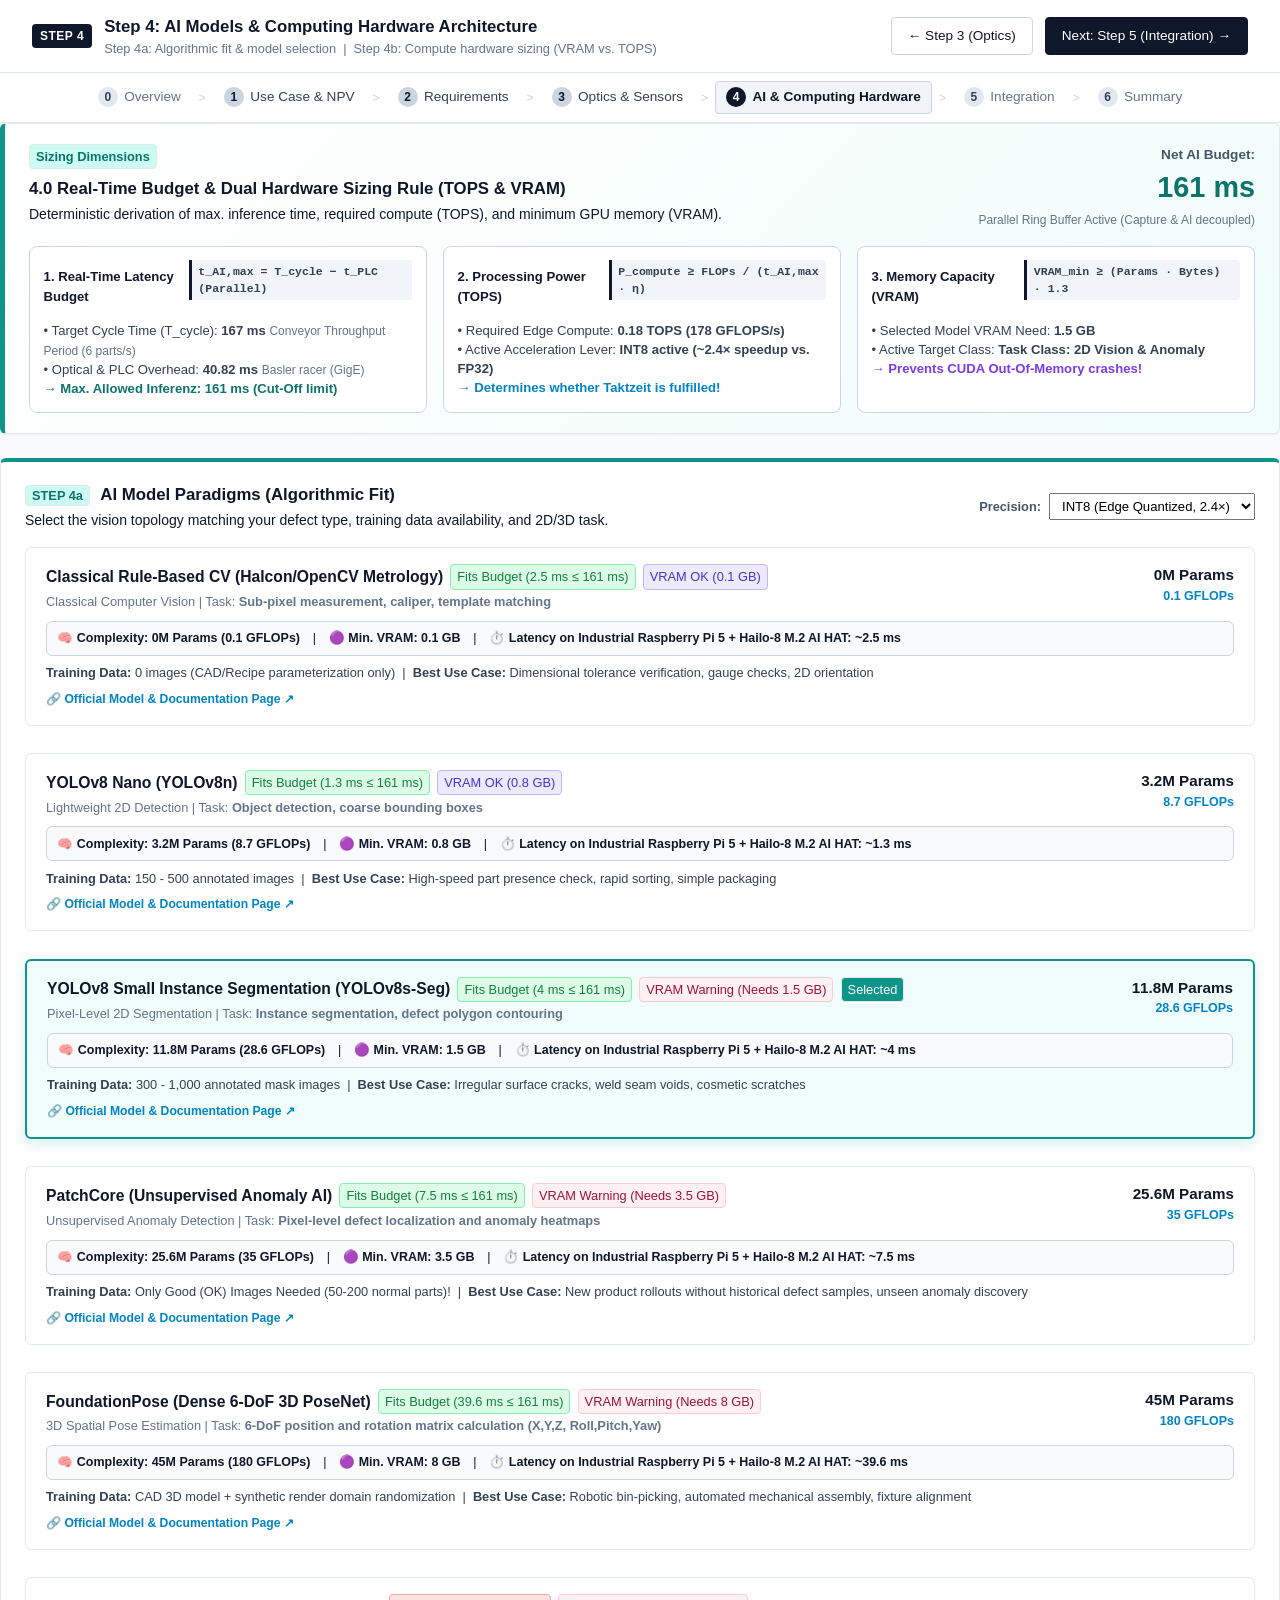
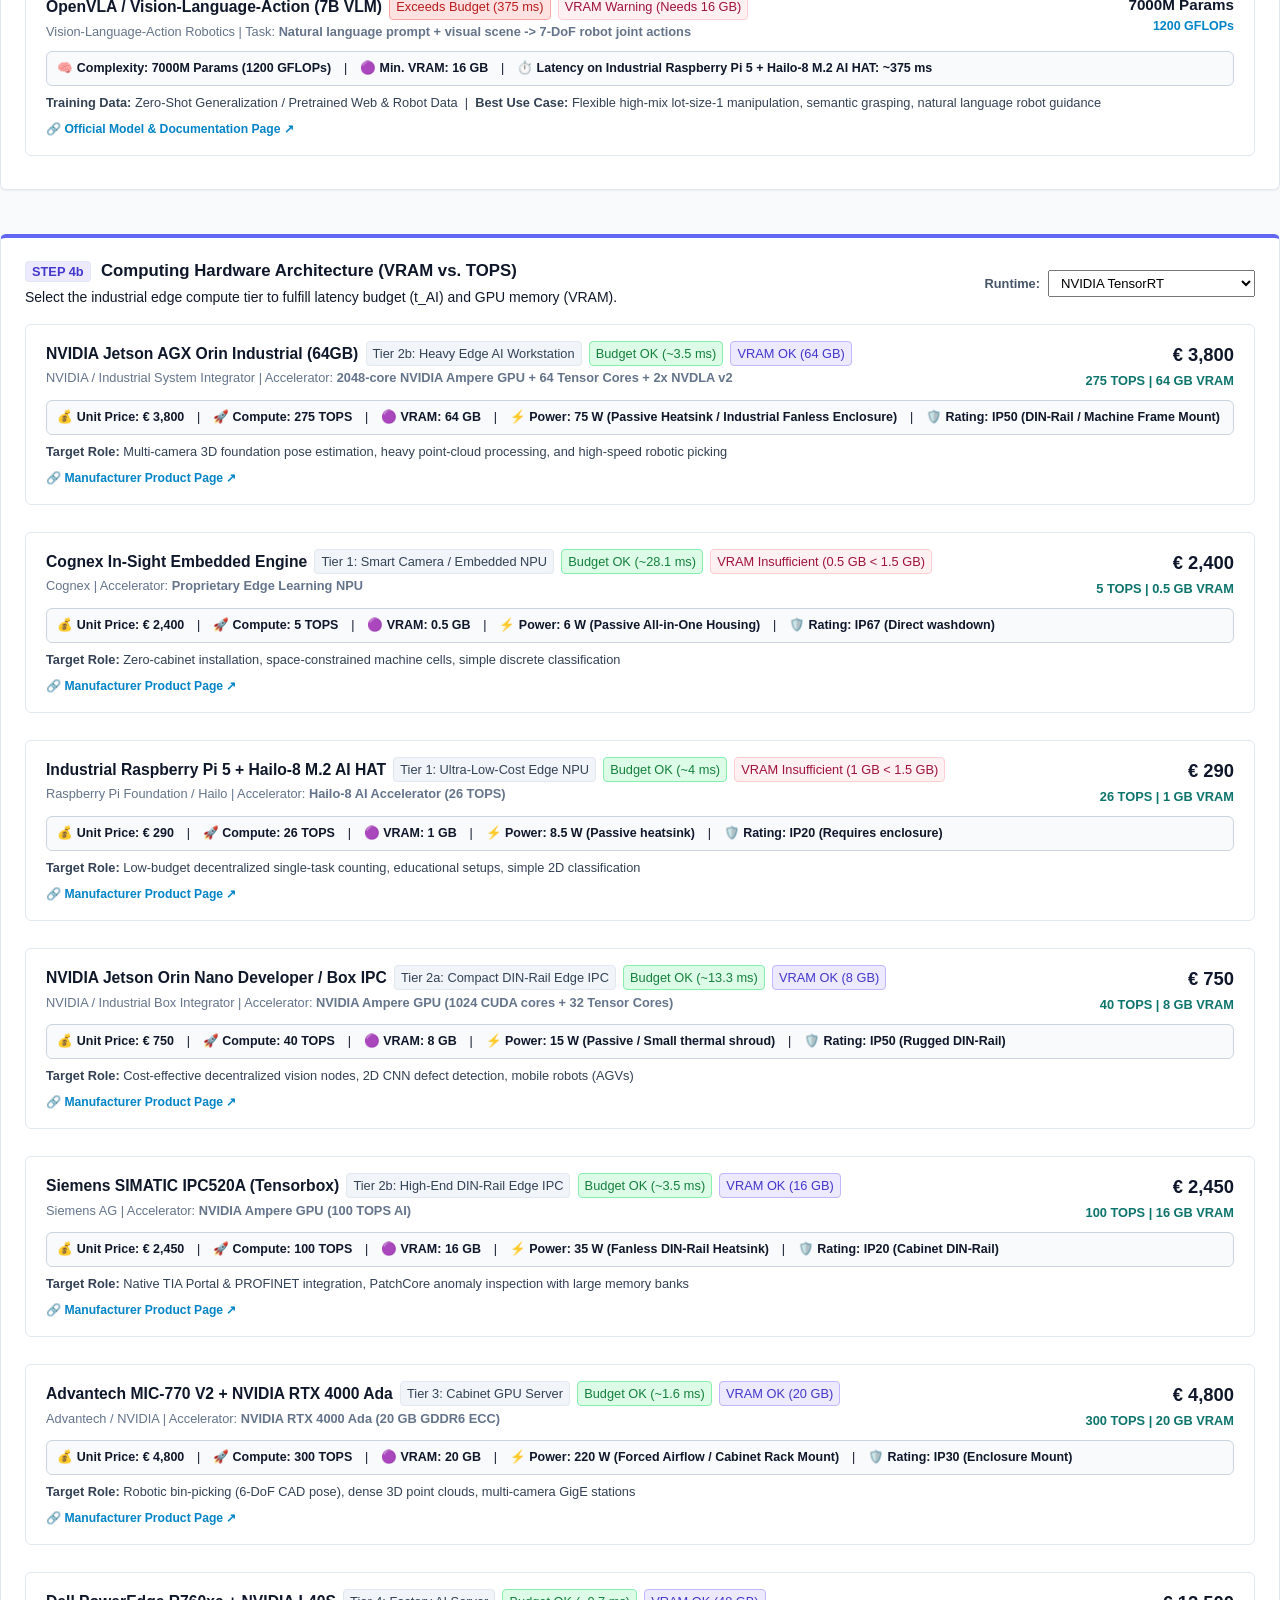
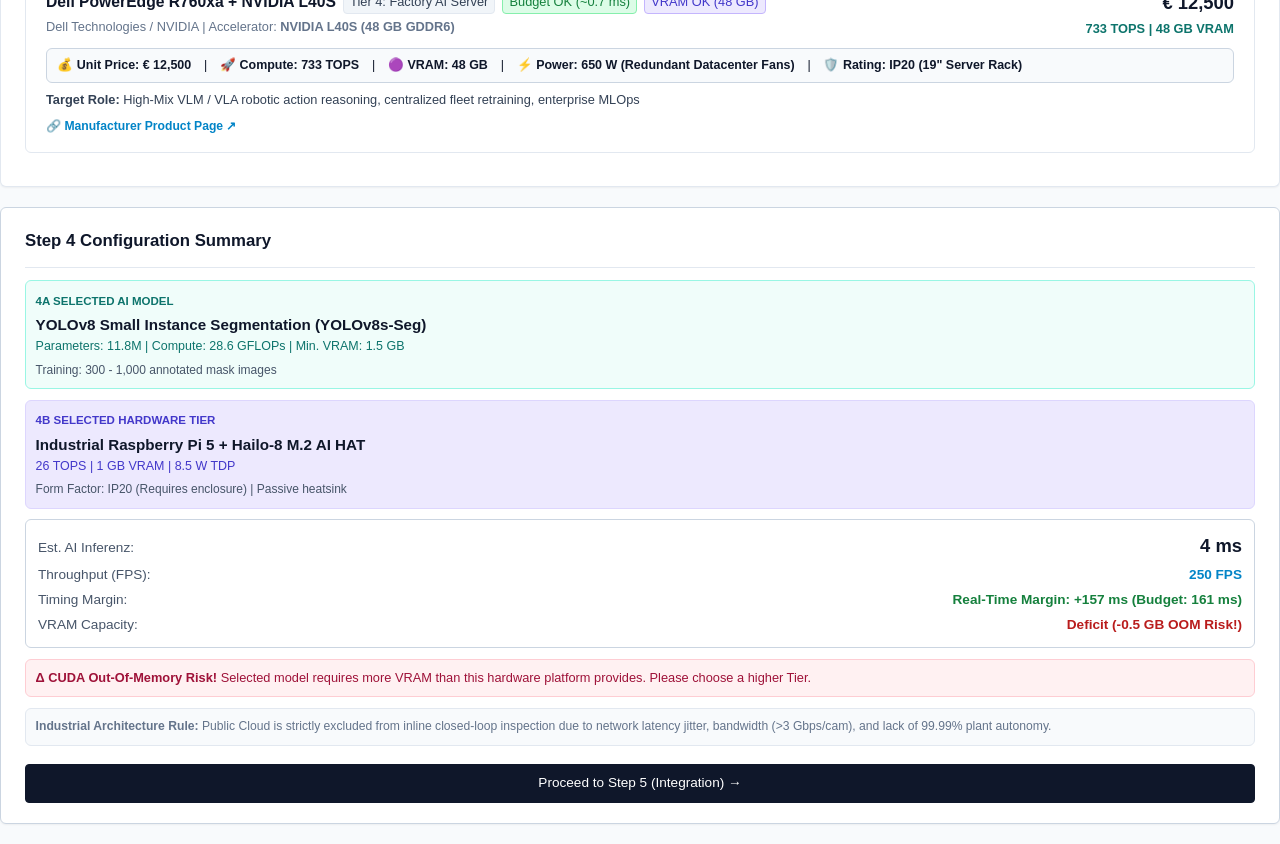
<file: step4_software_ai.html>
<!DOCTYPE html>
<html lang="en">
<head>
  <meta charset="UTF-8">
  <meta name="viewport" content="width=device-width, initial-scale=1.0">
  <title>Step 4: AI and Computing Hardware | AI Vision Selection Tool</title>
  <link rel="stylesheet" href="css/style.css">
</head>
<body>

  <!-- Top Navigation Header -->
  <header class="top-header">
    <div class="brand-container">
      <span class="brand-badge">STEP 4</span>
      <div>
        <h1 class="brand-title">Step 4: AI Models &amp; Computing Hardware Architecture</h1>
        <p class="brand-subtitle">Step 4a: Algorithmic fit &amp; model selection &nbsp;|&nbsp; Step 4b: Compute hardware sizing (VRAM vs. TOPS)</p>
      </div>
    </div>
    <div class="header-actions">
      <a href="step3_hardware_optics.html" class="btn btn-secondary">&larr; Step 3 (Optics)</a>
      <a href="step5_integration.html" class="btn btn-primary" id="btn-next-top">Next: Step 5 (Integration) &rarr;</a>
    </div>
  </header>

  <!-- Step Wizard Bar -->
  <nav class="wizard-nav">
    <a href="index.html" class="step-item"><span class="step-num">0</span> Overview</a>
    <span class="step-divider">&gt;</span>
    <a href="step1_use_case.html" class="step-item completed"><span class="step-num">1</span> Use Case &amp; NPV</a>
    <span class="step-divider">&gt;</span>
    <a href="step2_requirements.html" class="step-item completed"><span class="step-num">2</span> Requirements</a>
    <span class="step-divider">&gt;</span>
    <a href="step3_hardware_optics.html" class="step-item completed"><span class="step-num">3</span> Optics &amp; Sensors</a>
    <span class="step-divider">&gt;</span>
    <a href="step4_software_ai.html" class="step-item active"><span class="step-num">4</span> AI &amp; Computing Hardware</a>
    <span class="step-divider">&gt;</span>
    <a href="step5_integration.html" class="step-item"><span class="step-num">5</span> Integration</a>
    <span class="step-divider">&gt;</span>
    <a href="results.html" class="step-item"><span class="step-num">6</span> Summary</a>
  </nav>

  <!-- Main Container -->
  <main class="main-container">

    <!-- Step 4 Top Sizing Equation Banner (Linking Step 2 & 3 to Step 4) -->
    <section class="card" style="margin-bottom: 1.5rem; background: linear-gradient(135deg, #ffffff 0%, #f0fdfa 100%); border-left: 5px solid #0f9489;">
      <div style="display: flex; justify-content: space-between; align-items: flex-start; flex-wrap: wrap; gap: 1rem;">
        <div>
          <span class="unit-badge" style="background:#ccfbf1; color:#0d746c; font-weight:700; margin-bottom: 0.4rem; display:inline-block;">Sizing Dimensions</span>
          <h2 class="card-title" style="margin-bottom: 0;">4.0 Real-Time Budget &amp; Dual Hardware Sizing Rule (TOPS &amp; VRAM)</h2>
          <p class="card-subtitle" style="margin-top: 0.2rem;">Deterministic derivation of max. inference time, required compute (TOPS), and minimum GPU memory (VRAM).</p>
        </div>
        <div style="text-align: right;">
          <span style="font-size: 0.85rem; color: #475569; font-weight: 600;">Net AI Budget:</span>
          <div style="font-size: 1.8rem; font-weight: 800; color: #0d746c;" id="val-net-budget">192.0 ms</div>
          <span style="font-size: 0.75rem; color: #64748b;" id="val-parallel-status">Parallel ring-buffer active</span>
        </div>
      </div>

      <!-- 3 Sizing Parameter Cards (Equations) -->
      <div style="display: grid; grid-template-columns: repeat(auto-fit, minmax(280px, 1fr)); gap: 1rem; margin-top: 1rem;">
        <!-- Card 1: Cycle & Latency Waterfall -->
        <div style="background: #ffffff; border: 1px solid #cbd5e1; border-radius: 8px; padding: 0.85rem;">
          <div style="font-size: 0.82rem; font-weight: 700; color: #0f172a; display: flex; align-items: center; justify-content: space-between;">
            <span>1. Real-Time Latency Budget</span>
            <span class="formula-callout" style="padding: 0.15rem 0.4rem; font-size: 0.72rem;" id="callout-waterfall">t_AI,max = T_cycle − t_cam − t_PLC</span>
          </div>
          <div style="margin-top: 0.5rem; font-size: 0.82rem; color: #334155; line-height: 1.45;">
            <div>• Target Cycle Time (T_cycle): <strong id="val-takt-time">200 ms</strong> <span style="font-size: 0.75rem; color: #64748b;" id="val-timing-mode-sub">(300 parts/min)</span></div>
            <div>• Optical &amp; PLC Overhead: <strong id="val-overhead-time">8.0 ms</strong> <span style="font-size: 0.75rem; color: #64748b;" id="val-cam-interface">(GigE Vision)</span></div>
            <div style="color: #0d746c; font-weight: 700;">&rarr; Max. Allowed Inferenz: <span id="val-budget-limit">192.0</span> ms (Cut-Off limit)</div>
          </div>
        </div>

        <!-- Card 2: Compute Throughput (TOPS) -->
        <div style="background: #ffffff; border: 1px solid #cbd5e1; border-radius: 8px; padding: 0.85rem;">
          <div style="font-size: 0.82rem; font-weight: 700; color: #0f172a; display: flex; align-items: center; justify-content: space-between;">
            <span>2. Processing Power (TOPS)</span>
            <span class="formula-callout" style="padding: 0.15rem 0.4rem; font-size: 0.72rem;">P_compute ≥ FLOPs / (t_AI,max · η)</span>
          </div>
          <div style="margin-top: 0.5rem; font-size: 0.82rem; color: #334155; line-height: 1.45;">
            <div>• Required Edge Compute: <strong id="val-req-compute">0.15 TOPS</strong></div>
            <div>• Active Acceleration Lever: <strong id="val-quant-rule">INT8 active (~2.4× speedup)</strong></div>
            <div style="color: #0284c7; font-weight: 700;">&rarr; Determines whether Taktzeit is fulfilled!</div>
          </div>
        </div>

        <!-- Card 3: Memory Capacity (VRAM) -->
        <div style="background: #ffffff; border: 1px solid #cbd5e1; border-radius: 8px; padding: 0.85rem;">
          <div style="font-size: 0.82rem; font-weight: 700; color: #0f172a; display: flex; align-items: center; justify-content: space-between;">
            <span>3. Memory Capacity (VRAM)</span>
            <span class="formula-callout" style="padding: 0.15rem 0.4rem; font-size: 0.72rem;">VRAM_min ≥ (Params · Bytes) · 1.3</span>
          </div>
          <div style="margin-top: 0.5rem; font-size: 0.82rem; color: #334155; line-height: 1.45;">
            <div>• Selected Model VRAM Need: <strong id="val-req-vram">0.8 GB</strong></div>
            <div>• Active Target Class: <strong id="val-task-family">2D Detection / Segmentation</strong></div>
            <div style="color: #7c3aed; font-weight: 700;">&rarr; Prevents CUDA Out-Of-Memory crashes!</div>
          </div>
        </div>
      </div>
    </section>

    <!-- Two-Column Layout: Left (Step 4a & 4b Lists) / Right (Summary & Benchmark) -->
    <div class="content-grid">

      <!-- LEFT COLUMN -->
      <div style="display: flex; flex-direction: column; gap: 1.5rem;">

        <!-- STEP 4a: AI Model Paradigm Selection -->
        <section class="card" style="border-top: 4px solid #0f9489;">
          <div style="display: flex; justify-content: space-between; align-items: center; flex-wrap: wrap; gap: 0.5rem;">
            <div>
              <span class="unit-badge" style="background:#ccfbf1; color:#0d746c; font-weight:700;">STEP 4a</span>
              <h2 class="card-title" style="display: inline-block; margin-left: 0.4rem; margin-bottom: 0;">AI Model Paradigms (Algorithmic Fit)</h2>
              <p class="card-subtitle" style="margin-top: 0.2rem;">Select the vision topology matching your defect type, training data availability, and 2D/3D task.</p>
            </div>
            <div style="display: flex; gap: 0.5rem; align-items: center;">
              <label for="precision-select" style="font-size: 0.8rem; font-weight: 600; color: #475569;">Precision:</label>
              <select id="precision-select" class="form-input" style="width: auto; padding: 0.25rem 0.5rem; font-size: 0.82rem;">
                <option value="INT8" selected>INT8 (Edge Quantized, 2.4×)</option>
                <option value="FP16">FP16 (Half Precision, 1.6×)</option>
                <option value="FP32">FP32 (Single Baseline, 1.0×)</option>
              </select>
            </div>
          </div>

          <!-- Model List Cards -->
          <div id="model-list-container" style="display: flex; flex-direction: column; gap: 0.85rem; margin-top: 1rem;">
            <!-- Dynamically populated from MODEL_CATALOG / ai_models.csv -->
          </div>
        </section>

        <!-- STEP 4b: Computing Hardware Architecture Sizing -->
        <section class="card" style="border-top: 4px solid #6366f1;">
          <div style="display: flex; justify-content: space-between; align-items: center; flex-wrap: wrap; gap: 0.5rem;">
            <div>
              <span class="unit-badge" style="background:#ede9fe; color:#4338ca; font-weight:700;">STEP 4b</span>
              <h2 class="card-title" style="display: inline-block; margin-left: 0.4rem; margin-bottom: 0;">Computing Hardware Architecture (VRAM vs. TOPS)</h2>
              <p class="card-subtitle" style="margin-top: 0.2rem;">Select the industrial edge compute tier to fulfill latency budget (t_AI) and GPU memory (VRAM).</p>
            </div>
            <div style="display: flex; gap: 0.5rem; align-items: center;">
              <label for="runtime-select" style="font-size: 0.8rem; font-weight: 600; color: #475569;">Runtime:</label>
              <select id="runtime-select" class="form-input" style="width: auto; padding: 0.25rem 0.5rem; font-size: 0.82rem;">
                <option value="TensorRT" selected>NVIDIA TensorRT</option>
                <option value="OpenVINO">Intel OpenVINO</option>
                <option value="ONNX">ONNX Runtime</option>
                <option value="vLLM">vLLM / TensorRT-LLM (VLM)</option>
              </select>
            </div>
          </div>

          <!-- Hardware List Cards -->
          <div id="hardware-list-container" style="display: flex; flex-direction: column; gap: 0.85rem; margin-top: 1rem;">
            <!-- Dynamically populated from HARDWARE_CATALOG / edge_hardware.csv -->
          </div>
        </section>

      </div>

      <!-- RIGHT COLUMN: Real-Time Verification Summary & Boundary Checks -->
      <aside class="sidebar-column">

        <!-- Active Setup Summary Card -->
        <div class="card" style="position: sticky; top: 1rem; border: 1px solid #cbd5e1;">
          <div class="card-header" style="padding-bottom: 0.5rem; border-bottom: 1px solid #e2e8f0;">
            <h3 class="card-title" style="font-size: 1.05rem;">Step 4 Configuration Summary</h3>
          </div>

          <div style="margin-top: 0.75rem; display: flex; flex-direction: column; gap: 0.65rem; font-size: 0.85rem;">
            
            <!-- Selected AI Model -->
            <div style="padding: 0.6rem; background: #f0fdfa; border-radius: 6px; border: 1px solid #99f6e4;">
              <span style="font-size: 0.72rem; text-transform: uppercase; font-weight: 700; color: #0d746c;">4a Selected AI Model</span>
              <div style="font-weight: 700; color: #0f172a; font-size: 0.95rem; margin-top: 0.2rem;" id="val-summary-model">YOLOv8 Nano (YOLOv8n)</div>
              <div style="font-size: 0.78rem; color: #0d746c;" id="val-summary-model-params">3.2M Params | 8.7 GFLOPs | Min. VRAM: 0.8 GB</div>
              <div style="font-size: 0.75rem; color: #475569; margin-top: 0.3rem;" id="val-summary-training">Training: 150-500 images</div>
            </div>

            <!-- Selected Hardware Platform -->
            <div style="padding: 0.6rem; background: #ede9fe; border-radius: 6px; border: 1px solid #ddd6fe;">
              <span style="font-size: 0.72rem; text-transform: uppercase; font-weight: 700; color: #4338ca;">4b Selected Hardware Tier</span>
              <div style="font-weight: 700; color: #0f172a; font-size: 0.95rem; margin-top: 0.2rem;" id="val-summary-hw">NVIDIA Jetson Orin Nano</div>
              <div style="font-size: 0.78rem; color: #4338ca;" id="val-summary-hw-params">40 TOPS | 8.0 GB Unified VRAM | 15 W TDP</div>
              <div style="font-size: 0.75rem; color: #475569; margin-top: 0.3rem;" id="val-summary-hw-cooling">Form Factor: DIN-Rail Mount | Fanless Heatsink</div>
            </div>

            <!-- Inferenz & VRAM Status Matrix -->
            <div style="padding: 0.75rem; background: #ffffff; border: 1px solid #cbd5e1; border-radius: 6px;">
              <div style="display: flex; justify-content: space-between; align-items: baseline;">
                <span style="color: #475569;">Est. AI Inferenz:</span>
                <span style="font-weight: 800; font-size: 1.15rem; color: #0f172a;" id="val-summary-latency">2.8 ms</span>
              </div>
              <div style="display: flex; justify-content: space-between; align-items: baseline; margin-top: 0.3rem;">
                <span style="color: #475569;">Throughput (FPS):</span>
                <span style="font-weight: 700; color: #0284c7;" id="val-summary-fps">357.1 FPS</span>
              </div>
              <div style="display: flex; justify-content: space-between; align-items: baseline; margin-top: 0.3rem;">
                <span style="color: #475569;">Timing Margin:</span>
                <span style="font-weight: 700; color: #15803d;" id="val-summary-margin">+189.2 ms (Budget: 192.0 ms)</span>
              </div>
              <div style="display: flex; justify-content: space-between; align-items: baseline; margin-top: 0.3rem;">
                <span style="color: #475569;">VRAM Capacity:</span>
                <span style="font-weight: 700; color: #7c3aed;" id="val-summary-vram-margin">Sufficient (8.0 GB &ge; 0.8 GB)</span>
              </div>
            </div>

            <!-- Overrun Alerts -->
            <div id="alert-latency-overrun" style="display: none; background: #fef2f2; border: 1px solid #fecaca; border-radius: 6px; padding: 0.6rem; color: #991b1b; font-size: 0.8rem; line-height: 1.35;">
              <strong>&Delta; Latency Overrun!</strong> Selected AI model takes longer than the real-time budget allows. Enable INT8 quantization or upgrade hardware tier.
            </div>

            <div id="alert-vram-overrun" style="display: none; background: #fff1f2; border: 1px solid #fecdd3; border-radius: 6px; padding: 0.6rem; color: #9f1239; font-size: 0.8rem; line-height: 1.35;">
              <strong>&Delta; CUDA Out-Of-Memory Risk!</strong> Selected model requires more VRAM than this hardware platform provides. Please choose a higher Tier.
            </div>

            <!-- OT Architecture Boundary Note -->
            <div style="background: #f8fafc; border: 1px solid #e2e8f0; border-radius: 6px; padding: 0.6rem; font-size: 0.76rem; color: #64748b; line-height: 1.4;">
              <strong>Industrial Architecture Rule:</strong> Public Cloud is strictly excluded from inline closed-loop inspection due to network latency jitter, bandwidth (>3 Gbps/cam), and lack of 99.99% plant autonomy.
            </div>

            <!-- Actions -->
            <div style="display: flex; gap: 0.5rem; margin-top: 0.5rem;">
              <a href="step5_integration.html" class="btn btn-primary" style="flex: 1; text-align: center;">Proceed to Step 5 (Integration) &rarr;</a>
            </div>

          </div>
        </div>
      </aside>

    </div>
  </main>

  <!-- Script Includes -->
  <script src="js/data/cameras.js"></script>
  <script src="js/data/models.js"></script>
  <script src="js/data/hardware.js"></script>
  <script src="js/engine/optics.js"></script>
  <script src="js/engine/latency.js"></script>
  <script src="js/engine/mcdm.js"></script>
  <script src="js/app.js"></script>

  <script>
    const state = AppState.load();
    const req = state.requirements;
    const calc = state.opticsCalculations;

    // Top Parameter Elements
    const elWaterfallCallout = document.getElementById("callout-waterfall");
    const elValTakt = document.getElementById("val-takt-time");
    const elValTimingSub = document.getElementById("val-timing-mode-sub");
    const elValOverhead = document.getElementById("val-overhead-time");
    const elValCamInterface = document.getElementById("val-cam-interface");
    const elValNetBudget = document.getElementById("val-net-budget");
    const elValBudgetLimit = document.getElementById("val-budget-limit");
    const elValParallelStatus = document.getElementById("val-parallel-status");
    const elValReqCompute = document.getElementById("val-req-compute");
    const elValReqVram = document.getElementById("val-req-vram");
    const elValTaskFamily = document.getElementById("val-task-family");
    const elValQuantRule = document.getElementById("val-quant-rule");

    // Product Lists
    const elModelList = document.getElementById("model-list-container");
    const elHardwareList = document.getElementById("hardware-list-container");
    const elPrecisionSelect = document.getElementById("precision-select");
    const elRuntimeSelect = document.getElementById("runtime-select");

    // Right Summary Elements
    const elValSummaryModel = document.getElementById("val-summary-model");
    const elValSummaryModelParams = document.getElementById("val-summary-model-params");
    const elValSummaryTraining = document.getElementById("val-summary-training");
    const elValSummaryHw = document.getElementById("val-summary-hw");
    const elValSummaryHwParams = document.getElementById("val-summary-hw-params");
    const elValSummaryHwCooling = document.getElementById("val-summary-hw-cooling");
    const elValSummaryLatency = document.getElementById("val-summary-latency");
    const elValSummaryFps = document.getElementById("val-summary-fps");
    const elValSummaryMargin = document.getElementById("val-summary-margin");
    const elValSummaryVramMargin = document.getElementById("val-summary-vram-margin");
    const elAlertOverrun = document.getElementById("alert-latency-overrun");
    const elAlertVramOverrun = document.getElementById("alert-vram-overrun");

    // Prepopulate
    elPrecisionSelect.value = state.software.precision || "INT8";
    elRuntimeSelect.value = state.software.runtimeEngine || "TensorRT";

    function computeStep4Parameters() {
      const activeCam = CAMERA_CATALOG.find(c => c.id === state.optics.selectedCameraId) || CAMERA_CATALOG[0];
      const imgSizeMb = activeCam.technology.includes("Line") ? 4.0 : (activeCam.resolutionMP * 3);

      const timingParams = {
        timingMode: (req.timingMode === "endless_web") ? "conveyor_throughput" : (req.timingMode || "conveyor_throughput"),
        throughputPartsPerSec: req.conveyorThroughput || 4.0,
        robotResponseTimeMs: req.robotResponseTimeMs || 300,
        stationTaktTimeMs: req.stationTaktTimeMs || 500,
        parallelProcessing: req.parallelProcessing !== false,
        exposureTimeMs: calc.maxExposureMs || 5.0,
        cameraInterface: activeCam.interface,
        imageSizeMb: imgSizeMb
      };

      const budget = LatencyEngine.calculateBudget(timingParams);

      elValTakt.textContent = budget.targetTimeMs + " ms";
      elValTimingSub.textContent = budget.timingLabel;
      elValOverhead.textContent = budget.tOverheadSerialMs + " ms";
      elValCamInterface.textContent = activeCam.name.split(" (")[0] + " (" + activeCam.interface.split(" ")[0] + ")";
      elValNetBudget.textContent = budget.maxInferenceBudgetMs + " ms";
      elValBudgetLimit.textContent = budget.maxInferenceBudgetMs;
      elValParallelStatus.textContent = budget.parallelProcessing
        ? "Parallel Ring Buffer Active (Capture & AI decoupled)"
        : "Serial Execution (Capture overhead subtracted)";

      if (budget.parallelProcessing) {
        elWaterfallCallout.textContent = "t_AI,max = T_cycle − t_PLC  (Parallel)";
      } else {
        elWaterfallCallout.textContent = "t_AI,max = T_cycle − t_cam − t_PLC  (Serial)";
      }

      // Compute required TOPS for active model
      const activeModel = MODEL_CATALOG.find(m => m.id === state.software.selectedModelId) || MODEL_CATALOG[1];
      const netSec = Math.max(0.001, budget.maxInferenceBudgetMs / 1000.0);
      const reqGflopsPerSec = activeModel.gflops / netSec;
      const reqTops = (reqGflopsPerSec / 1000.0).toFixed(2);
      elValReqCompute.textContent = `${reqTops} TOPS (${Math.round(reqGflopsPerSec)} GFLOPS/s)`;
      elValReqVram.textContent = `${activeModel.vramMinGb || 0.8} GB`;
      elValTaskFamily.textContent = req.needs3D
        ? "Task Class: 3D Point Cloud / 6-DoF Pose"
        : (activeModel.id === "openvla-robotics" ? "Task Class: VLM / Vision-Language-Action" : "Task Class: 2D Vision & Anomaly");

      const prec = elPrecisionSelect.value;
      elValQuantRule.textContent = prec === "INT8"
        ? "INT8 active (~2.4× speedup vs. FP32)"
        : (prec === "FP16" ? "FP16 active (~1.6× speedup vs. FP32)" : "FP32 baseline (no quantization)");

      state.opticsCalculations.maxInferenceBudgetMs = budget.maxInferenceBudgetMs;
      AppState.save(state);

      return budget;
    }

    function renderModels(budget) {
      elModelList.innerHTML = "";
      const selectedModelId = state.software.selectedModelId || MODEL_CATALOG[1].id;
      const activeHw = HARDWARE_CATALOG.find(h => h.id === state.integration.selectedHardwareId) || HARDWARE_CATALOG[2];
      const prec = elPrecisionSelect.value;

      MODEL_CATALOG.forEach(model => {
        const isSelected = model.id === selectedModelId;
        const est = LatencyEngine.estimateInference(model, activeHw, prec);
        const fitsBudget = est.estimatedMs <= budget.maxInferenceBudgetMs;
        const modelVram = (model.vramMinGb !== undefined && !isNaN(model.vramMinGb)) ? model.vramMinGb : 0.8;
        const hwVram = (activeHw.vramGb !== undefined && !isNaN(activeHw.vramGb)) ? activeHw.vramGb : 8.0;
        const fitsVram = hwVram >= modelVram;

        const card = document.createElement("div");
        card.className = `card product-card ${isSelected ? 'selected' : ''}`;
        card.style.cursor = "pointer";
        card.style.margin = "0 0 0.85rem 0";
        card.style.padding = "1rem 1.25rem";
        card.style.border = isSelected ? "2.5px solid #0f9489" : "1px solid var(--border-color)";
        card.style.backgroundColor = isSelected ? "#f0fdfa" : "#ffffff";
        card.style.boxShadow = isSelected ? "0 4px 14px rgba(15, 148, 137, 0.18)" : "none";

        card.innerHTML = `
          <div style="display: flex; justify-content: space-between; align-items: start; flex-wrap: wrap; gap: 0.5rem;">
            <div>
              <div style="display: flex; align-items: center; gap: 0.45rem; flex-wrap: wrap;">
                <span style="font-weight: 700; font-size: 0.98rem; color: var(--text-main);">${model.name}</span>
                ${fitsBudget ? '<span class="unit-badge" style="background:#dcfce7; color:#15803d; border:1px solid #86efac;">Fits Budget (' + est.estimatedMs + ' ms &le; ' + budget.maxInferenceBudgetMs + ' ms)</span>' : '<span class="unit-badge" style="background:#fee2e2; color:#b91c1c; border:1px solid #fca5a5;">Exceeds Budget (' + est.estimatedMs + ' ms)</span>'}
                ${fitsVram ? '<span class="unit-badge" style="background:#ede9fe; color:#4338ca; border:1px solid #c4b5fd;">VRAM OK (' + modelVram + ' GB)</span>' : '<span class="unit-badge" style="background:#fff1f2; color:#9f1239; border:1px solid #fecdd3;">VRAM Warning (Needs ' + modelVram + ' GB)</span>'}
                ${isSelected ? '<span class="unit-badge" style="background: #0f9489; color: #ffffff;">Selected</span>' : ''}
              </div>
              <div style="font-size: 0.8rem; color: var(--text-muted); margin-top: 0.15rem;">${model.category} | Task: <strong>${model.task}</strong></div>
            </div>
            <div style="text-align: right;">
              <span style="font-weight: 700; font-size: 0.95rem; color: #0f172a;">${model.paramsM}M Params</span>
              <div style="font-size: 0.78rem; color: #0284c7; font-weight: 600;">${model.gflops} GFLOPs</div>
            </div>
          </div>

          <!-- Highlighted Core Model Parameters Bar -->
          <div style="margin-top: 0.6rem; padding: 0.45rem 0.65rem; background: #f8fafc; border: 1px solid #cbd5e1; border-radius: 6px; display: flex; flex-wrap: wrap; gap: 0.8rem; font-size: 0.78rem; color: #0f172a;">
            <span>🧠 <strong>Complexity: ${model.paramsM}M Params (${model.gflops} GFLOPs)</strong></span>
            <span>|</span>
            <span>🟣 <strong>Min. VRAM: ${modelVram} GB</strong></span>
            <span>|</span>
            <span>⏱️ <strong>Latency on ${activeHw.name.split(" (")[0]}: ~${est.estimatedMs} ms</strong></span>
          </div>

          <p style="font-size: 0.8rem; color: var(--text-secondary); margin-top: 0.45rem; margin-bottom: 0.35rem;">
            <strong>Training Data:</strong> ${model.trainingDataNeeded} &nbsp;|&nbsp; <strong>Best Use Case:</strong> ${model.bestFor}
          </p>

          ${model.productUrl ? `
            <div style="margin-top: 0.35rem;">
              <a href="${model.productUrl}" target="_blank" rel="noopener noreferrer" style="font-size: 0.76rem; font-weight: 600; color: #0284c7; text-decoration: none;" onclick="event.stopPropagation();">
                🔗 Official Model & Documentation Page &nearr;
              </a>
            </div>
          ` : ''}
        `;

        card.addEventListener("click", () => {
          state.software.selectedModelId = model.id;
          AppState.save(state);
          const refreshedBudget = computeStep4Parameters();
          renderModels(refreshedBudget);
          renderHardware(refreshedBudget);
          updateSummary(refreshedBudget);
        });

        elModelList.appendChild(card);
      });
    }

    function renderHardware(budget) {
      elHardwareList.innerHTML = "";
      const selectedHwId = state.integration.selectedHardwareId || HARDWARE_CATALOG[2].id;
      const activeModel = MODEL_CATALOG.find(m => m.id === state.software.selectedModelId) || MODEL_CATALOG[1];
      const prec = elPrecisionSelect.value;
      const modelVram = (activeModel.vramMinGb !== undefined && !isNaN(activeModel.vramMinGb)) ? activeModel.vramMinGb : 0.8;

      HARDWARE_CATALOG.forEach(hw => {
        const isSelected = hw.id === selectedHwId;
        const est = LatencyEngine.estimateInference(activeModel, hw, prec);
        const fitsBudget = est.estimatedMs <= budget.maxInferenceBudgetMs;
        const hwVram = (hw.vramGb !== undefined && !isNaN(hw.vramGb)) ? hw.vramGb : 8.0;
        const fitsVram = hwVram >= modelVram;

        const card = document.createElement("div");
        card.className = `card product-card ${isSelected ? 'selected' : ''}`;
        card.style.cursor = "pointer";
        card.style.margin = "0 0 0.85rem 0";
        card.style.padding = "1rem 1.25rem";
        card.style.border = isSelected ? "2.5px solid #0f9489" : "1px solid var(--border-color)";
        card.style.backgroundColor = isSelected ? "#f0fdfa" : "#ffffff";
        card.style.boxShadow = isSelected ? "0 4px 14px rgba(15, 148, 137, 0.18)" : "none";

        card.innerHTML = `
          <div style="display: flex; justify-content: space-between; align-items: start; flex-wrap: wrap; gap: 0.5rem;">
            <div>
              <div style="display: flex; align-items: center; gap: 0.45rem; flex-wrap: wrap;">
                <span style="font-weight: 700; font-size: 0.98rem; color: var(--text-main);">${hw.name}</span>
                <span class="unit-badge" style="background:#f1f5f9; color:#334155;">${hw.tier}</span>
                ${fitsBudget ? '<span class="unit-badge" style="background:#dcfce7; color:#15803d; border:1px solid #86efac;">Budget OK (~' + est.estimatedMs + ' ms)</span>' : '<span class="unit-badge" style="background:#fee2e2; color:#b91c1c; border:1px solid #fca5a5;">Too Slow (~' + est.estimatedMs + ' ms)</span>'}
                ${fitsVram ? '<span class="unit-badge" style="background:#ede9fe; color:#4338ca; border:1px solid #c4b5fd;">VRAM OK (' + hwVram + ' GB)</span>' : '<span class="unit-badge" style="background:#fff1f2; color:#9f1239; border:1px solid #fecdd3;">VRAM Insufficient (' + hwVram + ' GB &lt; ' + modelVram + ' GB)</span>'}
                ${isSelected ? '<span class="unit-badge" style="background: #0f9489; color: #ffffff;">Selected</span>' : ''}
              </div>
              <div style="font-size: 0.8rem; color: var(--text-muted); margin-top: 0.15rem;">${hw.manufacturer} | Accelerator: <strong>${hw.accelerator}</strong></div>
            </div>
            <div style="text-align: right; min-width: 130px;">
              <span style="font-weight: 800; font-size: 1.15rem; color: var(--text-main);">€ ${(hw.unitCostEuro || 0).toLocaleString()}</span>
              <div style="font-size: 0.8rem; color: #0d746c; font-weight: 600; margin-top: 0.15rem;">${hw.aiPerfTops} TOPS | ${hwVram} GB VRAM</div>
            </div>
          </div>

          <!-- Highlighted Core Hardware Parameters Bar -->
          <div style="margin-top: 0.6rem; padding: 0.45rem 0.65rem; background: #f8fafc; border: 1px solid #cbd5e1; border-radius: 6px; display: flex; flex-wrap: wrap; gap: 0.8rem; font-size: 0.78rem; color: #0f172a;">
            <span>💰 <strong>Unit Price: € ${(hw.unitCostEuro || 0).toLocaleString()}</strong></span>
            <span>|</span>
            <span>🚀 <strong>Compute: ${hw.aiPerfTops} TOPS</strong></span>
            <span>|</span>
            <span>🟣 <strong>VRAM: ${hwVram} GB</strong></span>
            <span>|</span>
            <span>⚡ <strong>Power: ${hw.tdpWatt} W (${hw.cooling})</strong></span>
            <span>|</span>
            <span>🛡️ <strong>Rating: ${hw.ipRating}</strong></span>
          </div>

          <p style="font-size: 0.8rem; color: var(--text-secondary); margin-top: 0.45rem; margin-bottom: 0.35rem;">
            <strong>Target Role:</strong> ${hw.idealRole}
          </p>

          ${hw.productUrl ? `
            <div style="margin-top: 0.35rem;">
              <a href="${hw.productUrl}" target="_blank" rel="noopener noreferrer" style="font-size: 0.76rem; font-weight: 600; color: #0284c7; text-decoration: none;" onclick="event.stopPropagation();">
                🔗 Manufacturer Product Page &nearr;
              </a>
            </div>
          ` : ''}
        `;

        card.addEventListener("click", () => {
          state.integration.selectedHardwareId = hw.id;
          AppState.save(state);
          const refreshedBudget = computeStep4Parameters();
          renderModels(refreshedBudget);
          renderHardware(refreshedBudget);
          updateSummary(refreshedBudget);
        });

        elHardwareList.appendChild(card);
      });
    }

    function updateSummary(budget) {
      const activeModel = MODEL_CATALOG.find(m => m.id === state.software.selectedModelId) || MODEL_CATALOG[1];
      const activeHw = HARDWARE_CATALOG.find(h => h.id === state.integration.selectedHardwareId) || HARDWARE_CATALOG[2];
      const prec = elPrecisionSelect.value;

      const est = LatencyEngine.estimateInference(activeModel, activeHw, prec);
      const modelVram = (activeModel.vramMinGb !== undefined && !isNaN(activeModel.vramMinGb)) ? activeModel.vramMinGb : 0.8;
      const hwVram = (activeHw.vramGb !== undefined && !isNaN(activeHw.vramGb)) ? activeHw.vramGb : 8.0;

      elValSummaryModel.textContent = activeModel.name;
      elValSummaryModelParams.textContent = `Parameters: ${activeModel.paramsM}M | Compute: ${activeModel.gflops} GFLOPs | Min. VRAM: ${modelVram} GB`;
      elValSummaryTraining.textContent = `Training: ${activeModel.trainingDataNeeded}`;

      elValSummaryHw.textContent = activeHw.name;
      elValSummaryHwParams.textContent = `${activeHw.aiPerfTops} TOPS | ${hwVram} GB VRAM | ${activeHw.tdpWatt} W TDP`;
      elValSummaryHwCooling.textContent = `Form Factor: ${activeHw.ipRating} | ${activeHw.cooling}`;

      elValSummaryLatency.textContent = est.estimatedMs + " ms";
      elValSummaryFps.textContent = est.fps + " FPS";

      const margin = parseFloat((budget.maxInferenceBudgetMs - est.estimatedMs).toFixed(1));
      elValSummaryMargin.textContent = `Real-Time Margin: ${margin >= 0 ? "+" : ""}${margin} ms (Budget: ${budget.maxInferenceBudgetMs} ms)`;

      if (margin >= 0) {
        elValSummaryMargin.style.color = "#15803d";
        elAlertOverrun.style.display = "none";
      } else {
        elValSummaryMargin.style.color = "#b91c1c";
        elAlertOverrun.style.display = "block";
      }

      const vramSufficient = hwVram >= modelVram;
      if (vramSufficient) {
        elValSummaryVramMargin.textContent = `Sufficient (${hwVram} GB ≥ ${modelVram} GB)`;
        elValSummaryVramMargin.style.color = "#15803d";
        elAlertVramOverrun.style.display = "none";
      } else {
        const vramDeficit = (modelVram - hwVram).toFixed(1);
        elValSummaryVramMargin.textContent = `Deficit (-${vramDeficit} GB OOM Risk!)`;
        elValSummaryVramMargin.style.color = "#b91c1c";
        elAlertVramOverrun.style.display = "block";
      }

      state.software.selectedModelId = activeModel.id;
      state.software.precision = prec;
      state.software.runtimeEngine = elRuntimeSelect.value;
      state.integration.selectedHardwareId = activeHw.id;
      AppState.save(state);
    }

    elPrecisionSelect.addEventListener("change", () => {
      const budget = computeStep4Parameters();
      renderModels(budget);
      renderHardware(budget);
      updateSummary(budget);
    });

    elRuntimeSelect.addEventListener("change", () => {
      const budget = computeStep4Parameters();
      renderModels(budget);
      renderHardware(budget);
      updateSummary(budget);
    });

    const currentBudget = computeStep4Parameters();
    renderModels(currentBudget);
    renderHardware(currentBudget);
    updateSummary(currentBudget);
  </script>
</body>
</html>
</file>
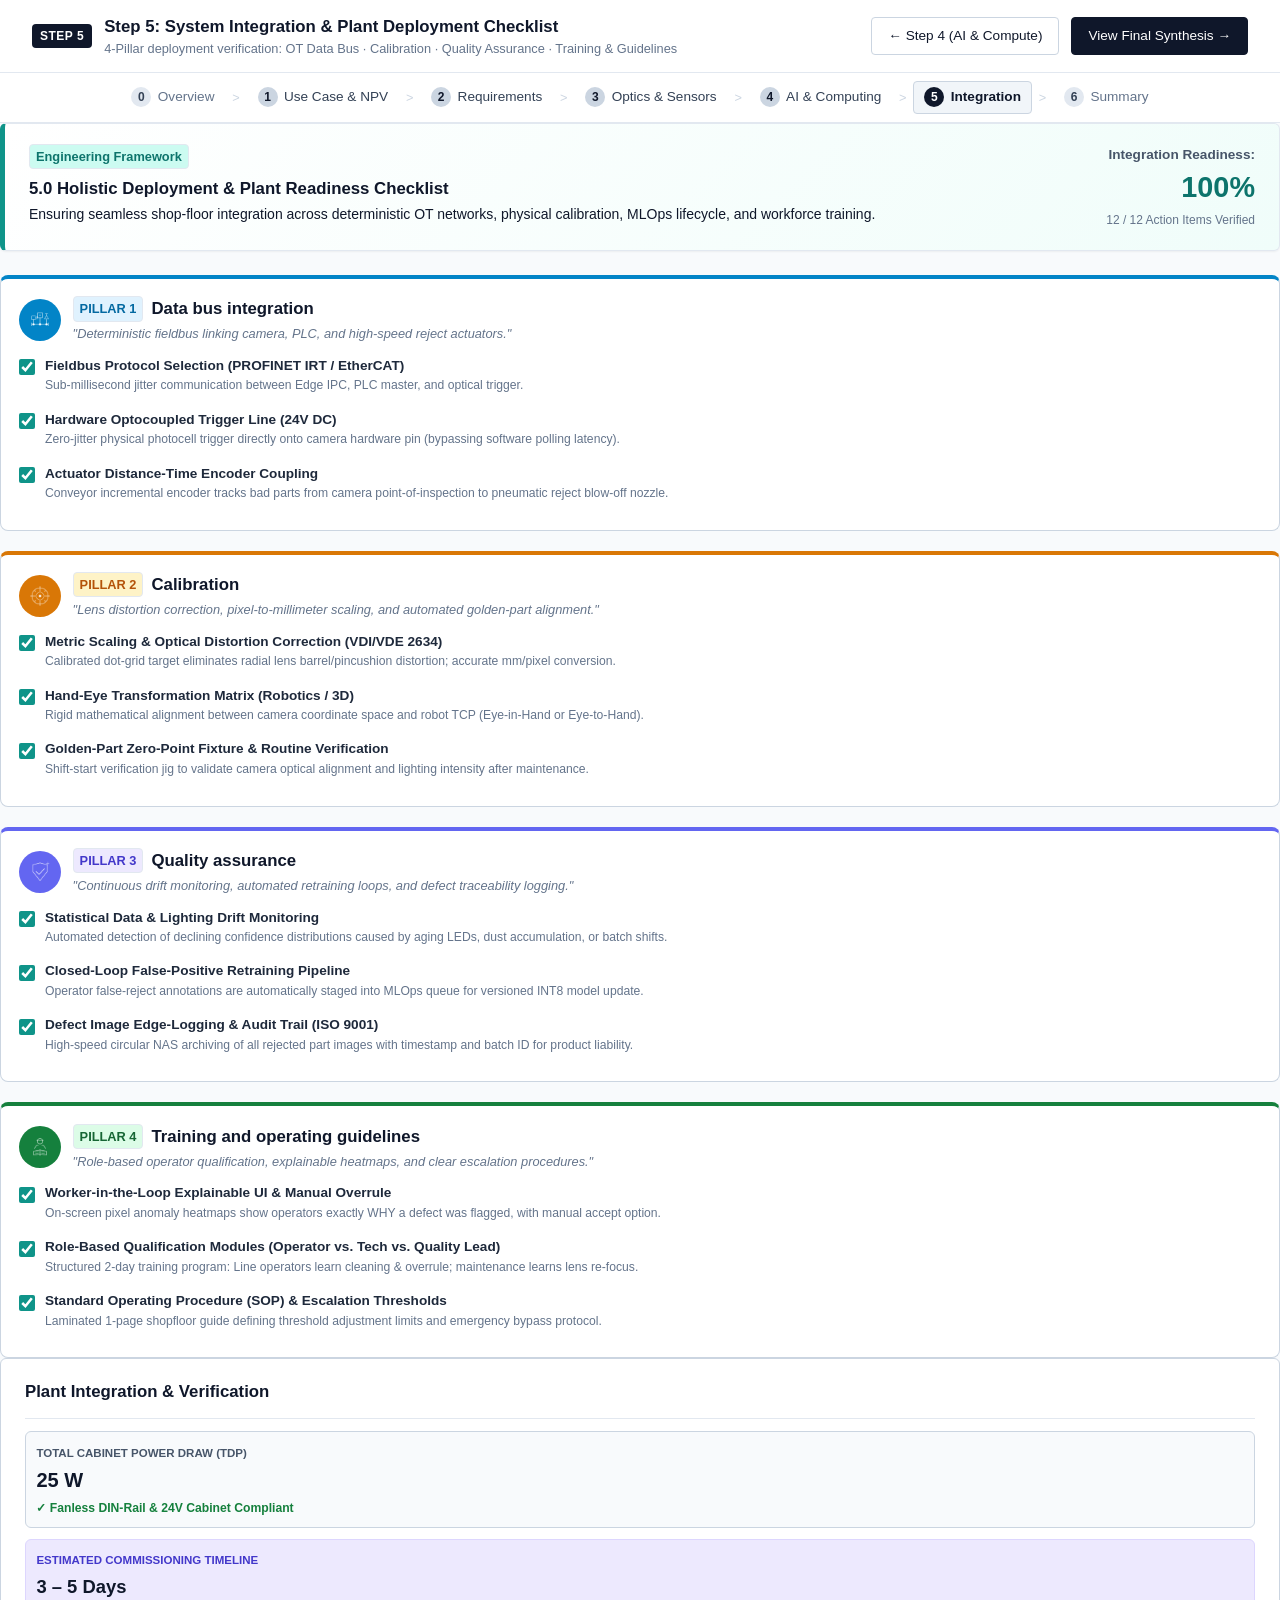
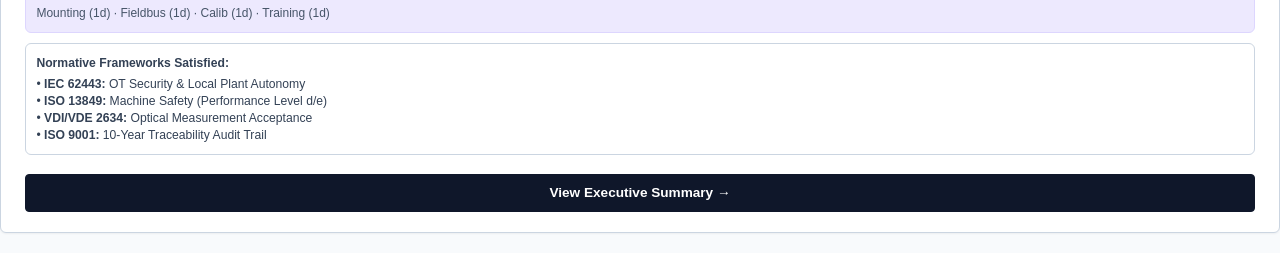
<file: step5_integration.html>
<!DOCTYPE html>
<html lang="en">
<head>
  <meta charset="UTF-8">
  <meta name="viewport" content="width=device-width, initial-scale=1.0">
  <title>Step 5: System Integration & Deployment | AI Vision Selection Tool</title>
  <link rel="stylesheet" href="css/style.css">
  <style>
    .checklist-card {
      background: #ffffff;
      border: 1px solid #cbd5e1;
      border-radius: 8px;
      padding: 1.1rem;
      transition: all 0.2s ease;
    }
    .checklist-card:hover {
      box-shadow: 0 4px 12px rgba(15, 23, 42, 0.06);
    }
    .pillar-header {
      display: flex;
      align-items: center;
      gap: 0.75rem;
      margin-bottom: 0.85rem;
    }
    .pillar-icon-badge {
      width: 42px;
      height: 42px;
      border-radius: 50%;
      display: flex;
      align-items: center;
      justify-content: center;
      flex-shrink: 0;
    }
    .check-item {
      display: flex;
      align-items: flex-start;
      gap: 0.65rem;
      margin-bottom: 0.65rem;
      font-size: 0.85rem;
      color: #1e293b;
      line-height: 1.35;
      cursor: pointer;
    }
    .check-item input[type="checkbox"] {
      margin-top: 0.15rem;
      accent-color: #0f9489;
      width: 16px;
      height: 16px;
      flex-shrink: 0;
      cursor: pointer;
    }
    .check-desc {
      font-size: 0.76rem;
      color: #64748b;
      margin-top: 0.15rem;
    }
  </style>
</head>
<body>

  <!-- Top Navigation Header -->
  <header class="top-header">
    <div class="brand-container">
      <span class="brand-badge">STEP 5</span>
      <div>
        <h1 class="brand-title">Step 5: System Integration &amp; Plant Deployment Checklist</h1>
        <p class="brand-subtitle">4-Pillar deployment verification: OT Data Bus &middot; Calibration &middot; Quality Assurance &middot; Training &amp; Guidelines</p>
      </div>
    </div>
    <div class="header-actions">
      <a href="step4_software_ai.html" class="btn btn-secondary">&larr; Step 4 (AI &amp; Compute)</a>
      <a href="results.html" class="btn btn-primary" id="btn-next-top">View Final Synthesis &rarr;</a>
    </div>
  </header>

  <!-- Step Wizard Bar -->
  <nav class="wizard-nav">
    <a href="index.html" class="step-item"><span class="step-num">0</span> Overview</a>
    <span class="step-divider">&gt;</span>
    <a href="step1_use_case.html" class="step-item completed"><span class="step-num">1</span> Use Case &amp; NPV</a>
    <span class="step-divider">&gt;</span>
    <a href="step2_requirements.html" class="step-item completed"><span class="step-num">2</span> Requirements</a>
    <span class="step-divider">&gt;</span>
    <a href="step3_hardware_optics.html" class="step-item completed"><span class="step-num">3</span> Optics &amp; Sensors</a>
    <span class="step-divider">&gt;</span>
    <a href="step4_software_ai.html" class="step-item completed"><span class="step-num">4</span> AI &amp; Computing</a>
    <span class="step-divider">&gt;</span>
    <a href="step5_integration.html" class="step-item active"><span class="step-num">5</span> Integration</a>
    <span class="step-divider">&gt;</span>
    <a href="results.html" class="step-item"><span class="step-num">6</span> Summary</a>
  </nav>

  <!-- Main Container -->
  <main class="main-container">

    <!-- Step 5 Banner: 4-Pillar Engineering Framework -->
    <section class="card" style="margin-bottom: 1.5rem; background: linear-gradient(135deg, #ffffff 0%, #f0fdfa 100%); border-left: 5px solid #0f9489;">
      <div style="display: flex; justify-content: space-between; align-items: flex-start; flex-wrap: wrap; gap: 1rem;">
        <div>
          <span class="unit-badge" style="background:#ccfbf1; color:#0d746c; font-weight:700; margin-bottom: 0.4rem; display:inline-block;">Engineering Framework</span>
          <h2 class="card-title" style="margin-bottom: 0;">5.0 Holistic Deployment &amp; Plant Readiness Checklist</h2>
          <p class="card-subtitle" style="margin-top: 0.2rem;">Ensuring seamless shop-floor integration across deterministic OT networks, physical calibration, MLOps lifecycle, and workforce training.</p>
        </div>
        <div style="text-align: right;">
          <span style="font-size: 0.85rem; color: #475569; font-weight: 600;">Integration Readiness:</span>
          <div style="font-size: 1.8rem; font-weight: 800; color: #0d746c;" id="val-readiness-percent">100%</div>
          <span style="font-size: 0.75rem; color: #64748b;" id="val-readiness-status">12 / 12 Action Items Verified</span>
        </div>
      </div>
    </section>

    <!-- Two-Column Layout -->
    <div class="content-grid">

      <!-- LEFT COLUMN: The 4 Integration Pillars (Checklists) -->
      <div style="display: flex; flex-direction: column; gap: 1.25rem;">

        <!-- PILLAR 1: Data Bus Integration -->
        <div class="checklist-card" style="border-top: 4px solid #0284c7;">
          <div class="pillar-header">
            <div class="pillar-icon-badge" style="background: #0284c7;">
              <img src="Icons/Step5_Pillar1_Data_Bus.png" alt="Data Bus" style="width: 24px; height: 24px;">
            </div>
            <div>
              <div style="display: flex; align-items: center; gap: 0.5rem;">
                <span class="unit-badge" style="background:#e0f2fe; color:#0369a1; font-weight:700;">PILLAR 1</span>
                <h3 style="margin: 0; font-size: 1.05rem; font-weight: 700; color: #0f172a;">Data bus integration</h3>
              </div>
              <div style="font-size: 0.8rem; color: #64748b; margin-top: 0.15rem; font-style: italic;">
                "Deterministic fieldbus linking camera, PLC, and high-speed reject actuators."
              </div>
            </div>
          </div>

          <div style="display: flex; flex-direction: column; gap: 0.4rem; margin-top: 0.6rem;">
            <label class="check-item">
              <input type="checkbox" id="chk-bus-1" checked>
              <div>
                <strong>Fieldbus Protocol Selection (PROFINET IRT / EtherCAT)</strong>
                <div class="check-desc">Sub-millisecond jitter communication between Edge IPC, PLC master, and optical trigger.</div>
              </div>
            </label>
            <label class="check-item">
              <input type="checkbox" id="chk-bus-2" checked>
              <div>
                <strong>Hardware Optocoupled Trigger Line (24V DC)</strong>
                <div class="check-desc">Zero-jitter physical photocell trigger directly onto camera hardware pin (bypassing software polling latency).</div>
              </div>
            </label>
            <label class="check-item">
              <input type="checkbox" id="chk-bus-3" checked>
              <div>
                <strong>Actuator Distance-Time Encoder Coupling</strong>
                <div class="check-desc">Conveyor incremental encoder tracks bad parts from camera point-of-inspection to pneumatic reject blow-off nozzle.</div>
              </div>
            </label>
          </div>
        </div>

        <!-- PILLAR 2: Calibration -->
        <div class="checklist-card" style="border-top: 4px solid #d97706;">
          <div class="pillar-header">
            <div class="pillar-icon-badge" style="background: #d97706;">
              <img src="Icons/Step5_Pillar2_Calibration.png" alt="Calibration" style="width: 24px; height: 24px;">
            </div>
            <div>
              <div style="display: flex; align-items: center; gap: 0.5rem;">
                <span class="unit-badge" style="background:#fef3c7; color:#b45309; font-weight:700;">PILLAR 2</span>
                <h3 style="margin: 0; font-size: 1.05rem; font-weight: 700; color: #0f172a;">Calibration</h3>
              </div>
              <div style="font-size: 0.8rem; color: #64748b; margin-top: 0.15rem; font-style: italic;">
                "Lens distortion correction, pixel-to-millimeter scaling, and automated golden-part alignment."
              </div>
            </div>
          </div>

          <div style="display: flex; flex-direction: column; gap: 0.4rem; margin-top: 0.6rem;">
            <label class="check-item">
              <input type="checkbox" id="chk-cal-1" checked>
              <div>
                <strong>Metric Scaling &amp; Optical Distortion Correction (VDI/VDE 2634)</strong>
                <div class="check-desc">Calibrated dot-grid target eliminates radial lens barrel/pincushion distortion; accurate mm/pixel conversion.</div>
              </div>
            </label>
            <label class="check-item">
              <input type="checkbox" id="chk-cal-2" checked>
              <div>
                <strong>Hand-Eye Transformation Matrix (Robotics / 3D)</strong>
                <div class="check-desc">Rigid mathematical alignment between camera coordinate space and robot TCP (Eye-in-Hand or Eye-to-Hand).</div>
              </div>
            </label>
            <label class="check-item">
              <input type="checkbox" id="chk-cal-3" checked>
              <div>
                <strong>Golden-Part Zero-Point Fixture &amp; Routine Verification</strong>
                <div class="check-desc">Shift-start verification jig to validate camera optical alignment and lighting intensity after maintenance.</div>
              </div>
            </label>
          </div>
        </div>

        <!-- PILLAR 3: Quality Assurance -->
        <div class="checklist-card" style="border-top: 4px solid #6366f1;">
          <div class="pillar-header">
            <div class="pillar-icon-badge" style="background: #6366f1;">
              <img src="Icons/Step5_Pillar3_Quality_Assurance.png" alt="Quality Assurance" style="width: 24px; height: 24px;">
            </div>
            <div>
              <div style="display: flex; align-items: center; gap: 0.5rem;">
                <span class="unit-badge" style="background:#ede9fe; color:#4338ca; font-weight:700;">PILLAR 3</span>
                <h3 style="margin: 0; font-size: 1.05rem; font-weight: 700; color: #0f172a;">Quality assurance</h3>
              </div>
              <div style="font-size: 0.8rem; color: #64748b; margin-top: 0.15rem; font-style: italic;">
                "Continuous drift monitoring, automated retraining loops, and defect traceability logging."
              </div>
            </div>
          </div>

          <div style="display: flex; flex-direction: column; gap: 0.4rem; margin-top: 0.6rem;">
            <label class="check-item">
              <input type="checkbox" id="chk-qa-1" checked>
              <div>
                <strong>Statistical Data &amp; Lighting Drift Monitoring</strong>
                <div class="check-desc">Automated detection of declining confidence distributions caused by aging LEDs, dust accumulation, or batch shifts.</div>
              </div>
            </label>
            <label class="check-item">
              <input type="checkbox" id="chk-qa-2" checked>
              <div>
                <strong>Closed-Loop False-Positive Retraining Pipeline</strong>
                <div class="check-desc">Operator false-reject annotations are automatically staged into MLOps queue for versioned INT8 model update.</div>
              </div>
            </label>
            <label class="check-item">
              <input type="checkbox" id="chk-qa-3" checked>
              <div>
                <strong>Defect Image Edge-Logging &amp; Audit Trail (ISO 9001)</strong>
                <div class="check-desc">High-speed circular NAS archiving of all rejected part images with timestamp and batch ID for product liability.</div>
              </div>
            </label>
          </div>
        </div>

        <!-- PILLAR 4: Training and Operating Guidelines -->
        <div class="checklist-card" style="border-top: 4px solid #15803d;">
          <div class="pillar-header">
            <div class="pillar-icon-badge" style="background: #15803d;">
              <img src="Icons/Step5_Pillar4_Training_SOP.png" alt="Training SOP" style="width: 24px; height: 24px;">
            </div>
            <div>
              <div style="display: flex; align-items: center; gap: 0.5rem;">
                <span class="unit-badge" style="background:#dcfce7; color:#166534; font-weight:700;">PILLAR 4</span>
                <h3 style="margin: 0; font-size: 1.05rem; font-weight: 700; color: #0f172a;">Training and operating guidelines</h3>
              </div>
              <div style="font-size: 0.8rem; color: #64748b; margin-top: 0.15rem; font-style: italic;">
                "Role-based operator qualification, explainable heatmaps, and clear escalation procedures."
              </div>
            </div>
          </div>

          <div style="display: flex; flex-direction: column; gap: 0.4rem; margin-top: 0.6rem;">
            <label class="check-item">
              <input type="checkbox" id="chk-tr-1" checked>
              <div>
                <strong>Worker-in-the-Loop Explainable UI &amp; Manual Overrule</strong>
                <div class="check-desc">On-screen pixel anomaly heatmaps show operators exactly WHY a defect was flagged, with manual accept option.</div>
              </div>
            </label>
            <label class="check-item">
              <input type="checkbox" id="chk-tr-2" checked>
              <div>
                <strong>Role-Based Qualification Modules (Operator vs. Tech vs. Quality Lead)</strong>
                <div class="check-desc">Structured 2-day training program: Line operators learn cleaning &amp; overrule; maintenance learns lens re-focus.</div>
              </div>
            </label>
            <label class="check-item">
              <input type="checkbox" id="chk-tr-3" checked>
              <div>
                <strong>Standard Operating Procedure (SOP) &amp; Escalation Thresholds</strong>
                <div class="check-desc">Laminated 1-page shopfloor guide defining threshold adjustment limits and emergency bypass protocol.</div>
              </div>
            </label>
          </div>
        </div>

      </div>

      <!-- RIGHT COLUMN: Deployment & Plant Readiness Synthesis -->
      <aside class="sidebar-column">
        <div class="card" style="position: sticky; top: 1rem; border: 1px solid #cbd5e1;">
          <div class="card-header" style="padding-bottom: 0.5rem; border-bottom: 1px solid #e2e8f0;">
            <h3 class="card-title" style="font-size: 1.05rem;">Plant Integration &amp; Verification</h3>
          </div>

          <div style="margin-top: 0.75rem; display: flex; flex-direction: column; gap: 0.65rem; font-size: 0.85rem;">

            <!-- Total Electrical Power Draw (TDP) -->
            <div style="padding: 0.65rem; background: #f8fafc; border-radius: 6px; border: 1px solid #cbd5e1;">
              <span style="font-size: 0.72rem; text-transform: uppercase; font-weight: 700; color: #475569;">Total Cabinet Power Draw (TDP)</span>
              <div style="font-weight: 800; font-size: 1.25rem; color: #0f172a; margin-top: 0.15rem;" id="val-total-power">42 W</div>
              <div style="font-size: 0.76rem; color: #15803d; font-weight: 600; margin-top: 0.2rem;">✓ Fanless DIN-Rail &amp; 24V Cabinet Compliant</div>
            </div>

            <!-- Deployment Timeline KPI -->
            <div style="padding: 0.65rem; background: #ede9fe; border-radius: 6px; border: 1px solid #ddd6fe;">
              <span style="font-size: 0.72rem; text-transform: uppercase; font-weight: 700; color: #4338ca;">Estimated Commissioning Timeline</span>
              <div style="font-weight: 800; font-size: 1.15rem; color: #0f172a; margin-top: 0.15rem;">3 – 5 Days</div>
              <div style="font-size: 0.75rem; color: #475569; margin-top: 0.2rem;">Mounting (1d) &middot; Fieldbus (1d) &middot; Calib (1d) &middot; Training (1d)</div>
            </div>

            <!-- Standards Compliance Summary -->
            <div style="background: #ffffff; border: 1px solid #cbd5e1; border-radius: 6px; padding: 0.65rem; font-size: 0.76rem; color: #334155; line-height: 1.4;">
              <strong>Normative Frameworks Satisfied:</strong>
              <div style="margin-top: 0.25rem;">• <strong>IEC 62443:</strong> OT Security &amp; Local Plant Autonomy</div>
              <div>• <strong>ISO 13849:</strong> Machine Safety (Performance Level d/e)</div>
              <div>• <strong>VDI/VDE 2634:</strong> Optical Measurement Acceptance</div>
              <div>• <strong>ISO 9001:</strong> 10-Year Traceability Audit Trail</div>
            </div>

            <!-- Navigation Actions -->
            <div style="display: flex; gap: 0.5rem; margin-top: 0.5rem;">
              <a href="results.html" class="btn btn-primary" style="flex: 1; text-align: center; font-weight: 700;">View Executive Summary &rarr;</a>
            </div>

          </div>
        </div>
      </aside>

    </div>
  </main>

  <!-- Script Includes -->
  <script src="js/data/cameras.js"></script>
  <script src="js/data/models.js"></script>
  <script src="js/data/hardware.js"></script>
  <script src="js/engine/optics.js"></script>
  <script src="js/engine/latency.js"></script>
  <script src="js/engine/mcdm.js"></script>
  <script src="js/app.js"></script>

  <script>
    const state = AppState.load();

    const checkboxes = document.querySelectorAll('.check-item input[type="checkbox"]');
    const elReadinessPercent = document.getElementById("val-readiness-percent");
    const elReadinessStatus = document.getElementById("val-readiness-status");
    const elTotalPower = document.getElementById("val-total-power");

    function updateChecklist() {
      let checkedCount = 0;
      checkboxes.forEach(cb => {
        if (cb.checked) checkedCount++;
      });

      const total = checkboxes.length;
      const pct = Math.round((checkedCount / total) * 100);
      elReadinessPercent.textContent = pct + "%";
      elReadinessStatus.textContent = `${checkedCount} / ${total} Action Items Verified`;

      if (pct === 100) {
        elReadinessPercent.style.color = "#0d746c";
      } else if (pct >= 70) {
        elReadinessPercent.style.color = "#d97706";
      } else {
        elReadinessPercent.style.color = "#dc2626";
      }
    }

    function calculateCabinetRequirements() {
      const activeCam = CAMERA_CATALOG.find(c => c.id === state.optics.selectedCameraId) || CAMERA_CATALOG[0];
      const activeHw = HARDWARE_CATALOG.find(h => h.id === state.integration.selectedHardwareId) || HARDWARE_CATALOG[2];
      const is3DCam = activeCam.dimensionality === "3D" || (activeCam.technology && activeCam.technology.includes("3D"));

      const totalPower = (activeCam.powerWatt || (is3DCam ? 35 : 4.5)) + (activeHw.tdpWatt || 15.0) + (is3DCam ? 0 : 12.0);
      elTotalPower.textContent = Math.round(totalPower) + " W";
    }

    calculateCabinetRequirements();
    checkboxes.forEach(cb => cb.addEventListener("change", updateChecklist));
    updateChecklist();
  </script>
</body>
</html>
</file>
<file: css/style.css>
:root {
  --bg-primary: #f8fafc;
  --bg-secondary: #ffffff;
  --bg-card: #ffffff;
  --bg-input: #ffffff;
  --border-color: #e2e8f0;
  --border-focus: #1e293b;
  --text-main: #0f172a;
  --text-secondary: #334155;
  --text-muted: #64748b;
  --accent-navy: #1e3a8a;
  --accent-slate: #0f172a;
  --accent-green: #15803d;
  --accent-amber: #b45309;
  --accent-red: #b91c1c;
  --radius-sm: 4px;
  --radius-md: 6px;
  --shadow-sm: 0 1px 2px 0 rgba(0, 0, 0, 0.05);
  --font-family: -apple-system, BlinkMacSystemFont, "Segoe UI", Roboto, "Helvetica Neue", Arial, sans-serif;
}

* {
  box-sizing: border-box;
  margin: 0;
  padding: 0;
}

body {
  background-color: var(--bg-primary);
  color: var(--text-main);
  font-family: var(--font-family);
  font-size: 14px;
  line-height: 1.5;
  min-height: 100vh;
  display: flex;
  flex-direction: column;
}

a {
  color: var(--accent-navy);
  text-decoration: none;
}

a:hover {
  text-decoration: underline;
}

/* Header & Top Bar */
.top-header {
  background-color: var(--bg-secondary);
  border-bottom: 1px solid var(--border-color);
  padding: 0.85rem 2rem;
  display: flex;
  justify-content: space-between;
  align-items: center;
  position: sticky;
  top: 0;
  z-index: 100;
}

.brand-container {
  display: flex;
  align-items: center;
  gap: 0.75rem;
}

.brand-badge {
  background-color: #0f172a;
  color: #ffffff;
  font-weight: 600;
  font-size: 0.75rem;
  padding: 0.2rem 0.5rem;
  border-radius: var(--radius-sm);
  letter-spacing: 0.5px;
}

.brand-title {
  font-size: 1.05rem;
  font-weight: 600;
  color: var(--text-main);
}

.brand-subtitle {
  font-size: 0.8rem;
  color: var(--text-muted);
}

.header-actions {
  display: flex;
  align-items: center;
  gap: 0.75rem;
}

/* Step Wizard Navigation Bar */
.wizard-nav {
  background-color: var(--bg-secondary);
  border-bottom: 1px solid var(--border-color);
  padding: 0.5rem 2rem;
  display: flex;
  justify-content: center;
  align-items: center;
  gap: 0.4rem;
  overflow-x: auto;
}

.step-item {
  display: flex;
  align-items: center;
  gap: 0.4rem;
  padding: 0.35rem 0.65rem;
  border-radius: var(--radius-sm);
  color: var(--text-muted);
  font-size: 0.85rem;
  font-weight: 500;
  border: 1px solid transparent;
}

.step-item.active {
  background-color: #f1f5f9;
  color: var(--text-main);
  border-color: #cbd5e1;
  font-weight: 600;
}

.step-item.completed {
  color: var(--text-secondary);
}

.step-num {
  width: 20px;
  height: 20px;
  border-radius: 50%;
  background-color: #e2e8f0;
  color: var(--text-secondary);
  display: flex;
  align-items: center;
  justify-content: center;
  font-size: 0.75rem;
  font-weight: 600;
}

.step-item.active .step-num {
  background-color: #0f172a;
  color: #ffffff;
}

.step-item.completed .step-num {
  background-color: #cbd5e1;
  color: #0f172a;
}

.step-divider {
  color: #cbd5e1;
  font-size: 0.8rem;
}

/* Main Container */
.main-wrapper {
  max-width: 1240px;
  width: 100%;
  margin: 0 auto;
  padding: 1.5rem 2rem;
  flex: 1;
}

/* Two-Column Grid Layout */
.grid-two-column {
  display: grid;
  grid-template-columns: 1fr 360px;
  gap: 1.5rem;
  align-items: start;
}

@media (max-width: 960px) {
  .grid-two-column {
    grid-template-columns: 1fr;
  }
}

/* Cards & Panels */
.card {
  background-color: var(--bg-card);
  border: 1px solid var(--border-color);
  border-radius: var(--radius-md);
  padding: 1.25rem 1.5rem;
  box-shadow: var(--shadow-sm);
  margin-bottom: 1.25rem;
}

.card-title {
  font-size: 1.05rem;
  font-weight: 600;
  margin-bottom: 0.35rem;
  color: var(--text-main);
}

.card-desc {
  color: var(--text-muted);
  font-size: 0.85rem;
  margin-bottom: 1rem;
}

/* Form Controls */
.form-group {
  margin-bottom: 1rem;
}

.form-label {
  display: flex;
  justify-content: space-between;
  font-weight: 500;
  font-size: 0.85rem;
  margin-bottom: 0.35rem;
  color: var(--text-secondary);
}

.form-label .unit-badge {
  color: var(--text-muted);
  font-size: 0.8rem;
  font-family: monospace;
}

.form-control {
  width: 100%;
  background-color: var(--bg-input);
  border: 1px solid #cbd5e1;
  border-radius: var(--radius-sm);
  color: var(--text-main);
  padding: 0.5rem 0.75rem;
  font-size: 0.9rem;
}

.form-control:focus {
  outline: none;
  border-color: var(--border-focus);
}

/* Buttons */
.btn {
  display: inline-flex;
  align-items: center;
  justify-content: center;
  gap: 0.4rem;
  padding: 0.5rem 1rem;
  font-size: 0.85rem;
  font-weight: 500;
  border-radius: var(--radius-sm);
  cursor: pointer;
  border: 1px solid transparent;
  transition: background-color 0.15s, border-color 0.15s;
  text-decoration: none;
}

.btn-primary {
  background-color: #0f172a;
  color: #ffffff;
  border-color: #0f172a;
}
.btn-primary:hover {
  background-color: #334155;
  text-decoration: none;
}

.btn-secondary {
  background-color: #ffffff;
  color: var(--text-main);
  border-color: #cbd5e1;
}
.btn-secondary:hover {
  background-color: #f1f5f9;
  text-decoration: none;
}

.btn-success {
  background-color: #1e293b;
  color: #ffffff;
  border-color: #1e293b;
}

/* Side Card & Stat Boxes */
.stat-box {
  background-color: #f8fafc;
  border: 1px solid #e2e8f0;
  border-radius: var(--radius-sm);
  padding: 0.75rem 1rem;
  margin-bottom: 0.65rem;
}

.stat-label {
  font-size: 0.75rem;
  color: var(--text-muted);
  text-transform: uppercase;
  letter-spacing: 0.4px;
}

.stat-value {
  font-size: 1.25rem;
  font-weight: 600;
  color: var(--text-main);
  font-family: monospace;
}

.stat-sub {
  font-size: 0.8rem;
  color: var(--text-secondary);
  margin-top: 0.15rem;
}

/* Formula Callout */
.formula-callout {
  background-color: #f1f5f9;
  border-left: 3px solid #0f172a;
  padding: 0.6rem 0.85rem;
  font-family: monospace;
  font-size: 0.8rem;
  color: #334155;
  border-radius: 0 var(--radius-sm) var(--radius-sm) 0;
  margin-bottom: 0.85rem;
}

/* Unit Badge */
.unit-badge {
  background-color: #f1f5f9;
  color: #334155;
  border: 1px solid #e2e8f0;
  padding: 2px 6px;
  border-radius: var(--radius-sm);
  font-size: 0.8rem;
}

/* Alerts */
.alert {
  padding: 0.75rem 1rem;
  border-radius: var(--radius-sm);
  margin-bottom: 1rem;
  font-size: 0.85rem;
  display: flex;
  align-items: center;
  gap: 0.6rem;
}
.alert-warning {
  background-color: #fffbeb;
  border: 1px solid #fde68a;
  color: #92400e;
}
.alert-info {
  background-color: #f8fafc;
  border: 1px solid #e2e8f0;
  color: #334155;
}

/* Table */
table {
  width: 100%;
  border-collapse: collapse;
  font-size: 0.85rem;
}
th, td {
  padding: 0.6rem 0.75rem;
  border-bottom: 1px solid var(--border-color);
}
th {
  color: var(--text-muted);
  font-weight: 500;
}

/* Footer */
footer {
  border-top: 1px solid var(--border-color);
  padding: 1.25rem 2rem;
  text-align: center;
  color: var(--text-muted);
  font-size: 0.8rem;
  background-color: var(--bg-secondary);
  margin-top: auto;
}

/* Product & Selection Card Styles (Step 3 & Step 4) */
.product-card {
  background: #ffffff;
  border: 1px solid var(--border-color);
  border-radius: var(--radius-md);
  padding: 1rem 1.25rem;
  margin-bottom: 0.85rem;
  transition: all 0.2s ease-in-out;
  cursor: pointer;
  position: relative;
}

.product-card:hover {
  border-color: #94a3b8;
  box-shadow: var(--shadow-sm);
}

.product-card.selected {
  border: 2.5px solid #0f9489 !important;
  background-color: #f0fdfa !important;
  box-shadow: 0 4px 14px rgba(15, 148, 137, 0.18) !important;
}
</file>
